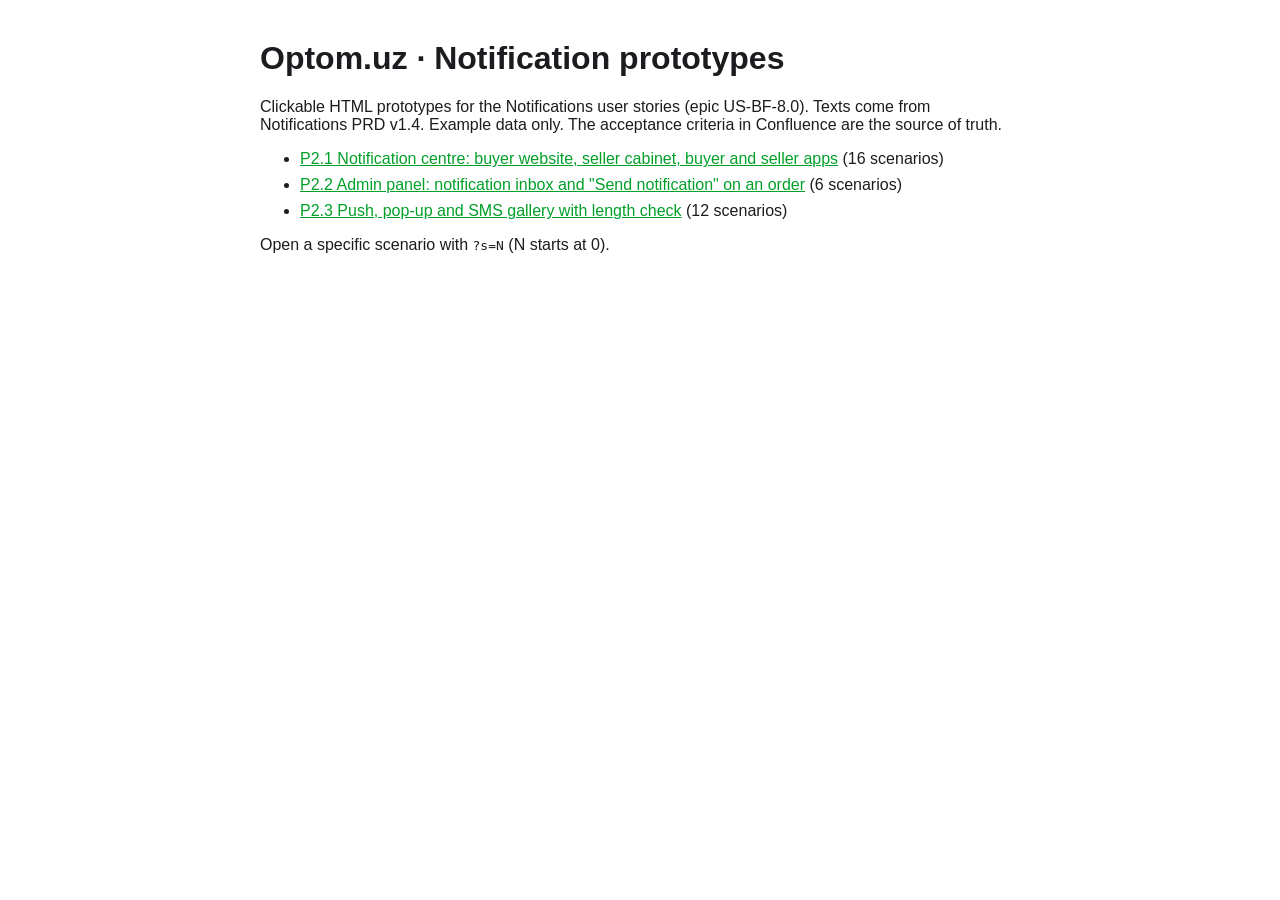
<file: index.html>
<!doctype html><html lang="en"><head><meta charset="utf-8"><meta name="robots" content="noindex,nofollow"><meta name="viewport" content="width=device-width,initial-scale=1"><title>Optom.uz notification prototypes</title>
<style>body{font-family:-apple-system,Segoe UI,Roboto,sans-serif;max-width:760px;margin:40px auto;padding:0 16px;color:#1b1c1f}a{color:#00a028}li{margin:8px 0}</style></head><body>
<h1>Optom.uz · Notification prototypes</h1><p>Clickable HTML prototypes for the Notifications user stories (epic US-BF-8.0). Texts come from Notifications PRD v1.4. Example data only. The acceptance criteria in Confluence are the source of truth.</p>
<ul><li><a href="p2-1-notification-centre.html">P2.1 Notification centre: buyer website, seller cabinet, buyer and seller apps</a> (16 scenarios)</li>
<li><a href="p2-2-admin-inbox.html">P2.2 Admin panel: notification inbox and "Send notification" on an order</a> (6 scenarios)</li>
<li><a href="p2-3-push-gallery.html">P2.3 Push, pop-up and SMS gallery with length check</a> (12 scenarios)</li></ul>
<p>Open a specific scenario with <code>?s=N</code> (N starts at 0).</p></body></html>
</file>
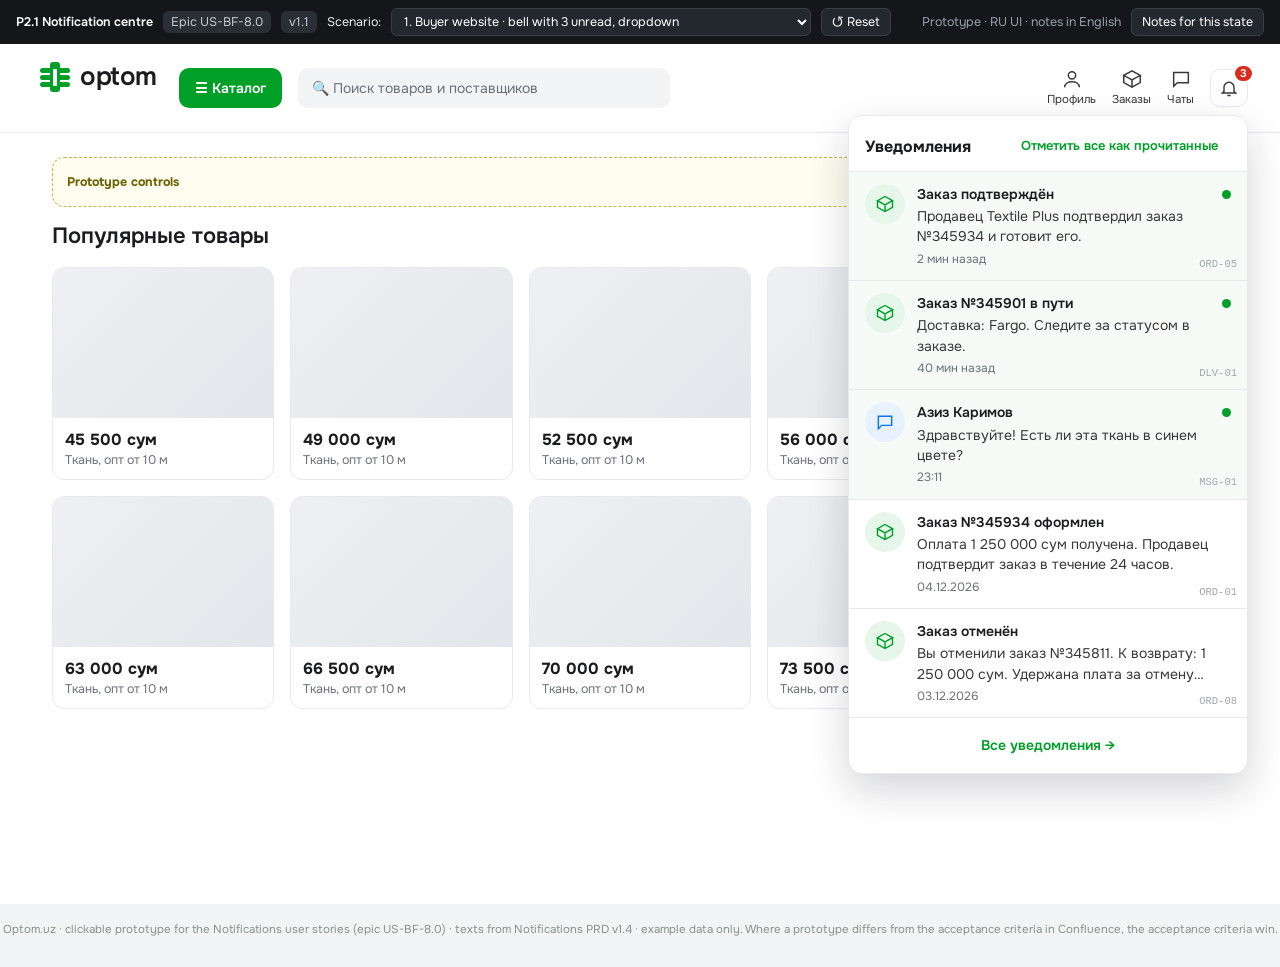
<file: p2-1-notification-centre.html>
<!doctype html>
<html lang="ru"><head><meta charset="utf-8"><meta name="robots" content="noindex,nofollow"><meta name="viewport" content="width=device-width,initial-scale=1">
<title>P2.1 Notification centre</title>
<link rel="preconnect" href="https://fonts.googleapis.com"><link href="https://fonts.googleapis.com/css2?family=Onest:wght@400;500;600;700&display=swap" rel="stylesheet">
<style>/* Optom.uz prototype base — colours and components taken from the Figma exports (Seller website, Buyer website, Super Admin Old) */
:root{
  --green:#00a028; --green-600:#008a22; --green-50:#e6f6ea; --green-100:#cdeed5;
  --ink:#1b1c1f; --ink-2:#38383b; --muted:#6b7079; --muted-2:#8b9189; --line:#e7e9ec; --line-2:#d9dce1;
  --bg:#f3f4f6; --card:#ffffff; --red:#d92d20; --red-50:#fdecec; --amber:#ca8504; --amber-50:#fef7c3;
  --blue:#0c75ed; --blue-50:#e8f2fe; --violet:#7a5af8; --violet-50:#f1edff;
  --radius:12px; --radius-sm:8px;
  --font:"Onest",-apple-system,BlinkMacSystemFont,"Segoe UI",Roboto,sans-serif;
}
*{box-sizing:border-box}
html,body{margin:0;padding:0}
body{font-family:var(--font);font-size:14px;line-height:1.45;color:var(--ink);background:var(--bg)}
button,input,select,textarea{font:inherit;color:inherit}
a{color:var(--green);text-decoration:none}
/* ---- prototype harness bar ---- */
.pbar{position:sticky;top:0;z-index:50;display:flex;flex-wrap:wrap;align-items:center;gap:10px;padding:8px 16px;background:#14161a;color:#e9ecef;font-size:12.5px}
.pbar b{color:#fff;font-weight:600}
.pbar .tag{background:#2a2e35;border-radius:6px;padding:2px 8px;color:#c6cbd2}
.pbar select{background:#23272e;border:1px solid #3a3f47;border-radius:6px;color:#fff;padding:4px 8px;max-width:420px}
.pbar .sp{flex:1}
.pbar button{background:#23272e;border:1px solid #3a3f47;border-radius:6px;color:#fff;padding:4px 10px;cursor:pointer}
.pbar button.on{background:var(--green);border-color:var(--green)}
.notes{position:fixed;right:16px;bottom:16px;width:380px;max-height:60vh;overflow:auto;z-index:60;background:#fffef5;border:1px solid #eadf9f;border-radius:12px;box-shadow:0 12px 30px rgba(0,0,0,.18);padding:14px 16px;font-size:12.5px;display:none}
.notes.show{display:block}
.notes h4{margin:0 0 6px;font-size:13px}
.notes ul{margin:4px 0 0 16px;padding:0}
.notes li{margin:3px 0}
.notes .src{color:#6b6200;font-size:11.5px;margin-top:8px}
/* ---- seller / admin shell ---- */
.shell{display:grid;grid-template-columns:232px 1fr;min-height:calc(100vh - 40px)}
.side{padding:18px 14px;display:flex;flex-direction:column;gap:2px}
.logo{display:flex;align-items:center;gap:8px;font-weight:600;font-size:26px;letter-spacing:-.5px;margin:0 6px 22px;color:var(--ink)}
.logo svg{flex:none}
.side .grp{font-size:11px;font-weight:600;color:var(--muted);letter-spacing:.04em;text-transform:uppercase;margin:14px 10px 6px}
.nav{display:flex;align-items:center;gap:10px;padding:9px 10px;border-radius:10px;color:var(--ink-2);cursor:default}
.nav.on{background:#fff;box-shadow:0 1px 2px rgba(0,0,0,.05);color:var(--ink);font-weight:500}
.nav svg{width:18px;height:18px;stroke:currentColor;fill:none;stroke-width:1.6;opacity:.8}
.side .me{margin-top:auto;background:#fff;border-radius:12px;padding:10px;display:flex;gap:10px;align-items:center}
.ava{width:34px;height:34px;border-radius:50%;background:#d7dbe0;display:grid;place-items:center;font-weight:600;color:#555;flex:none}
.me small{display:block;color:var(--green);font-size:12px}
.main{padding:16px 24px 40px 8px;min-width:0}
.top{display:flex;align-items:center;gap:10px;margin-bottom:14px}
.iconbtn{width:34px;height:34px;border-radius:9px;background:#fff;border:1px solid var(--line);display:grid;place-items:center}
.crumbs{color:var(--muted);font-size:13px;display:flex;gap:8px;align-items:center}
.crumbs b{color:var(--ink);font-weight:500}
.top .sp{flex:1}
.lang{background:#fff;border:1px solid var(--line);border-radius:9px;padding:6px 12px;font-size:13px}
.h1{font-size:26px;font-weight:600;margin:6px 0 14px;display:flex;align-items:center;gap:10px}
/* ---- components ---- */
.card{background:var(--card);border-radius:var(--radius);padding:20px 22px;box-shadow:0 1px 2px rgba(16,24,40,.04)}
.card+.card{margin-top:12px}
.card h3{margin:0 0 4px;font-size:18px;font-weight:600}
.sub{color:var(--muted);margin:0}
.row{display:flex;gap:12px;align-items:center}
.grid2{display:grid;grid-template-columns:1fr 1fr;gap:14px}
.sec{display:grid;grid-template-columns:240px 1fr;gap:24px;padding:20px 0;border-top:1px solid var(--line)}
.sec>.lbl{font-weight:600}
.sec>.lbl .sub{font-weight:400;font-size:13px;margin-top:4px}
.field{display:flex;flex-direction:column;gap:6px;margin-bottom:14px}
.field label{font-size:13px;font-weight:500}
.inp{border:1px solid var(--line-2);border-radius:10px;padding:10px 12px;background:#fff;outline:none;width:100%}
.inp:focus{border-color:var(--green);box-shadow:0 0 0 3px var(--green-50)}
.inp.err{border-color:var(--red)}
.inp[disabled]{background:#f6f7f9;color:var(--muted)}
.err-t{color:var(--red);font-size:12.5px}
.hint{color:var(--muted);font-size:12.5px}
.btn{border:1px solid transparent;border-radius:10px;padding:10px 18px;font-weight:600;cursor:pointer;display:inline-flex;align-items:center;gap:8px;white-space:nowrap}
.btn.pri{background:var(--green);color:#fff}
.btn.pri:hover{background:var(--green-600)}
.btn.pri[disabled]{background:#9fd8ad;cursor:not-allowed}
.btn.out{background:#fff;border-color:var(--line-2);color:var(--ink)}
.btn.soft{background:var(--green-50);color:var(--green)}
.btn.dan{background:var(--red-50);color:var(--red)}
.btn.danfill{background:var(--red);color:#fff}
.btn.link{background:none;padding:6px 4px;color:var(--green)}
.btn.sm{padding:6px 12px;font-size:13px;border-radius:8px}
.btn[disabled]{opacity:.55;cursor:not-allowed}
.pill{display:inline-flex;align-items:center;gap:6px;border-radius:8px;padding:3px 9px;font-size:12.5px;font-weight:500;border:1px solid transparent}
.pill::before{content:"";width:6px;height:6px;border-radius:50%;background:currentColor}
.pill.g{background:var(--green-50);color:var(--green);border-color:var(--green-100)}
.pill.v{background:var(--violet-50);color:var(--violet);border-color:#ddd3ff}
.pill.a{background:#fff6e0;color:#b54708;border-color:#fde7b0}
.pill.r{background:var(--red-50);color:var(--red);border-color:#f9c9c4}
.pill.n{background:#f1f2f4;color:var(--ink-2);border-color:var(--line)}
.pill.b{background:var(--blue-50);color:var(--blue);border-color:#c9e0fd}
.alert{border-radius:12px;padding:14px 16px;display:flex;gap:12px;align-items:flex-start;border-left:4px solid}
.alert .ic{width:22px;height:22px;border-radius:50%;display:grid;place-items:center;color:#fff;font-weight:700;font-size:13px;flex:none}
.alert.w{background:var(--amber-50);border-color:var(--amber)} .alert.w .ic{background:var(--amber)}
.alert.e{background:var(--red-50);border-color:var(--red)} .alert.e .ic{background:var(--red)}
.alert.i{background:var(--blue-50);border-color:var(--blue)} .alert.i .ic{background:var(--blue)}
.alert.s{background:var(--green-50);border-color:var(--green)} .alert.s .ic{background:var(--green)}
.alert b{display:block;margin-bottom:2px}
.toggle{position:relative;width:40px;height:22px;border-radius:12px;background:#d0d4da;border:none;cursor:pointer;flex:none;transition:.15s}
.toggle::after{content:"";position:absolute;top:3px;left:3px;width:16px;height:16px;border-radius:50%;background:#fff;transition:.15s;box-shadow:0 1px 2px rgba(0,0,0,.2)}
.toggle.on{background:var(--green)}
.toggle.on::after{left:21px}
.toggle[disabled]{opacity:.45;cursor:not-allowed}
.chk{display:flex;gap:10px;align-items:flex-start;cursor:pointer;margin:8px 0}
.chk input{width:18px;height:18px;accent-color:var(--green);margin-top:2px;flex:none}
table.t{width:100%;border-collapse:collapse}
table.t th{background:#f6f7f9;text-align:left;font-size:12.5px;font-weight:500;color:var(--muted);padding:10px 12px}
table.t td{border-top:1px solid var(--line);padding:12px;vertical-align:middle}
.kv{display:flex;gap:10px;padding:12px 0;border-top:1px solid var(--line);align-items:flex-start}
.kv:first-of-type{border-top:none}
.kv .k{color:var(--muted)}
.kv svg{width:20px;height:20px;stroke:var(--muted);fill:none;stroke-width:1.6;flex:none;margin-top:1px}
.modal-bg{position:fixed;inset:0;background:rgba(16,18,22,.45);display:grid;place-items:center;z-index:40;padding:20px}
.modal{background:#fff;border-radius:16px;width:min(560px,100%);max-height:90vh;overflow:auto;padding:22px 24px;box-shadow:0 20px 50px rgba(0,0,0,.25)}
.modal h3{margin:0 0 6px;font-size:19px}
.modal .acts{display:flex;justify-content:flex-end;gap:10px;margin-top:18px}
.toast{position:fixed;left:50%;bottom:24px;transform:translateX(-50%);background:#1b1c1f;color:#fff;border-radius:10px;padding:10px 16px;z-index:70;box-shadow:0 10px 30px rgba(0,0,0,.25);font-size:13.5px}
.digits{display:flex;gap:6px;align-items:flex-end}
.digit{background:#eceef1;border-radius:10px;width:42px;height:52px;display:grid;place-items:center;font-size:24px;font-weight:600}
.dsep{font-size:24px;font-weight:600;padding:0 4px 12px}
.ycard{border:1.5px solid var(--line-2);border-radius:12px;padding:12px 14px;display:flex;gap:12px;align-items:center;cursor:pointer;background:#fff}
.ycard.on{border-color:var(--green);background:var(--green-50)}
.ycard .r{width:18px;height:18px;border-radius:50%;border:2px solid var(--line-2);flex:none}
.ycard.on .r{border:5px solid var(--green)}
.ycard[aria-disabled=true]{opacity:.5;cursor:not-allowed}
.yglogo{font-weight:700;letter-spacing:-.3px}
.yglogo i{font-style:italic;font-weight:800}
.code-big{font-size:30px;letter-spacing:6px;font-weight:700;background:#f6f7f9;border-radius:10px;padding:8px 14px;display:inline-block}
.steps{display:flex;justify-content:space-between;position:relative;margin:6px 0 4px}
.steps::before{content:"";position:absolute;left:20px;right:20px;top:17px;height:2px;background:var(--line)}
.step{position:relative;text-align:center;flex:1;color:var(--muted);font-size:13px}
.step .dot{width:36px;height:36px;border-radius:10px;margin:0 auto 6px;background:#fff;border:1.5px solid var(--line-2);display:grid;place-items:center}
.step.on{color:var(--green);font-weight:500}
.step.on .dot{background:var(--green-50);border-color:var(--green)}
.timeline .it{display:flex;gap:12px;padding:8px 0}
.timeline .it .d{width:30px;height:30px;border-radius:50%;background:#f1f2f4;display:grid;place-items:center;flex:none;font-size:13px}
.timeline .it small{display:block;color:var(--muted)}
.muted{color:var(--muted)}
.small{font-size:12.5px}
.mt8{margin-top:8px}.mt12{margin-top:12px}.mt16{margin-top:16px}.mb0{margin-bottom:0}
.spin{width:16px;height:16px;border:2px solid #c8ead1;border-top-color:var(--green);border-radius:50%;animation:sp 0.8s linear infinite;display:inline-block}
@keyframes sp{to{transform:rotate(360deg)}}
.ann{outline:2px dashed #f0b400;outline-offset:3px;border-radius:12px}

/* ---- notification centre components (proposal; follows the buyer mobile "Уведомления" design) ---- */
.bellwrap{position:relative}
.bell{position:relative;width:38px;height:38px;border-radius:10px;background:#fff;border:1px solid var(--line);display:grid;place-items:center;cursor:pointer}
.bell svg{width:20px;height:20px;stroke:#38383b;fill:none;stroke-width:1.7}
.badge{position:absolute;top:-6px;right:-7px;min-width:19px;height:19px;padding:0 5px;border-radius:10px;background:var(--red);color:#fff;font-size:11px;font-weight:600;display:grid;place-items:center;border:2px solid #fff}
.dd{position:absolute;right:0;top:46px;width:400px;background:#fff;border-radius:14px;box-shadow:0 16px 40px rgba(16,24,40,.18);border:1px solid var(--line);z-index:30;overflow:hidden}
.dd .hd{display:flex;align-items:center;justify-content:space-between;padding:14px 16px 8px}
.dd .hd b{font-size:16px}
.dd .ft{display:flex;justify-content:center;padding:10px;border-top:1px solid var(--line)}
.ni{display:flex;gap:12px;padding:12px 16px;cursor:pointer;position:relative;border-top:1px solid var(--line)}
.ni:hover{background:#f8f9fa}
.ni.unread{background:#f6fbf7}
.ni .gi{width:40px;height:40px;border-radius:50%;display:grid;place-items:center;flex:none}
.ni .gi svg{width:20px;height:20px;fill:none;stroke-width:1.7}
.gi.o{background:var(--green-50)} .gi.o svg{stroke:var(--green)}
.gi.m{background:var(--blue-50)} .gi.m svg{stroke:var(--blue)}
.gi.s{background:#f1f2f4} .gi.s svg{stroke:#555}
.gi.w{background:var(--red-50)} .gi.w svg{stroke:var(--red)}
.gi.a{background:var(--violet-50)} .gi.a svg{stroke:var(--violet)}
.ni .bd{flex:1;min-width:0}
.ni .tt{font-weight:600;white-space:nowrap;overflow:hidden;text-overflow:ellipsis}
.ni .tx{color:var(--ink-2);display:-webkit-box;-webkit-line-clamp:2;-webkit-box-orient:vertical;overflow:hidden;margin-top:2px}
.ni .tm{color:var(--muted);font-size:12px;margin-top:4px}
.ni .ud{width:9px;height:9px;border-radius:50%;background:var(--green);flex:none;margin-top:6px}
.ni .cid{position:absolute;right:10px;bottom:8px;font-size:10.5px;color:#a0a6ae;font-family:ui-monospace,Menlo,monospace}
.ni .acts{display:flex;gap:8px;margin-top:8px}
.tabs{display:flex;gap:6px;border-bottom:1px solid var(--line);margin-bottom:0}
.tab{padding:10px 14px;cursor:pointer;color:var(--muted);border-bottom:2px solid transparent;margin-bottom:-1px;font-weight:500}
.tab.on{color:var(--ink);border-bottom-color:var(--green)}
.tab .c{background:var(--green);color:#fff;border-radius:9px;padding:0 6px;font-size:11.5px;margin-left:6px}
.empty{padding:48px 20px;text-align:center;color:var(--muted)}
.empty .eic{width:64px;height:64px;border-radius:50%;background:#f1f2f4;display:grid;place-items:center;margin:0 auto 12px}
.empty .eic svg{width:30px;height:30px;stroke:#9aa0a8;fill:none;stroke-width:1.6}
/* web pop-up (toast with title, text, first button) */
.npop{position:fixed;top:56px;right:20px;width:360px;background:#fff;border-radius:14px;box-shadow:0 16px 40px rgba(16,24,40,.22);border:1px solid var(--line);z-index:65;padding:14px 16px;display:flex;gap:12px;animation:pin .25s ease}
.npop .x{position:absolute;top:8px;right:10px;cursor:pointer;color:var(--muted);font-size:18px;line-height:1}
.npop .bar{position:absolute;left:0;bottom:0;height:3px;background:var(--green);animation:pbar 5s linear forwards;border-radius:0 0 0 14px}
@keyframes pin{from{transform:translateY(-10px);opacity:0}to{transform:none;opacity:1}}
@keyframes pbar{from{width:100%}to{width:0}}
/* buyer website header */
.bweb{background:#fff;min-height:calc(100vh - 40px)}
.bhead{display:flex;align-items:center;gap:16px;padding:14px 32px;border-bottom:1px solid var(--line);background:#fff;position:sticky;top:40px;z-index:20}
.bsearch{flex:1;max-width:560px;display:flex;align-items:center;gap:8px;background:#f3f4f6;border-radius:10px;padding:10px 14px;color:var(--muted)}
.bcat{background:var(--green);color:#fff;border-radius:10px;padding:10px 16px;font-weight:600}
.hic{display:flex;flex-direction:column;align-items:center;font-size:11.5px;color:var(--ink-2);gap:2px;cursor:pointer;position:relative}
.hic svg{width:22px;height:22px;stroke:#38383b;fill:none;stroke-width:1.6}
.bbody{padding:24px 32px;max-width:1240px;margin:0 auto}
.prodgrid{display:grid;grid-template-columns:repeat(5,1fr);gap:16px}
.pcard{background:#fff;border:1px solid var(--line);border-radius:12px;overflow:hidden}
.pimg{height:150px;background:linear-gradient(135deg,#eef0f3,#e3e6ea)}
.pcard .pi{padding:10px 12px}
.pcard .pp{font-weight:700;font-size:16px}
.prof{display:grid;grid-template-columns:260px 1fr;gap:24px}
.pside{background:#fff;border:1px solid var(--line);border-radius:14px;padding:10px}
.pside .nav{cursor:pointer}
/* mobile frame */
.phonewrap{display:flex;gap:28px;justify-content:center;padding:24px;flex-wrap:wrap}
.phone{width:375px;height:780px;border-radius:44px;background:#111;padding:12px;box-shadow:0 20px 50px rgba(0,0,0,.25);flex:none}
.scr{width:100%;height:100%;border-radius:34px;background:#fff;overflow:hidden;position:relative;display:flex;flex-direction:column}
.sbar{height:44px;display:flex;justify-content:space-between;align-items:center;padding:0 26px;font-weight:600;font-size:14px;flex:none}
.mhead{display:flex;align-items:center;gap:10px;padding:6px 16px 10px;flex:none}
.mhead b{font-size:20px;flex:1}
.mbody{flex:1;overflow:auto}
.mtabbar{display:flex;justify-content:space-around;border-top:1px solid var(--line);padding:8px 0 22px;font-size:10.5px;color:var(--muted);flex:none}
.mtabbar div{display:flex;flex-direction:column;align-items:center;gap:2px}
.mtabbar svg{width:22px;height:22px;stroke:#8b9189;fill:none;stroke-width:1.6}
.mtabbar .on{color:var(--green)} .mtabbar .on svg{stroke:var(--green)}
.pushb{position:absolute;top:46px;left:10px;right:10px;background:rgba(245,245,247,.97);border-radius:18px;padding:10px 12px;box-shadow:0 8px 24px rgba(0,0,0,.18);z-index:5;cursor:pointer;animation:pin .3s ease}
.pushb .ph{display:flex;align-items:center;gap:6px;font-size:12px;color:#555}
.pushb .ph i{width:18px;height:18px;border-radius:5px;background:var(--green);display:inline-block}
.pushb b{display:block;font-size:14px;margin-top:2px}
.pushb span{font-size:13.5px;color:#222}
/* prototype controls */
.pctl{border:1.5px dashed #c9b44a;background:#fffdf0;border-radius:12px;padding:10px 14px;font-size:12.5px;display:flex;gap:8px;align-items:center;flex-wrap:wrap;margin-bottom:14px}
.pctl b{color:#6b6200}
.pctl .btn{font-size:12.5px;padding:5px 10px;border-radius:8px}
.lbox{display:flex;gap:6px}
.lbox span{padding:4px 10px;border-radius:8px;border:1px solid var(--line-2);cursor:pointer;background:#fff}
.lbox span.on{background:var(--ink);color:#fff;border-color:var(--ink)}
.tl{border-left:2px solid var(--line);margin-left:8px;padding-left:16px}
.tl .ev{position:relative;padding:8px 0}
.tl .ev::before{content:"";position:absolute;left:-23px;top:13px;width:12px;height:12px;border-radius:50%;background:#fff;border:2px solid var(--line-2)}
.tl .ev.sent::before{background:var(--green);border-color:var(--green)}
.tl .ev.cxl::before{background:#fff;border-color:var(--muted)}
.tl .ev.due::before{background:#fff;border-color:var(--amber)}
.mono{font-family:ui-monospace,Menlo,monospace;font-size:12px}
</style></head><body>
<div id="app"></div><p style="text-align:center;color:#8b9189;font-size:11.5px;margin:18px 0 28px">Optom.uz · clickable prototype for the Notifications user stories (epic US-BF-8.0) · texts from Notifications PRD v1.4 · example data only. Where a prototype differs from the acceptance criteria in Confluence, the acceptance criteria win.</p>
<script>// Prototype harness: scenario picker, notes panel, toasts, icons, seller shell
const $ = (s, r = document) => r.querySelector(s);
const esc = s => String(s).replace(/[&<>"]/g, c => ({ "&": "&amp;", "<": "&lt;", ">": "&gt;", '"': "&quot;" }[c]));
const som = n => Math.round(n).toLocaleString("ru-RU").replace(/,/g, " ") + " сум";
const ICON = {
  chart: '<svg viewBox="0 0 24 24"><path d="M4 20V10M10 20V4M16 20v-7M22 20H2"/></svg>',
  box: '<svg viewBox="0 0 24 24"><path d="M21 8l-9-5-9 5 9 5 9-5zM3 8v8l9 5 9-5V8M12 13v8"/></svg>',
  list: '<svg viewBox="0 0 24 24"><rect x="4" y="3" width="16" height="18" rx="2"/><path d="M8 8h8M8 12h8M8 16h5"/></svg>',
  chat: '<svg viewBox="0 0 24 24"><path d="M4 5h16v11H8l-4 4z"/></svg>',
  users: '<svg viewBox="0 0 24 24"><circle cx="9" cy="8" r="3"/><path d="M3 20c0-3 3-5 6-5s6 2 6 5M16 11a3 3 0 1 0 0-6M21 20c0-2-1.5-4-4-4.6"/></svg>',
  store: '<svg viewBox="0 0 24 24"><path d="M3 9l2-5h14l2 5M4 9v11h16V9M3 9h18M9 20v-6h6v6"/></svg>',
  gear: '<svg viewBox="0 0 24 24"><circle cx="12" cy="12" r="3"/><path d="M12 2v3M12 19v3M4.2 4.2l2.1 2.1M17.7 17.7l2.1 2.1M2 12h3M19 12h3M4.2 19.8l2.1-2.1M17.7 6.3l2.1-2.1"/></svg>',
  spark: '<svg viewBox="0 0 24 24"><path d="M12 3l2 6 6 2-6 2-2 6-2-6-6-2 6-2z"/></svg>',
  truck: '<svg viewBox="0 0 24 24"><path d="M2 6h12v10H2zM14 10h4l3 3v3h-7"/><circle cx="6" cy="18" r="2"/><circle cx="17" cy="18" r="2"/></svg>',
  pin: '<svg viewBox="0 0 24 24"><path d="M12 22s7-7 7-12a7 7 0 1 0-14 0c0 5 7 12 7 12z"/><circle cx="12" cy="10" r="2.5"/></svg>',
  phone: '<svg viewBox="0 0 24 24"><path d="M5 3h4l2 5-3 2a12 12 0 0 0 6 6l2-3 5 2v4a2 2 0 0 1-2 2A18 18 0 0 1 3 5a2 2 0 0 1 2-2z"/></svg>',
  cal: '<svg viewBox="0 0 24 24"><rect x="3" y="5" width="18" height="16" rx="2"/><path d="M3 10h18M8 3v4M16 3v4"/></svg>',
  card: '<svg viewBox="0 0 24 24"><rect x="2" y="5" width="20" height="14" rx="2"/><path d="M2 10h20"/></svg>',
  msg: '<svg viewBox="0 0 24 24"><path d="M4 5h16v11H8l-4 4z"/></svg>',
  user: '<svg viewBox="0 0 24 24"><circle cx="12" cy="8" r="4"/><path d="M4 21c0-4 4-6 8-6s8 2 8 6"/></svg>',
  bell: '<svg viewBox="0 0 24 24"><path d="M6 16V11a6 6 0 0 1 12 0v5l2 2H4zM10 21h4"/></svg>',
  globe: '<svg viewBox="0 0 24 24"><circle cx="12" cy="12" r="9"/><path d="M3 12h18M12 3c3 3 3 15 0 18M12 3c-3 3-3 15 0 18"/></svg>',
  side: '<svg viewBox="0 0 24 24"><rect x="3" y="4" width="18" height="16" rx="2"/><path d="M9 4v16"/></svg>',
};
const LOGO = '<span class="logo"><svg width="34" height="34" viewBox="0 0 34 34"><rect x="12" y="2" width="10" height="30" rx="3" fill="#00a028"/><rect x="2" y="8" width="30" height="5" rx="2.5" fill="#00a028"/><rect x="2" y="15" width="30" height="5" rx="2.5" fill="#00a028"/><rect x="2" y="22" width="30" height="5" rx="2.5" fill="#00a028"/><rect x="15" y="9" width="4" height="17" rx="1" fill="#fff"/></svg>optom</span>';
const YG = '<span class="yglogo">Yandex <i>Go</i></span>';
const FARGO = '<span style="font-weight:800;font-style:italic;letter-spacing:-.5px"><span style="color:#e3262e">◤</span> FARGO</span>';

function sellerShell(active, crumbs, content) {
  const nav = (k, ic, t) => `<div class="nav ${active === k ? "on" : ""}">${ICON[ic]}${t}</div>`;
  return `<div class="shell"><aside class="side">${LOGO}
    <div class="grp">Основное</div>${nav("an", "chart", "Аналитика")}${nav("pr", "box", "Товары")}${nav("or", "list", "Заказы")}${nav("ch", "chat", "Чаты")}
    <div class="grp">Организация</div>${nav("em", "users", "Сотрудники")}${nav("br", "store", "Филиалы")}
    <div class="grp">Система</div>${nav("se", "gear", "Настройки")}${nav("ta", "spark", "Тарифы")}
    <div class="me"><span class="ava">НА</span><div><b style="font-weight:600">Николаев А. Д.</b><small>● Подтвержден</small></div></div></aside>
    <main class="main"><div class="top"><span class="iconbtn">${ICON.side.replace("<svg", '<svg width="18" height="18" fill="none" stroke="#38383b"')}</span><div class="crumbs">${crumbs}</div><span class="sp"></span><span class="iconbtn">${ICON.bell.replace("<svg", '<svg width="18" height="18" fill="none" stroke="#38383b"')}</span><span class="lang">Русский ▾</span></div>${content}</main></div>`;
}

// ---- harness ----
const H = { scen: [], cur: null, notesOn: false };
function harness(meta, scenarios) {
  H.scen = scenarios;
  const bar = document.createElement("div"); bar.className = "pbar";
  bar.innerHTML = `<b>${esc(meta.title)}</b><span class="tag">${esc(meta.stories)}</span><span class="tag">v${meta.version}</span>
    <span>Scenario:</span><select id="scen">${scenarios.map((s, i) => `<option value="${i}">${i + 1}. ${esc(s.label)}</option>`).join("")}</select>
    <button id="reset" title="Reset the current scenario">↺ Reset</button><span class="sp"></span>
    <span style="color:#9aa1ab">Prototype · RU UI · notes in English</span>
    <button id="ntoggle">Notes for this state</button>`;
  document.body.prepend(bar);
  const notes = document.createElement("div"); notes.className = "notes"; notes.id = "notes"; document.body.append(notes);
  $("#scen").onchange = e => go(+e.target.value);
  $("#reset").onclick = () => go(+$("#scen").value);
  $("#ntoggle").onclick = () => { H.notesOn = !H.notesOn; notes.classList.toggle("show", H.notesOn); $("#ntoggle").classList.toggle("on", H.notesOn); };
  const q = new URLSearchParams(location.hash.slice(1)), qs = new URLSearchParams(location.search); go(+(q.get("s") || qs.get("s") || 0));
}
function go(i) {
  const s = H.scen[i]; if (!s) return; H.cur = s; $("#scen").value = i; history.replaceState(null, "", "#s=" + i);
  s.apply(); setNotes(s.notes, s.src);
}
function setNotes(list, src) {
  $("#notes").innerHTML = `<h4>What this state shows</h4><ul>${(list || []).map(n => `<li>${n}</li>`).join("")}</ul>${src ? `<div class="src">${src}</div>` : ""}`;
}
let toastT;
function toast(t) { let el = $(".toast"); if (!el) { el = document.createElement("div"); el.className = "toast"; document.body.append(el); } el.textContent = t; el.style.display = "block"; clearTimeout(toastT); toastT = setTimeout(() => el.style.display = "none", 3200); }
function modal(html) { closeModal(); const bg = document.createElement("div"); bg.className = "modal-bg"; bg.id = "mbg"; bg.innerHTML = `<div class="modal">${html}</div>`; document.body.append(bg); return bg; }
function closeModal() { const m = $("#mbg"); if (m) m.remove(); }

// When embedded in a narrow frame (e.g. Confluence iFrame), scale the desktop layout down to fit
(function fitFrame() {
  if (window === window.top) return;
  const apply = () => { const w = document.documentElement.clientWidth; document.documentElement.style.zoom = w < 1280 ? (w / 1280).toFixed(3) : ""; };
  apply(); window.addEventListener("resize", apply);
})();


const CAT = {"ACC-01": {"g": "Service (can't turn off)", "r": "MVP", "cta": "No", "ch": "—", "pp": "—", "oc": "SMS (Eskiz) or e-mail", "trig": "A one-time code is requested: sign-up, sign-in, password reset or phone/e-mail change", "en": "SMS: Optom.uz: your code is {code}. Do not share it with anyone. Valid for {minutes} min.", "uz": "SMS: Optom.uz: tasdiqlash kodingiz {code}. Uni hech kimga bermang. {minutes} daqiqa amal qiladi.", "ru": "SMS: Optom.uz: ваш код {code}. Никому его не сообщайте. Действует {minutes} мин."}, "ACC-02": {"g": "Service (can't turn off)", "r": "MVP", "cta": "Button \"Contact support\" → support chat", "ch": "Web + Mobile", "pp": "Push + Pull", "oc": "E-mail if the user has one", "trig": "The account password is changed", "en": "Password changed\nYour Optom.uz password was changed. If it was not you, contact support now.", "uz": "Parol o‘zgartirildi\nOptom.uz parolingiz o‘zgartirildi. Agar bu siz bo‘lmasangiz, darhol yordam xizmatiga yozing.", "ru": "Пароль изменён\nПароль от Optom.uz изменён. Если это были не вы, срочно напишите в поддержку."}, "ACC-03": {"g": "Service (can't turn off)", "r": "Later", "cta": "Button \"Change password\" → Security settings", "ch": "Web + Mobile", "pp": "Push + Pull", "oc": "—", "trig": "Sign-in from a device that has not been used for this account before", "en": "New sign-in to your account\nSign-in from {device} at {time}. Not you? Change your password.", "uz": "Hisobingizga yangi kirish\n{time} da {device} qurilmasidan kirildi. Siz emasmisiz? Parolni o‘zgartiring.", "ru": "Новый вход в аккаунт\nВход с устройства {device} в {time}. Это не вы? Смените пароль."}, "ACC-04": {"g": "Service", "r": "MVP", "cta": "Link → Application status", "ch": "Web + Mobile", "pp": "Push + Pull", "oc": "—", "trig": "A seller submits the registration application (documents) for verification", "en": "Application received\nWe are checking your documents. This usually takes up to {hours} hours.", "uz": "Ariza qabul qilindi\nHujjatlaringizni tekshiryapmiz. Bu odatda {hours} soatgacha davom etadi.", "ru": "Заявка получена\nМы проверяем ваши документы. Обычно это занимает до {hours} ч."}, "ACC-05": {"g": "Service (can't turn off)", "r": "MVP", "cta": "Button \"Add product\" → Add product", "ch": "Web + Mobile", "pp": "Push + Pull", "oc": "E-mail if confirmed (N7)", "trig": "A moderator approves the seller (seller moderation)", "en": "Your store is approved\nYou can now add products and accept orders on Optom.uz.", "uz": "Do‘koningiz tasdiqlandi\nEndi Optom.uz’da mahsulot qo‘shishingiz va buyurtmalarni qabul qilishingiz mumkin.", "ru": "Магазин одобрен\nТеперь вы можете добавлять товары и принимать заказы на Optom.uz."}, "ACC-06": {"g": "Service (can't turn off)", "r": "MVP", "cta": "Button \"Edit application\" → Registration form", "ch": "Web + Mobile", "pp": "Push + Pull", "oc": "E-mail if confirmed (N7)", "trig": "A moderator rejects the seller application with a reason", "en": "Application rejected\nReason: {reason}. Correct the data and send the application again.", "uz": "Ariza rad etildi\nSabab: {reason}. Ma’lumotlarni tuzating va arizani qayta yuboring.", "ru": "Заявка отклонена\nПричина: {reason}. Исправьте данные и отправьте заявку снова."}, "ACC-07": {"g": "Service (can't turn off)", "r": "Later", "cta": "No (the user cannot sign in)", "ch": "Mobile", "pp": "Push only", "oc": "SMS", "trig": "An admin blocks the user", "en": "Account blocked\nYour Optom.uz account was blocked: {reason}. Contact support for details.", "uz": "Hisob bloklandi\nOptom.uz hisobingiz bloklandi: {reason}. Batafsil: yordam xizmati.", "ru": "Аккаунт заблокирован\nВаш аккаунт Optom.uz заблокирован: {reason}. Подробности — в поддержке."}, "ACC-08": {"g": "Service (can't turn off)", "r": "Later", "cta": "Link → Home page", "ch": "Web + Mobile", "pp": "Push + Pull", "oc": "SMS", "trig": "An admin unblocks the user", "en": "Account restored\nYour Optom.uz account is active again.", "uz": "Hisob tiklandi\nOptom.uz hisobingiz yana faol.", "ru": "Аккаунт восстановлен\nВаш аккаунт Optom.uz снова активен."}, "ACC-09": {"g": "Service (can't turn off)", "r": "With seller roles", "cta": "Link to the seller app in the SMS", "ch": "—", "pp": "—", "oc": "SMS", "trig": "The store owner adds an employee", "en": "SMS: Optom.uz: you were added to {store} as {role}. Sign in to the seller app with this phone number.", "uz": "SMS: Optom.uz: siz {store} do'koniga {role} sifatida qo'shildingiz. Sotuvchi ilovasiga shu raqam bilan kiring.", "ru": "SMS: Optom.uz: вас добавили в {store} ({role}). Войдите в приложение продавца с этим номером."}, "ACC-10": {"g": "Service (can't turn off)", "r": "With seller roles", "cta": "No", "ch": "Web + Mobile", "pp": "Push + Pull", "oc": "—", "trig": "The store owner changes the role of an employee or removes the employee", "en": "Your access changed\nYour role in {store} is now: {role}.", "uz": "Ruxsatlaringiz o‘zgardi\n{store} do‘konidagi rolingiz endi: {role}.", "ru": "Ваш доступ изменён\nВаша роль в {store}: {role}."}, "ACC-11": {"g": "Service (can't turn off)", "r": "Later", "cta": "Button \"Read the offer\" → Offer page", "ch": "Web + Mobile", "pp": "Push + Pull", "oc": "—", "trig": "A new version of the public offer is published", "en": "Terms updated\nWe updated the public offer. Read it and accept it to keep using Optom.uz.", "uz": "Shartlar yangilandi\nOmmaviy oferta yangilandi. Optom.uz’dan foydalanishni davom ettirish uchun uni o‘qib, qabul qiling.", "ru": "Условия обновлены\nМы обновили публичную оферту. Прочитайте и примите её, чтобы продолжить пользоваться Optom.uz."}, "ORD-01": {"g": "Order updates (can't turn off)", "r": "MVP", "cta": "Button \"Open order\" → Order page", "ch": "Web + Mobile", "pp": "Push + Pull", "oc": "—", "trig": "The buyer pays for the order successfully; the order is placed only at this moment (before payment there is no order and no notification)", "en": "Order #{order_no} placed\nPayment of {amount} so‘m received. The seller will confirm the order within 24 hours.", "uz": "#{order_no} buyurtma rasmiylashtirildi\n{amount} so‘m to‘lov qabul qilindi. Sotuvchi buyurtmani 24 soat ichida tasdiqlaydi.", "ru": "Заказ №{order_no} оформлен\nОплата {amount} сум получена. Продавец подтвердит заказ в течение 24 часов."}, "ORD-05": {"g": "Order updates", "r": "MVP", "cta": "Link → Order page", "ch": "Web + Mobile", "pp": "Push + Pull", "oc": "—", "trig": "The seller confirms the order", "en": "Order confirmed\n{seller_name} confirmed order #{order_no} and is preparing it.", "uz": "Buyurtma tasdiqlandi\n{seller_name} #{order_no} buyurtmani tasdiqladi va tayyorlamoqda.", "ru": "Заказ подтверждён\nПродавец {seller_name} подтвердил заказ №{order_no} и готовит его."}, "ORD-06": {"g": "Order updates (can't turn off)", "r": "MVP", "cta": "Link → Order page", "ch": "Web + Mobile", "pp": "Push + Pull", "oc": "—", "trig": "The seller rejects the order", "en": "Order rejected by the seller\n{seller_name} could not accept order #{order_no}. {amount} so‘m will be refunded to your card.", "uz": "Sotuvchi buyurtmani rad etdi\n{seller_name} #{order_no} buyurtmani qabul qila olmadi. {amount} so‘m kartangizga qaytariladi.", "ru": "Продавец отклонил заказ\n{seller_name} не может принять заказ №{order_no}. {amount} сум вернутся на вашу карту."}, "ORD-07": {"g": "Order updates (can't turn off)", "r": "MVP", "cta": "Button \"Find similar\" → Search by the main product", "ch": "Web + Mobile", "pp": "Push + Pull", "oc": "—", "trig": "The order is cancelled automatically because the seller did not confirm it within 24 hours", "en": "Order cancelled\nThe seller did not confirm order #{order_no} in 24 hours. {amount} so‘m will be refunded.", "uz": "Buyurtma bekor qilindi\nSotuvchi #{order_no} buyurtmani 24 soat ichida tasdiqlamadi. {amount} so‘m qaytariladi.", "ru": "Заказ отменён\nПродавец не подтвердил заказ №{order_no} за 24 часа. Мы вернём {amount} сум."}, "ORD-08": {"g": "Order updates (can't turn off)", "r": "MVP", "cta": "Link → Order page", "ch": "Web + Mobile", "pp": "Push + Pull", "oc": "—", "trig": "The buyer cancels the order (for Yandex Go also: support cancels with the buyer as the cause); [fee] sentence only when a delivery cancellation fee was deducted", "en": "Order cancelled\nYou cancelled order #{order_no}. Refund: {amount} so‘m. [if {fee} > 0:] A delivery cancellation fee of {fee} so‘m was deducted.", "uz": "Buyurtma bekor qilindi\nSiz #{order_no} buyurtmani bekor qildingiz. Qaytariladi: {amount} so‘m. [if {fee} > 0:] Bekor qilish to‘lovi {fee} so‘m ushlab qolindi.", "ru": "Заказ отменён\nВы отменили заказ №{order_no}. К возврату: {amount} сум. [if {fee} > 0:] Удержана плата за отмену доставки: {fee} сум."}, "ORD-09": {"g": "Order updates (can't turn off)", "r": "MVP", "cta": "Link → Order page", "ch": "Web + Mobile", "pp": "Push + Pull", "oc": "—", "trig": "An admin cancels the order", "en": "Order cancelled by Optom.uz\nOrder #{order_no} was cancelled: {reason}. {amount} so‘m will be refunded.", "uz": "Optom.uz buyurtmani bekor qildi\n#{order_no} buyurtma bekor qilindi: {reason}. {amount} so‘m qaytariladi.", "ru": "Заказ отменён Optom.uz\nЗаказ №{order_no} отменён: {reason}. Мы вернём {amount} сум."}, "ORD-10": {"g": "Order updates (can't turn off)", "r": "Later", "cta": "Link → Order page", "ch": "Web + Mobile", "pp": "Push + Pull", "oc": "—", "trig": "The refund for a cancelled order is sent to the card", "en": "Refund sent\n{amount} so‘m for order #{order_no} returned to card *{card_last4}. The bank may take up to {days} days.", "uz": "Pul qaytarildi\n#{order_no} buyurtma uchun {amount} so‘m *{card_last4} kartaga qaytarildi. Bank {days} kungacha vaqt olishi mumkin.", "ru": "Деньги возвращены\n{amount} сум за заказ №{order_no} возвращены на карту *{card_last4}. Банку может потребоваться до {days} дн."}, "ORD-11": {"g": "Order updates", "r": "Later", "cta": "Buttons \"Confirm receipt\" and \"Report a problem\" → Order page", "ch": "Web + Mobile", "pp": "Push + Pull", "oc": "—", "trig": "The order gets the status Delivered (provider, seller delivery) and the buyer has not confirmed receipt", "en": "Did you receive order #{order_no}?\nCheck the goods and confirm receipt. If something is wrong, request a return.", "uz": "#{order_no} buyurtmani oldingizmi?\nMahsulotlarni tekshiring va qabul qilganingizni tasdiqlang. Muammo bo‘lsa, qaytarish so‘rang.", "ru": "Вы получили заказ №{order_no}?\nПроверьте товары и подтвердите получение. Если что-то не так, оформите возврат."}, "ORD-12": {"g": "Order updates", "r": "Later", "cta": "Link → Order page", "ch": "Web + Mobile", "pp": "Push + Pull", "oc": "—", "trig": "The buyer has not confirmed receipt 3 days after delivery or pickup; the order is completed automatically", "en": "Order #{order_no} completed\nWe marked the order as received. You can request a return until {date}.", "uz": "#{order_no} buyurtma yakunlandi\nBuyurtma qabul qilingan deb belgilandi. {date} gacha qaytarish so‘rashingiz mumkin.", "ru": "Заказ №{order_no} завершён\nМы отметили заказ как полученный. Оформить возврат можно до {date}."}, "ORD-13": {"g": "Order updates", "r": "Later", "cta": "Button \"Leave a review\" → Review form", "ch": "Web + Mobile", "pp": "Push + Pull", "oc": "—", "trig": "The order is completed (receipt confirmed or auto-completed) and the buyer has not reviewed its products", "en": "How was your order?\nRate the products from {seller_name}. Your review helps other buyers.", "uz": "Buyurtma qanday bo‘ldi?\n{seller_name} mahsulotlarini baholang. Sharhingiz boshqa xaridorlarga yordam beradi.", "ru": "Как вам заказ?\nОцените товары продавца {seller_name}. Ваш отзыв поможет другим покупателям."}, "ORD-14": {"g": "Order updates", "r": "Later", "cta": "Button \"Open receipt\"", "ch": "Web + Mobile", "pp": "Pull only", "oc": "—", "trig": "The fiscal receipt for the order is available", "en": "Receipt for order #{order_no}\nYour fiscal receipt is ready.", "uz": "#{order_no} buyurtma cheki\nFiskal chekingiz tayyor.", "ru": "Чек по заказу №{order_no}\nВаш фискальный чек готов."}, "SOR-01": {"g": "Order updates (can't turn off)", "r": "MVP", "cta": "Button \"Open order\" → Seller order page", "ch": "Web + Mobile", "pp": "Push + Pull", "oc": "—", "trig": "A paid order arrives for the seller's branch (all delivery methods except Yandex Go, which uses YG-S1)", "en": "New order #{order_no}\n{items} items for {amount} so‘m. Confirm within 24 hours.", "uz": "Yangi buyurtma #{order_no}\n{items} ta mahsulot, {amount} so‘m. 24 soat ichida tasdiqlang.", "ru": "Новый заказ №{order_no}\nТоваров: {items}, сумма {amount} сум. Подтвердите заказ в течение 24 часов."}, "SOR-02": {"g": "Order updates (can't turn off)", "r": "MVP", "cta": "Button \"Open order\" → Seller order page", "ch": "Web + Mobile", "pp": "Push + Pull", "oc": "—", "trig": "A paid order is still not confirmed: reminders 12 h, 20 h and 23 h after payment, before the 24-h auto-cancel", "en": "Order #{order_no}: {hours_left} h left\nConfirm or reject it before {time}, otherwise it will be cancelled.", "uz": "#{order_no} buyurtma: {hours_left} soat qoldi\nUni {time} gacha tasdiqlang yoki rad eting, aks holda u bekor qilinadi.", "ru": "Заказ №{order_no}: осталось {hours_left} ч\nПодтвердите или отклоните его до {time}, иначе он будет отменён."}, "SOR-03": {"g": "Order updates (can't turn off)", "r": "MVP", "cta": "Link → Seller order page", "ch": "Web + Mobile", "pp": "Push + Pull", "oc": "—", "trig": "The order is cancelled automatically because the seller did not confirm it within 24 hours", "en": "Order #{order_no} cancelled\nIt was not confirmed in 24 hours. The buyer gets a full refund.", "uz": "#{order_no} buyurtma bekor qilindi\nU 24 soat ichida tasdiqlanmadi. Xaridorga pul to‘liq qaytariladi.", "ru": "Заказ №{order_no} отменён\nОн не был подтверждён за 24 часа. Покупателю вернут всю сумму."}, "SOR-04": {"g": "Order updates (can't turn off)", "r": "MVP", "cta": "Link → Seller order page", "ch": "Web + Mobile", "pp": "Push + Pull", "oc": "—", "trig": "The buyer cancels the order", "en": "Buyer cancelled order #{order_no}\nDo not ship or hand over the goods.", "uz": "Xaridor #{order_no} buyurtmani bekor qildi\nMahsulotlarni jo‘natmang va topshirmang.", "ru": "Покупатель отменил заказ №{order_no}\nНе отправляйте и не передавайте товары."}, "SOR-05": {"g": "Order updates (can't turn off)", "r": "MVP", "cta": "Link → Seller order page", "ch": "Web + Mobile", "pp": "Push + Pull", "oc": "—", "trig": "An admin cancels the order", "en": "Order #{order_no} cancelled by Optom.uz\nReason: {reason}. Do not ship the goods.", "uz": "Optom.uz #{order_no} buyurtmani bekor qildi\nSabab: {reason}. Mahsulotlarni jo‘natmang.", "ru": "Optom.uz отменил заказ №{order_no}\nПричина: {reason}. Не отправляйте товары."}, "SOR-06": {"g": "Order updates (can't turn off)", "r": "MVP", "cta": "Link → Seller order page", "ch": "Web + Mobile", "pp": "Push + Pull", "oc": "—", "trig": "An admin sends a message about an order with \"Send notification\" in the admin order page", "en": "Optom.uz: order #{order_no}\n{message}", "uz": "Optom.uz: #{order_no} buyurtma\n{message}", "ru": "Optom.uz: заказ №{order_no}\n{message}"}, "SOR-07": {"g": "Order updates", "r": "Later", "cta": "Link → Seller order page", "ch": "Web + Mobile", "pp": "Push + Pull", "oc": "—", "trig": "The buyer confirms receipt or the order is completed automatically", "en": "Order #{order_no} completed\nThe buyer received the order.", "uz": "#{order_no} buyurtma yakunlandi\nXaridor buyurtmani qabul qildi.", "ru": "Заказ №{order_no} завершён\nПокупатель получил заказ."}, "SOR-08": {"g": "Service", "r": "Later", "cta": "Button \"Add stock\" → Product stock", "ch": "Web + Mobile", "pp": "Push + Pull", "oc": "—", "trig": "Stock of a product in a branch falls to the threshold: 5 units, one platform value; per product in release 2 (N13)", "en": "Low stock\n{product_name}: {qty} left in {branch_name}.", "uz": "Mahsulot kam qoldi\n{product_name}: {branch_name} filialida {qty} dona qoldi.", "ru": "Товар заканчивается\n{product_name}: в филиале {branch_name} осталось {qty} шт."}, "SOR-09": {"g": "Service", "r": "Later", "cta": "Button \"Add stock\" → Product stock", "ch": "Web + Mobile", "pp": "Push + Pull", "oc": "—", "trig": "Stock of a product in a branch becomes 0", "en": "Out of stock\n{product_name}: out of stock in {branch_name}. Add stock so buyers can order it.", "uz": "Mahsulot tugadi\n{product_name}: {branch_name} filialida tugadi. Buyurtma uchun zaxira qo‘shing.", "ru": "Товар закончился\n{product_name}: закончился в филиале {branch_name}. Пополните остаток для заказов."}, "SOR-10": {"g": "Service", "r": "Later", "cta": "Link → Transfer history", "ch": "Web + Mobile", "pp": "Pull only", "oc": "—", "trig": "Stock is transferred to a branch (or a transfer is returned to the previous branch)", "en": "Stock moved\n{product_name}: {qty} units moved from {from_branch} to {branch_name}.", "uz": "Mahsulot ko‘chirildi\n{product_name}: {from_branch} → {branch_name}, {qty} dona.", "ru": "Товар перемещён\n{product_name}: {qty} шт. перемещено из филиала {from_branch} в {branch_name}."}, "DLV-01": {"g": "Order updates", "r": "MVP", "cta": "Button \"Track order\" → Order tracking", "ch": "Web + Mobile", "pp": "Push + Pull", "oc": "—", "trig": "The order gets the status In delivery (Fargo shipment created and picked up, or seller sets \"In delivery\")", "en": "Order #{order_no} is on the way\nDelivery: {method}. Follow the status in the order.", "uz": "#{order_no} buyurtma yo‘lda\nYetkazib berish: {method}. Holatini buyurtmada kuzating.", "ru": "Заказ №{order_no} в пути\nДоставка: {method}. Следите за статусом в заказе."}, "DLV-02": {"g": "Order updates (can't turn off)", "r": "MVP", "cta": "Button \"Contact support\" → Support chat", "ch": "Web + Mobile", "pp": "Push + Pull", "oc": "—", "trig": "The provider or the seller reports a delivery problem (failed attempt, address not found, parcel returned)", "en": "Delivery problem: order #{order_no}\nThe courier could not deliver the order: {reason}. Support will contact you.", "uz": "Yetkazishda muammo: #{order_no}\nKuryer yetkaza olmadi: {reason}. Yordam xizmati siz bilan bog‘lanadi.", "ru": "Проблема с доставкой №{order_no}\nКурьер не смог доставить заказ: {reason}. Поддержка свяжется с вами."}, "DLV-03": {"g": "Order updates (can't turn off)", "r": "MVP", "cta": "Link → Seller order page", "ch": "Web + Mobile", "pp": "Push + Pull", "oc": "—", "trig": "Same delivery problem as DLV-02", "en": "Delivery problem: order #{order_no}\n{provider} reports: {reason}.", "uz": "Yetkazishda muammo: #{order_no}\n{provider} xabari: {reason}.", "ru": "Проблема с доставкой №{order_no}\n{provider} сообщает: {reason}."}, "DLV-04": {"g": "Order updates (can't turn off)", "r": "With pickup", "cta": "Buttons \"Show QR code\" and \"Route\" → Order page / map", "ch": "Web + Mobile", "pp": "Push + Pull", "oc": "SMS with the pickup code (proposed, like Uzum)", "trig": "The seller sets the status Ready for pickup", "en": "Order #{order_no} is ready for pickup\nCollect it by {date}: {address}. Show the QR code from the order.", "uz": "#{order_no} buyurtmani olib ketish mumkin\nUni {date} gacha oling: {address}. Buyurtmadagi QR kodni ko‘rsating.", "ru": "Заказ №{order_no} готов к выдаче\nЗаберите его до {date}: {address}. Покажите QR-код из заказа."}, "DLV-05": {"g": "Order updates", "r": "With pickup", "cta": "Button \"Route\" → map", "ch": "Web + Mobile", "pp": "Push + Pull", "oc": "—", "trig": "The pickup storage period ends tomorrow (day 2 of 3) and the order is not collected", "en": "Order #{order_no} is waiting for you\nCollect it by {date}: {address}. Otherwise it will be cancelled.", "uz": "#{order_no} buyurtma sizni kutmoqda\nUni {date} gacha oling: {address}. Aks holda buyurtma bekor qilinadi.", "ru": "Заказ №{order_no} ждёт вас\nЗаберите его до {date}: {address}. Иначе заказ будет отменён."}, "DLV-06": {"g": "Order updates (can't turn off)", "r": "With pickup", "cta": "Link → Order page", "ch": "Web + Mobile", "pp": "Push + Pull", "oc": "—", "trig": "Storage period (3 days) ended without pickup: the order is cancelled", "en": "Order #{order_no} not collected\nThe storage period ended and the order was cancelled. Refund: {amount} so‘m.", "uz": "#{order_no} buyurtma olib ketilmadi\nSaqlash muddati tugadi va buyurtma bekor qilindi. Qaytariladigan summa: {amount} so‘m.", "ru": "Заказ №{order_no} не забрали\nСрок хранения истёк, заказ отменён. К возврату: {amount} сум."}, "DLV-07": {"g": "Order updates (can't turn off)", "r": "With pickup", "cta": "Link → Seller order page", "ch": "Web + Mobile", "pp": "Push + Pull", "oc": "—", "trig": "Same as DLV-06", "en": "Order #{order_no} not collected\nThe storage period ended. The order is cancelled; keep the goods.", "uz": "#{order_no} buyurtma olib ketilmadi\nSaqlash muddati tugadi. Buyurtma bekor qilindi, mahsulotlar sizda qoladi.", "ru": "Заказ №{order_no} не забрали\nСрок хранения истёк. Заказ отменён, товары остаются у вас."}, "DLV-08": {"g": "Order updates", "r": "With pickup", "cta": "Buttons \"Confirm receipt\" and \"Report a problem\"", "ch": "Web + Mobile", "pp": "Push + Pull", "oc": "—", "trig": "The seller confirms the pickup handover (QR scan or order number)", "en": "Order #{order_no} handed over\nThank you! If something is wrong with the goods, request a return.", "uz": "#{order_no} buyurtma topshirildi\nRahmat! Mahsulotda muammo bo‘lsa, qaytarish so‘rang.", "ru": "Заказ №{order_no} выдан\nСпасибо! Если с товаром что-то не так, оформите возврат."}, "YG-B1": {"g": "Order updates", "r": "With Yandex Go", "cta": "Button \"Track\" → Order tracking", "ch": "Web + Mobile", "pp": "Push + Pull", "oc": "Yandex sends its own SMS with the delivery code", "trig": "Yandex assigns a courier (CourierAssigned)", "en": "Courier found\n{courier_name}, {car}, is going to the seller for order #{order_no}. Track it in the app.", "uz": "Kuryer topildi\n{courier_name}, {car}, #{order_no} buyurtma uchun sotuvchiga ketmoqda. Ilovada kuzating.", "ru": "Курьер найден\n{courier_name}, {car}, едет к продавцу за заказом №{order_no}. Следите в приложении."}, "YG-B2": {"g": "Order updates", "r": "With Yandex Go", "cta": "Button \"Track\"", "ch": "Web + Mobile", "pp": "Push + Pull", "oc": "—", "trig": "The courier picked up the parcel (InTransit)", "en": "Order on the way\nYour order #{order_no} is on the way.", "uz": "Buyurtma yo‘lda\n#{order_no} buyurtmangiz yo‘lda.", "ru": "Заказ в пути\nВаш заказ №{order_no} в пути."}, "YG-B3": {"g": "Order updates (can't turn off)", "r": "With Yandex Go", "cta": "Link → Order page", "ch": "Web + Mobile", "pp": "Push + Pull", "oc": "—", "trig": "The courier is at the buyer's address (AtBuyer)", "en": "Courier is here\nThe courier has brought order #{order_no}. Check the parcel first, then tell the courier the code from the SMS.", "uz": "Kuryer yetib keldi\nKuryer #{order_no} buyurtmani olib keldi. Avval posilkani tekshiring, so‘ng kuryerga SMS’dagi kodni ayting.", "ru": "Курьер у вас\nКурьер привёз заказ №{order_no}. Сначала проверьте посылку, затем назовите курьеру код из SMS."}, "YG-B4": {"g": "Order updates", "r": "With Yandex Go", "cta": "Link → Order page", "ch": "Web + Mobile", "pp": "Push + Pull", "oc": "—", "trig": "The parcel is delivered (delivered_finish)", "en": "Order delivered\nOrder #{order_no} has been delivered. Thank you for your purchase!", "uz": "Buyurtma yetkazildi\n#{order_no} buyurtma yetkazib berildi. Xaridingiz uchun rahmat!", "ru": "Заказ доставлен\nЗаказ №{order_no} доставлен. Спасибо за покупку!"}, "YG-B5": {"g": "Order updates (can't turn off)", "r": "With Yandex Go", "cta": "Button \"Contact support\"", "ch": "Web + Mobile", "pp": "Push + Pull", "oc": "—", "trig": "Delivery failed and the parcel goes back (Returning)", "en": "Delivery failed\nWe could not deliver order #{order_no}. The parcel is going back to the seller. Support will contact you about the refund.", "uz": "Yetkazib bo‘lmadi\n#{order_no} buyurtmani yetkazib bo‘lmadi. Posilka sotuvchiga qaytmoqda. Pul bo‘yicha yordam xizmati bog‘lanadi.", "ru": "Не удалось доставить\nЗаказ №{order_no} не доставлен, посылка возвращается продавцу. Поддержка свяжется с вами о возврате денег."}, "YG-B6": {"g": "Order updates (can't turn off)", "r": "Later", "cta": "Link → Order page", "ch": "Web + Mobile", "pp": "Push + Pull", "oc": "—", "trig": "Refund made after a Yandex Go parcel came back (buyer not reached; support marks the refund made, US-YG-1.12 AC8)", "en": "Refund made\nRefund for order #{order_no}: {amount} so‘m, the price of the goods minus the Yandex return fee.", "uz": "Pul qaytarildi\n#{order_no} buyurtma bo‘yicha {amount} so‘m qaytarildi: tovar narxidan Yandexning qaytarish to‘lovi ayirilgan.", "ru": "Деньги возвращены\nВозврат по заказу №{order_no}: {amount} сум — стоимость товара за вычетом платы Яндекса за возврат."}, "YG-S1": {"g": "Order updates (can't turn off)", "r": "With Yandex Go", "cta": "Button \"Open order\"", "ch": "Web + Mobile", "pp": "Push + Pull", "oc": "—", "trig": "A paid Yandex Go order arrives", "en": "New Yandex Go order\nOrder #{order_no} is paid. Pack it and confirm the order: a courier is booked right away.", "uz": "Yangi Yandex Go buyurtmasi\n#{order_no} buyurtma to‘landi. Uni qadoqlang va tasdiqlang — kuryer darhol chaqiriladi.", "ru": "Новый заказ с Yandex Go\nЗаказ №{order_no} оплачен. Упакуйте его и подтвердите заказ — курьер будет вызван сразу."}, "YG-S2": {"g": "Order updates (can't turn off)", "r": "With Yandex Go", "cta": "Button \"Open order\"", "ch": "Web + Mobile", "pp": "Push + Pull", "oc": "—", "trig": "The Yandex Go order is still not confirmed 30 min after payment", "en": "Order is waiting\nOrder #{order_no} is not confirmed yet. Confirm it to book a courier. Unconfirmed orders are cancelled after 24 h.", "uz": "Buyurtma kutmoqda\n#{order_no} buyurtma tasdiqlanmagan. Kuryer chaqirish uchun tasdiqlang. Aks holda u 24 soatda bekor qilinadi.", "ru": "Заказ ждёт подтверждения\nЗаказ №{order_no} не подтверждён. Подтвердите его, чтобы вызвать курьера. Иначе через 24 ч он будет отменён."}, "YG-S3": {"g": "Order updates (can't turn off)", "r": "With Yandex Go", "cta": "Button \"Decide\" → Price decision", "ch": "Web + Mobile", "pp": "Push + Pull", "oc": "—", "trig": "The Yandex offer price is above the price the buyer paid", "en": "Yandex asks more\nYandex asks {offer} so‘m to deliver order #{order_no}; the buyer paid {paid} so‘m. Decide before {time}.", "uz": "Yandex ko‘proq so‘ramoqda\nYandex #{order_no} buyurtma uchun {offer} so‘m so‘ramoqda, xaridor {paid} so‘m to‘lagan. Soat {time} gacha qaror qiling.", "ru": "Яндекс просит больше\nЯндекс просит {offer} сум за доставку заказа №{order_no}, покупатель оплатил {paid} сум. Решите до {time}."}, "YG-S4": {"g": "Order updates (can't turn off)", "r": "With Yandex Go", "cta": "Button \"Re-book\"", "ch": "Web + Mobile", "pp": "Push + Pull", "oc": "—", "trig": "The Yandex offer expired", "en": "Yandex price expired\nThe Yandex price for order #{order_no} has expired. Re-book delivery.", "uz": "Yandex narxi eskirdi\n#{order_no} buyurtma uchun Yandex narxining muddati tugadi. Yetkazib berishni qayta chaqiring.", "ru": "Цена Яндекса истекла\nЦена Яндекса для заказа №{order_no} истекла. Вызовите доставку заново."}, "YG-S5": {"g": "Order updates (can't turn off)", "r": "With Yandex Go", "cta": "Button \"Re-book\"", "ch": "Web + Mobile", "pp": "Push + Pull", "oc": "—", "trig": "The courier is not booked (no courier, courier cancelled, not fit, estimating failed)", "en": "Courier not booked\nCourier not booked for order #{order_no}: {reason}. Re-book delivery.", "uz": "Kuryer chaqirilmadi\n#{order_no} uchun kuryer chaqirilmadi: {reason}. Qayta chaqiring.", "ru": "Курьер не вызван\nКурьер для заказа №{order_no} не вызван: {reason}. Вызовите доставку заново."}, "YG-S6": {"g": "Order updates", "r": "With Yandex Go", "cta": "Link → Seller order page", "ch": "Web + Mobile", "pp": "Push + Pull", "oc": "— (no code in the notification; the code is on the order page)", "trig": "Yandex assigns a courier (CourierAssigned)", "en": "Courier is coming\nCourier {courier_name} will arrive for order #{order_no} in about {eta} min. The pickup code is on the order page.", "uz": "Kuryer yo‘lda\nKuryer {courier_name} #{order_no} buyurtma uchun taxminan {eta} daqiqada keladi. Kod buyurtma sahifasida.", "ru": "Курьер едет\nКурьер {courier_name} приедет за заказом №{order_no} примерно через {eta} мин. Код — на странице заказа."}, "YG-S7": {"g": "Order updates (can't turn off)", "r": "With Yandex Go", "cta": "Link → Seller order page", "ch": "Web + Mobile", "pp": "Push + Pull", "oc": "—", "trig": "Delivery failed and the parcel comes back to the seller (Returning)", "en": "Parcel is coming back\nOrder #{order_no} was not delivered and comes back to you. Give the courier the return code from the order page.", "uz": "Posilka qaytmoqda\n#{order_no} buyurtma yetkazilmadi va sizga qaytmoqda. Kuryerga buyurtma sahifasidagi qaytarish kodini ayting.", "ru": "Посылка возвращается\nЗаказ №{order_no} не доставлен и возвращается к вам. Назовите курьеру код возврата со страницы заказа."}, "YG-S9": {"g": "Service (can't turn off)", "r": "With Yandex Go", "cta": "Button \"Delivery settings\"", "ch": "Web + Mobile", "pp": "Push + Pull", "oc": "—", "trig": "The seller's Yandex Delivery token is no longer valid", "en": "Yandex Go is off: token\nYour Yandex Delivery token stopped working. Add a new token: Settings → Delivery integrations.", "uz": "Yandex Go o‘chirildi: token\nYandex Yetkazib berish tokeni ishlamay qoldi. Yangi token qo‘shing: Sozlamalar → Yetkazib berish integratsiyalari.", "ru": "Yandex Go отключён: токен\nТокен Яндекс Доставки перестал работать. Добавьте новый: Настройки → Интеграции доставки."}, "YG-S10": {"g": "Service (can't turn off)", "r": "With Yandex Go", "cta": "Button \"Delivery settings\"", "ch": "Web + Mobile", "pp": "Push + Pull", "oc": "—", "trig": "The seller's Yandex Delivery balance is too low; Yandex Go is switched off for buyers", "en": "Yandex Go is off: balance\nYour Yandex Delivery balance is too low. Top it up in the Yandex cabinet; until then Yandex Go is off for your shop.", "uz": "Yandex Go o‘chirildi: balans\nYandex Yetkazib berish balansi yetarli emas. Yandex kabinetida to‘ldiring — shungacha Yandex Go o‘chiq.", "ru": "Yandex Go отключён: баланс\nНа балансе Яндекс Доставки мало средств. Пополните его в кабинете Яндекса — до этого Yandex Go отключён."}, "YG-S11": {"g": "Order updates (can't turn off)", "r": "With Yandex Go", "cta": "Button \"Re-book\" → Seller order page", "ch": "Web + Mobile", "pp": "Push + Pull", "oc": "—", "trig": "Support cancelled the courier with the seller as the cause (US-YG-1.9 AC12); [fee] sentence only when {fee} > 0", "en": "Support cancelled the courier\nSupport cancelled the courier for order #{order_no}. [if {fee} > 0:] Fee {fee} so‘m was charged to your Yandex balance. Re-book or cancel the order.", "uz": "Kuryer bekor qilindi\nYordam xizmati #{order_no} kuryerini bekor qildi. [if {fee} > 0:] To‘lov {fee} so‘m Yandex balansidan yechildi. Qayta chaqiring yoki bekor qiling.", "ru": "Поддержка отменила курьера\nПоддержка отменила курьера для заказа №{order_no}. [if {fee} > 0:] Плата {fee} сум списана с баланса Яндекса. Вызовите заново или отмените заказ."}, "YG-S13": {"g": "Service (can't turn off)", "r": "With Yandex Go", "cta": "Link → Settings → Delivery integrations", "ch": "Web + Mobile", "pp": "Push + Pull", "oc": "—", "trig": "Optom.uz switched Yandex Go off for the shop (US-YG-1.13 AC4)", "en": "Optom.uz switched Yandex Go off\nYandex Go is off for your shop. Deliveries already booked continue. Contact Optom.uz support for details.", "uz": "Optom.uz Yandex Go’ni o‘chirdi\nDo‘koningiz uchun Yandex Go o‘chirildi. Chaqirilgan yetkazib berishlar davom etadi. Batafsil: yordam xizmati.", "ru": "Optom.uz отключил Yandex Go\nYandex Go для вашего магазина отключён. Уже вызванные доставки продолжатся. Подробности — в поддержке."}, "YG-S14": {"g": "Service (can't turn off)", "r": "With Yandex Go", "cta": "Link → Settings → Delivery integrations", "ch": "Web + Mobile", "pp": "Push + Pull", "oc": "—", "trig": "Optom.uz switched Yandex Go on again (US-YG-1.13 AC5)", "en": "Yandex Go is on again\nOptom.uz switched Yandex Go on again for your shop. Buyers see it for the branches where it is on.", "uz": "Yandex Go qayta yoqildi\nOptom.uz do‘koningiz uchun Yandex Go’ni qayta yoqdi. Xaridorlar uni yoqilgan filiallarda ko‘radi.", "ru": "Yandex Go снова включён\nOptom.uz снова включил Yandex Go для вашего магазина. Покупатели видят его в филиалах, где он включён."}, "RET-01": {"g": "Order updates", "r": "Later", "cta": "Button \"Open chat\" → Return chat", "ch": "Web + Mobile", "pp": "Push + Pull", "oc": "—", "trig": "The buyer creates a return request", "en": "Return request #{return_no} sent\nThe seller will reply within {hours} hours. Add photos or a video in the chat.", "uz": "#{return_no} qaytarish so‘rovi yuborildi\nSotuvchi {hours} soat ichida javob beradi. Chatga rasm yoki video qo‘shing.", "ru": "Заявка на возврат отправлена\nПродавец ответит по заявке №{return_no} в течение {hours} ч. Добавьте фото или видео в чат."}, "RET-02": {"g": "Order updates (can't turn off)", "r": "Later", "cta": "Button \"Open request\" → Return request", "ch": "Web + Mobile", "pp": "Push + Pull", "oc": "E-mail if confirmed (N7)", "trig": "The buyer creates a return request", "en": "New return request #{return_no}\nOrder #{order_no}: {reason}. Please reply within {hours} h.", "uz": "Yangi qaytarish so‘rovi #{return_no}\n#{order_no}: {reason}. Iltimos, {hours} soat ichida javob bering.", "ru": "Новая заявка на возврат №{return_no}\nЗаказ №{order_no}: {reason}. Ответьте, пожалуйста, за {hours} ч."}, "RET-03": {"g": "Order updates (can't turn off)", "r": "Later", "cta": "Button \"Open request\"", "ch": "Web + Mobile", "pp": "Push + Pull", "oc": "—", "trig": "The seller has not decided and 24 h, then 4 h, are left before the reply deadline", "en": "Return #{return_no}: {hours_left} h left\nApprove or decline it before {time}.", "uz": "#{return_no} qaytarish: {hours_left} soat qoldi\nUni {time} gacha tasdiqlang yoki rad eting.", "ru": "Возврат №{return_no}: осталось {hours_left} ч\nОдобрите или отклоните его до {time}."}, "RET-04": {"g": "Order updates", "r": "Later", "cta": "Link → Return request", "ch": "Web + Mobile", "pp": "Push + Pull", "oc": "—", "trig": "The seller approves the return", "en": "Return approved\n{seller_name} approved return #{return_no}. Follow the steps in the request to send the goods back.", "uz": "Qaytarish tasdiqlandi\n{seller_name} #{return_no} qaytarishni tasdiqladi. Mahsulotni qaytarish uchun so‘rovdagi ko‘rsatmalarga amal qiling.", "ru": "Возврат одобрен\n{seller_name} одобрил возврат №{return_no}. Отправьте товар обратно по шагам в заявке."}, "RET-06": {"g": "Order updates (can't turn off)", "r": "Later", "cta": "Button \"Appeal\" → Appeal form", "ch": "Web + Mobile", "pp": "Push + Pull", "oc": "—", "trig": "The seller declines the return", "en": "Return declined by the seller\nReason: {reason}. Within {days} days you can ask Optom.uz support to review it.", "uz": "Sotuvchi qaytarishni rad etdi\nSabab: {reason}. {days} kun ichida yordam xizmatiga murojaat qilishingiz mumkin.", "ru": "Продавец отклонил возврат\nПричина: {reason}. В течение {days} дн. можно обжаловать решение в поддержке."}, "RET-07": {"g": "Order updates (can't turn off)", "r": "Later", "cta": "Link → Return request", "ch": "Web + Mobile", "pp": "Push + Pull", "oc": "E-mail if confirmed (N7)", "trig": "The buyer appeals the seller's decline within 3 days; no automatic escalation (N2)", "en": "Return #{return_no} appealed\nThe buyer appealed your decision. Optom.uz support will review the chat and may ask you for details.", "uz": "#{return_no} qaytarish bo‘yicha shikoyat\nXaridor qaroringiz ustidan shikoyat qildi. Optom.uz yordam xizmati chatni ko‘rib chiqadi.", "ru": "Обжалование возврата №{return_no}\nПокупатель обжаловал решение. Поддержка Optom.uz изучит чат и может запросить детали."}, "RET-08": {"g": "New messages (can't turn off)", "r": "Later", "cta": "Button \"Reply\" → Return chat", "ch": "Web + Mobile", "pp": "Push + Pull", "oc": "—", "trig": "Support asks the buyer or the seller for more information in the dispute", "en": "Details needed: #{return_no}\nReply in the chat within {hours} hours so that support can decide.", "uz": "Ma’lumot kerak: #{return_no}\nYordam xizmati qaror qabul qilishi uchun {hours} soat ichida chatda javob bering.", "ru": "Нужны детали: №{return_no}\nОтветьте в чате в течение {hours} ч, чтобы поддержка могла принять решение."}, "RET-09": {"g": "Order updates (can't turn off)", "r": "Later", "cta": "Link → Return request", "ch": "Web + Mobile", "pp": "Push + Pull", "oc": "E-mail to the seller if confirmed (N7)", "trig": "Support approves the return (decision for the buyer)", "en": "Optom.uz approved return #{return_no}\nDecision: the return is approved. {next_step}", "uz": "Optom.uz #{return_no} qaytarishni tasdiqladi\nQaror: qaytarish tasdiqlandi. {next_step}", "ru": "Optom.uz одобрил возврат №{return_no}\nРешение: возврат одобрен. {next_step}"}, "RET-10": {"g": "Order updates (can't turn off)", "r": "Later", "cta": "Link → Return request", "ch": "Web + Mobile", "pp": "Push + Pull", "oc": "E-mail to the seller if confirmed (N7)", "trig": "Support declines the return (decision for the seller)", "en": "Return #{return_no} declined\nOptom.uz support reviewed the case and declined the return: {reason}.", "uz": "#{return_no} qaytarish rad etildi\nOptom.uz yordam xizmati qaytarishni rad etdi: {reason}.", "ru": "Возврат №{return_no} отклонён\nПоддержка Optom.uz рассмотрела обращение и отклонила возврат: {reason}."}, "RET-11": {"g": "Order updates (can't turn off)", "r": "Later", "cta": "Link → Return request", "ch": "Web + Mobile", "pp": "Push + Pull", "oc": "E-mail if confirmed (N7)", "trig": "The dispute goes to mediation (VPO) or to the legal department", "en": "Return #{return_no}: further review\nOur team will contact you within {days} working days.", "uz": "#{return_no}: qo‘shimcha tekshiruv\nJamoamiz {days} ish kuni ichida siz bilan bog‘lanadi.", "ru": "Возврат №{return_no}: доп. проверка\nНаша команда свяжется с вами в течение {days} раб. дн."}, "RET-12": {"g": "Order updates (can't turn off)", "r": "Later", "cta": "Link → Return request", "ch": "Web + Mobile", "pp": "Push + Pull", "oc": "—", "trig": "The refund for an approved return is sent to the card", "en": "Refund for return #{return_no}\n{amount} so‘m returned to card *{card_last4}. The bank may take up to {days} days.", "uz": "#{return_no} qaytarish uchun pul\n{amount} so‘m *{card_last4} kartaga qaytarildi. Bank {days} kungacha vaqt olishi mumkin.", "ru": "Деньги за возврат №{return_no}\n{amount} сум возвращены на карту *{card_last4}. Банку может потребоваться до {days} дн."}, "MSG-01": {"g": "New messages", "r": "MVP", "cta": "Button \"Reply\" → Chat", "ch": "Web + Mobile", "pp": "Push + Pull", "oc": "—", "trig": "A new chat message arrives (text, image, file or video)", "en": "{sender_name}\n{message_preview}", "uz": "{sender_name}\n{message_preview}", "ru": "{sender_name}\n{message_preview}"}, "MSG-02": {"g": "New messages", "r": "Later", "cta": "Button \"Add to cart\" → Cart with the agreed price", "ch": "Web + Mobile", "pp": "Push + Pull", "oc": "—", "trig": "The seller sends an agreed price for a negotiable product in the chat", "en": "New price offer\n{seller_name}: {product_name} for {price} so‘m per {unit}, until {date}.", "uz": "Yangi narx taklifi\n{seller_name}: {product_name} — {unit} uchun {price} so‘m, {date} gacha.", "ru": "Новая цена\n{seller_name}: {product_name} — {price} сум за {unit}, до {date}."}, "MSG-03": {"g": "New messages", "r": "Later", "cta": "Button \"Reply\" → Chat", "ch": "Web + Mobile", "pp": "Push + Pull", "oc": "—", "trig": "A buyer asks for the price of a negotiable product", "en": "Price request\n{buyer_name} asks for a price: {product_name}, {qty} {unit}.", "uz": "Narx so‘rovi\n{buyer_name} narx so‘ramoqda: {product_name}, {qty} {unit}.", "ru": "Запрос цены\n{buyer_name} просит цену: {product_name}, {qty} {unit}."}, "MSG-04": {"g": "New messages", "r": "Later", "cta": "Button \"Add to cart\"", "ch": "Web + Mobile", "pp": "Push + Pull", "oc": "—", "trig": "An agreed price expires tomorrow and the buyer has not ordered", "en": "Agreed price ends tomorrow\n{product_name}: {price} so‘m per {unit} is valid until {date}.", "uz": "Kelishilgan narx ertaga tugaydi\n{product_name}: {unit} uchun {price} so‘m narx {date} gacha amal qiladi.", "ru": "Договорная цена истекает завтра\n{product_name}: {price} сум за {unit} действует до {date}."}, "MSG-05": {"g": "New messages", "r": "Later", "cta": "Button \"Reply\"", "ch": "Web + Mobile", "pp": "Push + Pull", "oc": "—", "trig": "A buyer's message has been unanswered by the seller for 24 hours", "en": "Unanswered message\n{buyer_name} has been waiting {hours} hours for your reply.", "uz": "Javob berilmagan xabar\n{buyer_name} {hours} soatdan beri javobingizni kutmoqda.", "ru": "Сообщение без ответа\n{buyer_name} ждёт вашего ответа уже {hours} ч."}, "REV-01": {"g": "Service", "r": "Later", "cta": "Button \"Reply\" → Review", "ch": "Web + Mobile", "pp": "Push + Pull", "oc": "—", "trig": "A buyer publishes a review of the seller's product", "en": "New review: {rating}★\n{product_name}: \"{review_preview}\"", "uz": "Yangi sharh: {rating}★\n{product_name}: \"{review_preview}\"", "ru": "Новый отзыв: {rating}★\n{product_name}: «{review_preview}»"}, "REV-02": {"g": "Service", "r": "Later", "cta": "Link → Review", "ch": "Web + Mobile", "pp": "Push + Pull", "oc": "—", "trig": "The seller replies to the buyer's review", "en": "Reply to your review\n{seller_name} replied to your review. Open the product to read it.", "uz": "Sharhingizga javob\n{seller_name} sharhingizga javob berdi. Javobni o‘qish uchun mahsulotni oching.", "ru": "Ответ на ваш отзыв\n{seller_name} ответил на ваш отзыв. Откройте товар, чтобы прочитать."}, "CAT-01": {"g": "Service (can't turn off)", "r": "MVP", "cta": "Button \"Open product\"", "ch": "Web + Mobile", "pp": "Push + Pull", "oc": "—", "trig": "A moderator approves a new product or a change to a product", "en": "Product approved\n\"{product_name}\" is now visible to buyers.", "uz": "Mahsulot tasdiqlandi\n“{product_name}” endi xaridorlarga ko‘rinadi.", "ru": "Товар одобрен\n«{product_name}» теперь виден покупателям."}, "CAT-02": {"g": "Service (can't turn off)", "r": "MVP", "cta": "Button \"Edit product\"", "ch": "Web + Mobile", "pp": "Push + Pull", "oc": "—", "trig": "A moderator rejects a new product or a change to a product, with a reason", "en": "Product rejected\n\"{product_name}\": {reason}. Correct it and send it again.", "uz": "Mahsulot rad etildi\n“{product_name}”: {reason}. Tuzating va qayta yuboring.", "ru": "Товар отклонён\n«{product_name}»: {reason}. Исправьте и отправьте снова."}, "CAT-03": {"g": "Service (can't turn off)", "r": "Later", "cta": "Button \"Open product\"", "ch": "Web + Mobile", "pp": "Push + Pull", "oc": "—", "trig": "An admin hides or blocks a published product (for example after a complaint)", "en": "Product hidden\n\"{product_name}\" was hidden from buyers: {reason}.", "uz": "Mahsulot yashirildi\n“{product_name}” xaridorlardan yashirildi: {reason}.", "ru": "Товар скрыт\n«{product_name}» скрыт от покупателей: {reason}."}, "CAT-04": {"g": "Service", "r": "Later", "cta": "Button \"View result\" → Upload report", "ch": "Web + Mobile", "pp": "Pull only", "oc": "—", "trig": "A bulk product upload (XLS) finishes", "en": "Upload finished\n{ok} products added, {errors} rows with errors.", "uz": "Yuklash tugadi\n{ok} ta mahsulot qo‘shildi, {errors} ta qatorda xato bor.", "ru": "Загрузка завершена\nДобавлено товаров: {ok}. Строк с ошибками: {errors}."}, "FIN-01": {"g": "Service (can't turn off)", "r": "Later", "cta": "Link → Balance history", "ch": "Web + Mobile", "pp": "Push + Pull", "oc": "—", "trig": "A balance top-up succeeds", "en": "Balance topped up\n{amount} so‘m added. Balance: {balance} so‘m.", "uz": "Balans to‘ldirildi\n{amount} so‘m qo‘shildi. Balans: {balance} so‘m.", "ru": "Баланс пополнен\nЗачислено {amount} сум. Баланс: {balance} сум."}, "FIN-02": {"g": "Service (can't turn off)", "r": "Later", "cta": "Button \"Try again\"", "ch": "Web + Mobile", "pp": "Push + Pull", "oc": "—", "trig": "A balance top-up fails", "en": "Top-up failed\n{amount} so‘m was not added to your balance. Try again.", "uz": "Balans to‘ldirilmadi\n{amount} so‘m balansingizga qo‘shilmadi. Qayta urinib ko‘ring.", "ru": "Пополнение не прошло\n{amount} сум не зачислены на баланс. Попробуйте ещё раз."}, "FIN-03": {"g": "Service", "r": "Later", "cta": "Button \"Top up\"", "ch": "Web + Mobile", "pp": "Push + Pull", "oc": "—", "trig": "The balance will not cover the next paid period of the active placements", "en": "Low advertising balance\n{balance} so‘m left. Top up before {date} to keep your ads running.", "uz": "Reklama balansi kam\n{balance} so‘m qoldi. Reklamangiz to‘xtamasligi uchun {date} gacha to‘ldiring.", "ru": "Мало средств на рекламу\nОсталось {balance} сум. Пополните баланс до {date}, чтобы реклама не остановилась."}, "FIN-04": {"g": "Service (can't turn off)", "r": "Later", "cta": "Button \"Top up\"", "ch": "Web + Mobile", "pp": "Push + Pull", "oc": "—", "trig": "Placements stop because the balance is empty", "en": "Ads stopped\nYour balance is empty, so {count} placements were paused.", "uz": "Reklama to‘xtatildi\nBalansingiz bo‘sh, shuning uchun {count} ta joylashtirish to‘xtatildi.", "ru": "Реклама остановлена\nБаланс пуст, поэтому приостановлено размещений: {count}."}, "FIN-05": {"g": "Service", "r": "Later", "cta": "Link → Placement", "ch": "Web + Mobile", "pp": "Push + Pull", "oc": "—", "trig": "A moderator approves an ad creative", "en": "Ad approved\n\"{campaign_name}\" will be shown from {date}.", "uz": "Reklama tasdiqlandi\n“{campaign_name}” {date} dan boshlab ko‘rsatiladi.", "ru": "Реклама одобрена\n«{campaign_name}» будет показываться с {date}."}, "FIN-06": {"g": "Service (can't turn off)", "r": "Later", "cta": "Button \"Edit\" → Placement", "ch": "Web + Mobile", "pp": "Push + Pull", "oc": "—", "trig": "A moderator rejects an ad creative, with a reason", "en": "Ad rejected\n\"{campaign_name}\": {reason}. Correct it and send it again.", "uz": "Reklama rad etildi\n“{campaign_name}”: {reason}. Tuzating va qayta yuboring.", "ru": "Реклама отклонена\n«{campaign_name}»: {reason}. Исправьте и отправьте снова."}, "FIN-07": {"g": "Service", "r": "Later", "cta": "Button \"Statistics\" → Ad statistics", "ch": "Web + Mobile", "pp": "Pull only", "oc": "—", "trig": "A placement period ends", "en": "Placement ended\n\"{campaign_name}\": {impressions} views, {clicks} clicks.", "uz": "Joylashtirish tugadi\n“{campaign_name}”: {impressions} ta ko‘rish, {clicks} ta bosish.", "ru": "Размещение завершено\n«{campaign_name}»: просмотров {impressions}, кликов {clicks}."}, "FIN-08": {"g": "Service", "r": "Later", "cta": "Button \"Renew\" → Tariffs", "ch": "Web + Mobile", "pp": "Push + Pull", "oc": "—", "trig": "The seller's tariff plan expires in 3 days", "en": "Tariff ends in 3 days\nYour plan \"{plan}\" ends on {date}. Renew it to keep its features.", "uz": "Tarif 3 kundan keyin tugaydi\n“{plan}” tarifingiz {date} da tugaydi. Imkoniyatlarni saqlash uchun uni uzaytiring.", "ru": "Тариф закончится через 3 дня\nВаш тариф «{plan}» действует до {date}. Продлите его, чтобы сохранить возможности."}, "FIN-09": {"g": "Service (can't turn off)", "r": "Later", "cta": "Button \"Renew\"", "ch": "Web + Mobile", "pp": "Push + Pull", "oc": "—", "trig": "The tariff plan has expired", "en": "Tariff expired\nYour plan \"{plan}\" ended. Renew it on the Tariffs page.", "uz": "Tarif muddati tugadi\n“{plan}” tarifingiz tugadi. Uni Tariflar sahifasida uzaytiring.", "ru": "Тариф истёк\nТариф «{plan}» закончился. Продлите его на странице «Тарифы»."}, "FIN-10": {"g": "Service (can't turn off)", "r": "Later", "cta": "Link → Payouts", "ch": "Web + Mobile", "pp": "Push + Pull", "oc": "—", "trig": "A payout to the seller is sent", "en": "Payout sent\n{amount} so‘m sent to your account for {period}.", "uz": "To‘lov yuborildi\n{period} uchun {amount} so‘m hisobingizga yuborildi.", "ru": "Выплата отправлена\n{amount} сум за {period} отправлены на ваш счёт."}, "MKT-01": {"g": "Discounts and sales", "r": "Later", "cta": "Button \"Open product\"", "ch": "Web + Mobile", "pp": "Push + Pull", "oc": "—", "trig": "The price of a product in the buyer's favourites drops by 5% or more", "en": "Price dropped\n{product_name} now costs {price} so‘m instead of {old_price} so‘m.", "uz": "Narx tushdi\n{product_name} endi {old_price} so‘m emas, {price} so‘m turadi.", "ru": "Цена снижена\n{product_name} теперь стоит {price} сум вместо {old_price} сум."}, "MKT-02": {"g": "Discounts and sales", "r": "Later", "cta": "Button \"Open product\"", "ch": "Web + Mobile", "pp": "Push + Pull", "oc": "—", "trig": "A product in the buyer's favourites is back in stock", "en": "Back in stock\n{product_name} is available again.", "uz": "Yana sotuvda\n{product_name} yana mavjud.", "ru": "Снова в наличии\n{product_name} снова можно купить."}, "MKT-03": {"g": "Discounts and sales", "r": "Later", "cta": "Button \"Go to cart\"", "ch": "Web + Mobile", "pp": "Push + Pull", "oc": "—", "trig": "Items stay in the cart for 24 hours without an order", "en": "Items are waiting in your cart\nComplete your order before the stock runs out.", "uz": "Savatchangizda mahsulotlar kutmoqda\nMahsulotlar tugab qolmasidan buyurtmani rasmiylashtiring.", "ru": "Товары ждут в корзине\nОформите заказ, пока товары не закончились."}, "MKT-04": {"g": "Discounts and sales", "r": "Later", "cta": "Button \"Shop now\" → Home", "ch": "Web + Mobile", "pp": "Push + Pull", "oc": "—", "trig": "A personal promo code is issued to the buyer", "en": "A promo code for you\nUse {promo_code} for {discount} off until {date}.", "uz": "Siz uchun promokod\n{date} gacha {promo_code} promokodi bilan {discount} chegirma oling.", "ru": "Промокод для вас\nСкидка {discount} по промокоду {promo_code} до {date}."}, "MKT-05": {"g": "Discounts and sales", "r": "Later", "cta": "Admin sets the link (product, category, page) or none", "ch": "Web + Mobile", "pp": "Push + Pull", "oc": "—", "trig": "An admin sends a broadcast (promotion or news) to a user group", "en": "{title}\n{text}", "uz": "{title}\n{text}", "ru": "{title}\n{text}"}, "MKT-06": {"g": "Service (can't turn off)", "r": "Later", "cta": "Optional link", "ch": "Web + Mobile", "pp": "Push + Pull", "oc": "—", "trig": "An admin sends a service announcement (maintenance, rule change) to all users", "en": "{title}\n{text}", "uz": "{title}\n{text}", "ru": "{title}\n{text}"}, "ADM-01": {"g": "Admin inbox", "r": "MVP", "cta": "Link → Seller moderation", "ch": "Web", "pp": "Push + Pull", "oc": "—", "trig": "A seller submits a registration application", "en": "New seller to check\n{store} sent documents for verification.", "uz": "Tekshirish uchun yangi sotuvchi\n{store} tekshiruv uchun hujjat yubordi.", "ru": "Новый продавец на проверку\n{store} отправил документы на проверку."}, "ADM-02": {"g": "Admin inbox", "r": "MVP", "cta": "Link → Product moderation", "ch": "Web", "pp": "Push + Pull", "oc": "—", "trig": "A seller submits a new product or a change to a product", "en": "Products to check: {count}\n{store} sent {count} products for moderation.", "uz": "Tekshirish uchun mahsulotlar: {count}\n{store} moderatsiya uchun {count} ta mahsulot yubordi.", "ru": "Товары на проверку: {count}\n{store} отправил на модерацию товаров: {count}."}, "ADM-03": {"g": "Admin inbox", "r": "Later", "cta": "Link → Creative moderation", "ch": "Web", "pp": "Push + Pull", "oc": "—", "trig": "A seller submits an ad creative", "en": "New ad to check\n{store}: \"{campaign_name}\".", "uz": "Tekshirish uchun yangi reklama\n{store}: “{campaign_name}”.", "ru": "Новая реклама на проверку\n{store}: «{campaign_name}»."}, "ADM-04": {"g": "Admin inbox", "r": "Later", "cta": "Link → Complaint", "ch": "Web", "pp": "Push + Pull", "oc": "—", "trig": "A user files a complaint (chat or product)", "en": "New complaint\n{user_name} complained about {target}.", "uz": "Yangi shikoyat\n{user_name} {target} ustidan shikoyat qildi.", "ru": "Новая жалоба\n{user_name} пожаловался на {target}."}, "ADM-05": {"g": "Admin inbox", "r": "Later", "cta": "Link → Dispute console", "ch": "Web", "pp": "Push + Pull", "oc": "—", "trig": "A buyer appeals a seller's return decision (new dispute)", "en": "New dispute #{return_no}\nOrder #{order_no}: the buyer appealed the seller's decision.", "uz": "Yangi nizo #{return_no}\n#{order_no} buyurtma: xaridor sotuvchi qaroriga shikoyat qildi.", "ru": "Новый спор №{return_no}\nЗаказ №{order_no}: покупатель обжаловал решение продавца."}, "ADM-06": {"g": "Admin inbox", "r": "Later", "cta": "Link → Dispute console", "ch": "Web", "pp": "Push + Pull", "oc": "—", "trig": "A dispute has had no support action for 24 hours", "en": "Dispute #{return_no} is waiting\nNo action for {hours} hours.", "uz": "#{return_no} nizo kutmoqda\n{hours} soatdan beri hech qanday harakat yo‘q.", "ru": "Спор №{return_no} ждёт\nНет действий уже {hours} ч."}, "ADM-07": {"g": "Admin inbox", "r": "With Yandex Go", "cta": "Link → Shipment detail", "ch": "Web", "pp": "Push + Pull", "oc": "—", "trig": "A Yandex Go order is added to the problem list (not confirmed in 2 h, not booked, returning)", "en": "Delivery problem: #{order_no}\n{problem}.", "uz": "Yetkazishda muammo: #{order_no}\n{problem}.", "ru": "Проблема с доставкой №{order_no}\n{problem}."}, "ADM-08": {"g": "Admin inbox", "r": "Later", "cta": "Link → Order", "ch": "Web", "pp": "Push + Pull", "oc": "—", "trig": "A refund to a card fails", "en": "Refund failed: #{order_no}\n{amount} so‘m was not returned: {error}.", "uz": "Pul qaytarilmadi: #{order_no}\n{amount} so‘m qaytarilmadi: {error}.", "ru": "Возврат не прошёл: №{order_no}\n{amount} сум не вернулись: {error}."}};
// ---- Notification catalogue helpers (texts from Notifications PRD v1.4, section 5) ----
// CAT is injected by the build: { "ORD-01": {g: settings group, r: release, cta, ch: web/mobile, pp: push/pull, en, uz, ru}, ... }
let LANG = "ru";
const SAMPLE = {
  order_no: "345934", amount: "1 250 000", seller_name: "Textile Plus", store: "Textile Plus", items: "12", hours_left: "12", time: "09:00",
  date: "26.10.2026", address: "Ташкент, ул. Бунёдкор, 12", reason: "Нет в наличии нужного размера", card_last4: "4417", minutes: "2", code: "482913",
  sender_name: "Азиз Каримов", buyer_name: "Азиз Каримов", message_preview: "Здравствуйте! Есть ли эта ткань в синем цвете?", product_name: "Ткань хлопок 150 см, синий",
  days: "3", hours: "24", return_no: "R-10482", next_step: "Отправьте товар продавцу в течение 3 дней.", problem: "Получатель не отвечает", provider: "Fargo",
  error: "Карта заблокирована", count: "3", role: "Менеджер по продажам", branch_name: "Чиланзар", device: "iPhone 15, Ташкент", qty: "5", unit: "шт.",
  title: "Проверьте заказ", message: "Покупатель просит связаться перед отправкой.", text: "Покупатель просит связаться перед отправкой.", user_name: "Азиз Каримов",
  method: "Fargo", eta: "14:30", courier_name: "Бахтиёр", car: "Chevrolet Damas, 01 A 123 BC", fee: "15 000", price: "48 000", old_price: "52 000", discount: "8",
  promo_code: "OPTOM10", rating: "5", review_preview: "Отличное качество, всё пришло вовремя.", period: "7 дней", plan: "Бизнес", balance: "120 000", campaign_name: "Осенняя распродажа",
  clicks: "340", impressions: "12 400", offer: "52 000", paid: "48 000", from_branch: "Юнусабад", target: "Все покупатели", errors: "2", ok: "148",
};
const NC = {
  title: { ru: "Уведомления", uz: "Bildirishnomalar", en: "Notifications" },
  nw: { ru: "Новые", uz: "Yangi", en: "New" }, rd: { ru: "Прочитанные", uz: "O‘qilgan", en: "Read" },
  all: { ru: "Отметить все как прочитанные", uz: "Barchasini o‘qilgan deb belgilash", en: "Mark all as read" },
  empty: { ru: "Уведомлений пока нет", uz: "Hozircha bildirishnomalar yo‘q", en: "No notifications yet" },
  seeall: { ru: "Все уведомления", uz: "Barcha bildirishnomalar", en: "All notifications" },
  err: { ru: "Не удалось загрузить уведомления. Попробуйте ещё раз.", uz: "Bildirishnomalarni yuklab bo‘lmadi. Qayta urinib ko‘ring.", en: "Couldn't load notifications. Try again." },
  retry: { ru: "Повторить", uz: "Qayta urinish", en: "Try again" },
  noacc: { ru: "У вас нет доступа к этой странице.", uz: "Bu sahifaga kirish huquqingiz yo‘q.", en: "You don't have access to this page." },
  now: { ru: "только что", uz: "hozirgina", en: "just now" }, ago: { ru: "мин назад", uz: "daqiqa oldin", en: "min ago" },
};
const t = k => NC[k][LANG];
const SAMPLE_L = {
  uz: { address: "Toshkent, Bunyodkor ko‘chasi, 12", reason: "Mahsulot qolmagan", role: "Savdo menejeri", next_step: "Mahsulotni 3 kun ichida sotuvchiga yuboring.", problem: "Qabul qiluvchi javob bermayapti", product_name: "Paxta mato 150 sm, ko‘k", message_preview: "Assalomu alaykum! Bu mato ko‘k rangda bormi?", error: "Karta bloklangan", device: "iPhone 15, Toshkent", unit: "dona", sender_name: "Aziz Karimov", buyer_name: "Aziz Karimov", user_name: "Aziz Karimov", period: "7 kun", target: "Barcha xaridorlar", branch_name: "Chilonzor" },
  en: { address: "Tashkent, Bunyodkor street, 12", reason: "Out of stock", role: "Sales manager", next_step: "Send the item to the seller within 3 days.", problem: "The recipient does not answer", product_name: "Cotton fabric 150 cm, blue", message_preview: "Hello! Do you have this fabric in blue?", error: "Card blocked", device: "iPhone 15, Tashkent", unit: "pcs", sender_name: "Aziz Karimov", buyer_name: "Aziz Karimov", user_name: "Aziz Karimov", period: "7 days", target: "All buyers", branch_name: "Chilanzar" },
};
const SAMPLE_ID = { "ACC-07": { ru: { reason: "Нарушение правил площадки" }, uz: { reason: "Platforma qoidalari buzilgan" }, en: { reason: "Breach of the platform rules" } } };
function val(k, v, lang, id) { if (v && v[k] != null) return v[k]; const si = SAMPLE_ID[id] && SAMPLE_ID[id][lang]; if (si && si[k] != null) return si[k]; const sl = SAMPLE_L[lang]; if (sl && sl[k] != null) return sl[k]; return SAMPLE[k]; }
function fillStr(s, v, lang, id) {
  s = s.replace(/\[if \{(\w+)\} > 0:\]\s*([^.]*\.)\s?/g, (m, k, sent) => { const x = parseFloat(String(val(k, v, lang, id) || "0").replace(/\s/g, "")); return x > 0 ? sent + " " : ""; });
  return s.replace(/\{(\w+)\}/g, (m, k) => { const x = val(k, v, lang, id); return x != null ? x : m; }).replace(/\s+$/, "");
}
function msg(id, v, lang) {
  const c = CAT[id]; if (!c) return { title: id, text: "" };
  const raw = fillStr(c[lang || LANG], v, lang || LANG, id);
  if (/^SMS:/.test(raw)) return { sms: true, title: "SMS", text: raw.replace(/^SMS:\s*/, "") };
  const i = raw.indexOf("\n");
  return i < 0 ? { title: raw, text: "" } : { title: raw.slice(0, i), text: raw.slice(i + 1) };
}
function grpIcon(id) {
  const g = (CAT[id] && CAT[id].g) || "";
  if (/^ADM/.test(id)) return ["a", ICON.bell];
  if (/reject|problem|fail|expired|blocked/i.test((CAT[id] || {}).trig || "")) return ["w", ICON.box];
  if (/message/i.test(g)) return ["m", ICON.msg];
  if (/Order/.test(g)) return ["o", ICON.box];
  return ["s", ICON.bell];
}
function relTime(min) { if (min < 1) return t("now"); if (min < 60) return min + " " + t("ago"); if (min < 60 * 24) { const d = new Date(Date.now() - min * 60000); return d.toTimeString().slice(0, 5); } const d = new Date(Date.now() - min * 60000); return d.toLocaleDateString("ru-RU"); }
// item: {id, v, min, read, key}
function itemHTML(it, opts = {}) {
  const m = msg(it.id, it.v); const [cls, ic] = grpIcon(it.id);
  const btns = opts.buttons && CAT[it.id] && /Button/.test(CAT[it.id].cta) ? `<div class="acts">${(CAT[it.id].cta.match(/"([^"]+)"/g) || []).slice(0, 2).map((b, i) => `<span class="btn sm ${i ? "out" : "soft"}">${esc(btnLabel(b.replace(/"/g, "")))}</span>`).join("")}</div>` : "";
  return `<div class="ni ${it.read ? "" : "unread"}" data-key="${it.key}"><span class="gi ${cls}">${ic}</span><div class="bd"><div class="tt">${esc(m.title)}</div><div class="tx">${esc(m.text)}</div>${btns}<div class="tm">${relTime(it.min)}</div></div>${it.read ? "" : '<span class="ud"></span>'}<span class="cid">${it.id}</span></div>`;
}
const BTN = { "Open order": { ru: "Открыть заказ", uz: "Buyurtmani ochish" }, "Pay now": { ru: "Оплатить", uz: "To‘lash" }, "Reply": { ru: "Ответить", uz: "Javob berish" }, "Confirm receipt": { ru: "Подтвердить получение", uz: "Qabul qilishni tasdiqlash" }, "Try again": { ru: "Повторить", uz: "Qayta urinish" }, "Contact support": { ru: "Написать в поддержку", uz: "Qo‘llab-quvvatlashga yozish" }, "Show QR code": { ru: "Показать QR-код", uz: "QR-kodni ko‘rsatish" }, "Route": { ru: "Маршрут", uz: "Yo‘nalish" }, "Open request": { ru: "Открыть заявку", uz: "Arizani ochish" }, "Add product": { ru: "Добавить товар", uz: "Mahsulot qo‘shish" }, "Edit application": { ru: "Изменить заявку", uz: "Arizani tahrirlash" }, "Edit product": { ru: "Изменить товар", uz: "Mahsulotni tahrirlash" }, "Appeal": { ru: "Обжаловать", uz: "Shikoyat qilish" },
  "Open product": { ru: "Открыть товар", uz: "Mahsulotni ochish" }, "Re-book": { ru: "Заказать снова", uz: "Qayta buyurtma" }, "Report a problem": { ru: "Сообщить о проблеме", uz: "Muammo haqida xabar berish" }, "Add stock": { ru: "Пополнить остаток", uz: "Qoldiqni to‘ldirish" }, "Track": { ru: "Отследить", uz: "Kuzatish" }, "Track order": { ru: "Отследить заказ", uz: "Buyurtmani kuzatish" }, "Delivery settings": { ru: "Настройки доставки", uz: "Yetkazib berish sozlamalari" }, "Add to cart": { ru: "В корзину", uz: "Savatga" }, "Top up": { ru: "Пополнить", uz: "To‘ldirish" }, "Renew": { ru: "Продлить", uz: "Uzaytirish" }, "Change password": { ru: "Сменить пароль", uz: "Parolni o‘zgartirish" }, "Read the offer": { ru: "Читать оферту", uz: "Ofertani o‘qish" }, "Order again": { ru: "Заказать снова", uz: "Yana buyurtma berish" }, "Find similar": { ru: "Похожие товары", uz: "O‘xshash mahsulotlar" }, "Leave a review": { ru: "Оставить отзыв", uz: "Sharh qoldirish" }, "Open receipt": { ru: "Открыть чек", uz: "Chekni ochish" }, "Decide": { ru: "Принять решение", uz: "Qaror qabul qilish" }, "Open chat": { ru: "Открыть чат", uz: "Chatni ochish" }, "View result": { ru: "Смотреть результат", uz: "Natijani ko‘rish" }, "Edit": { ru: "Изменить", uz: "Tahrirlash" }, "Statistics": { ru: "Статистика", uz: "Statistika" }, "Go to cart": { ru: "Перейти в корзину", uz: "Savatga o‘tish" }, "Shop now": { ru: "За покупками", uz: "Xarid qilish" } };
function btnLabel(en) { return LANG === "en" ? en : (BTN[en] && BTN[en][LANG]) || en; }
function firstBtn(id) { const c = CAT[id]; const m = c && c.cta.match(/"([^"]+)"/); return m ? btnLabel(m[1]) : ""; }
let popT;
function popup(id, v, onOpen) {
  const old = $(".npop"); if (old) old.remove();
  const m = msg(id, v); const [cls, ic] = grpIcon(id); const b = firstBtn(id);
  const el = document.createElement("div"); el.className = "npop";
  el.innerHTML = `<span class="gi ${cls}" style="width:40px;height:40px;border-radius:50%;display:grid;place-items:center;flex:none">${ic.replace("<svg", '<svg width="20" height="20" fill="none" stroke-width="1.7" stroke="currentColor"')}</span><div style="flex:1;min-width:0;padding-right:10px"><b style="display:block">${esc(m.title)}</b><div style="color:var(--ink-2);margin-top:2px">${esc(m.text)}</div>${b ? `<span class="btn sm soft mt8">${esc(b)}</span>` : ""}</div><span class="x">×</span><span class="bar"></span>`;
  document.body.append(el);
  el.querySelector(".x").onclick = e => { e.stopPropagation(); el.remove(); };
  el.onclick = () => { el.remove(); onOpen && onOpen(); };
  clearTimeout(popT); popT = setTimeout(() => el.remove(), 5000);
}
const langBox = () => `<div class="lbox">${["ru", "uz", "en"].map(l => `<span data-lang="${l}" class="${LANG === l ? "on" : ""}">${l.toUpperCase()}</span>`).join("")}</div>`;
function bindLang(rerender) { document.querySelectorAll("[data-lang]").forEach(e => e.onclick = () => { LANG = e.dataset.lang; rerender(); }); }

// ===== P2.1 Notification centre: buyer website, seller cabinet, buyer and seller apps =====
let S = {};
let KEY = 0;
const I = (id, min, read, to, v) => ({ key: ++KEY, id, min, read: !!read, to: to || { k: "order" }, v: Object.assign(to && to.no ? { order_no: to.no } : {}, v || {}) });
const ORD = (no, st) => ({ k: "order", no: no || "345934", st: st || "confirmed" });
const ST = { confirmed: ["Подтверждён", "g"], paid: ["Оплачен, ждёт подтверждения", "b"], delivery: ["В доставке", "v"], delivered: ["Доставлен", "g"], cancelled: ["Отменён", "r"], refunded: ["Возврат выполнен", "n"], ready: ["Готов к выдаче", "g"], new: ["Новый · подтвердите до 14:00 завтра", "a"] };

function reset(over) {
  S = Object.assign({ surface: "bweb", page: "home", dd: false, tab: "new", items: [], role: "owner", err: false, sim: null, phonePage: "list", openChat: null, clock: null }, over || {});
  render();
}
const unread = () => S.items.filter(i => !i.read).length;
function bellHTML() {
  const n = unread();
  return `<div class="bellwrap"><span class="bell" id="bell">${ICON.bell}${n ? `<span class="badge">${n > 99 ? "99+" : n}</span>` : ""}</span>${S.dd ? ddHTML() : ""}</div>`;
}
function ddHTML() {
  const list = [...S.items].sort((a, b) => a.min - b.min).slice(0, 5);
  return `<div class="dd" id="dd"><div class="hd"><b>${t("title")}</b>${unread() ? `<span class="btn link sm" id="markall">${t("all")}</span>` : ""}</div>
   ${list.length ? list.map(i => itemHTML(i)).join("") : `<div class="empty">${t("empty")}</div>`}
   <div class="ft"><span class="btn link" id="seeall">${t("seeall")} →</span></div></div>`;
}
function listHTML(opts = {}) {
  if (S.err) return `<div class="empty"><div class="alert e" style="text-align:left;max-width:520px;margin:0 auto"><span class="ic">!</span><div><b>${t("err")}</b><span class="btn sm out mt8" id="retry">${t("retry")}</span></div></div></div>`;
  const nw = S.items.filter(i => !i.read).sort((a, b) => a.min - b.min), rd = S.items.filter(i => i.read).sort((a, b) => a.min - b.min);
  const cur = S.tab === "new" ? nw : rd;
  return `<div class="row" style="justify-content:space-between"><div class="tabs" style="flex:1"><span class="tab ${S.tab === "new" ? "on" : ""}" data-tab="new">${t("nw")}${nw.length ? `<span class="c">${nw.length}</span>` : ""}</span><span class="tab ${S.tab === "read" ? "on" : ""}" data-tab="read">${t("rd")}</span></div>
   ${nw.length ? `<span class="btn link sm" id="markall">${t("all")}</span>` : ""}</div>
   <div>${cur.length ? cur.map(i => itemHTML(i, { buttons: opts.buttons })).join("") : `<div class="empty"><div class="eic">${ICON.bell}</div>${t("empty")}</div>`}</div>`;
}
// ---------- target screens ----------
function targetHTML(to, seller) {
  const back = `<span class="btn link" id="back">← ${t("title")}</span>`;
  if (to.k === "deny") return `${back}<div class="card mt12"><div class="alert e"><span class="ic">!</span><div><b>${t("noacc")}</b><span class="muted">The item stays in the list; the user is not taken to the page (US-BF-8.4-01 AC6).</span></div></div></div>`;
  if (to.k === "chat") return `${back}<div class="card mt12"><h3>Чат · ${esc(SAMPLE.sender_name)}</h3><p class="sub">Заказ №345934</p><div class="mt16" style="display:flex;flex-direction:column;gap:8px"><div style="align-self:flex-start;background:#f1f2f4;border-radius:12px;padding:8px 12px;max-width:60%">${esc(SAMPLE.message_preview)}</div>${(S.chatMsgs || []).map(m => `<div style="align-self:flex-start;background:#f1f2f4;border-radius:12px;padding:8px 12px;max-width:60%">${esc(m)}</div>`).join("")}</div><div class="row mt16"><input class="inp" placeholder="Сообщение"><span class="btn pri">Отправить</span></div></div>`;
  if (to.k === "product") return `${back}<div class="card mt12"><h3>Изменить товар</h3><p class="sub">${esc(SAMPLE.product_name)}</p><div class="alert e mt12"><span class="ic">!</span><div><b>Отклонён модератором</b>Причина: ${esc(SAMPLE.reason)}</div></div><div class="mt12 muted">Product editor (existing screen, 5 steps).</div></div>`;
  if (to.k === "store") return `${back}<div class="card mt12"><h3>Добавить товар</h3><p class="sub">Магазин ${esc(SAMPLE.store)} подтверждён. Existing screen "Добавить товар", step 1.</p></div>`;
  if (to.k === "return") return `${back}<div class="card mt12"><h3>Заявка на возврат ${esc(SAMPLE.return_no)}</h3><p class="sub">Заказ №345934 · ${esc(SAMPLE.reason)}</p><div class="mt12"><span class="pill ${to.st === "approved" ? "g" : to.st === "declined" ? "r" : "a"}">${to.st === "approved" ? "Одобрена" : to.st === "declined" ? "Отклонена" : "Ждёт решения продавца · до 23.10 14:00"}</span></div>${seller && !to.st ? `<div class="row mt16"><span class="btn pri" id="decide">Одобрить</span><span class="btn out">Отклонить</span></div>` : ""}</div>`;
  const [stt, cls] = ST[to.st] || ST.confirmed;
  return `${back}<div class="card mt12"><div class="row" style="justify-content:space-between"><h3>Заказ №${esc(to.no)}</h3><span class="pill ${cls}">${stt}</span></div>
   <p class="sub">Textile Plus · филиал Чиланзар · 12 товаров · 1 250 000 сум</p>
   ${to.st === "paid" && !seller ? `<div class="alert i mt12"><span class="ic">i</span><div><b>Оплата получена</b>The order is already paid, so the old "Finish your payment" item opens the order in its current state and no payment dialog is shown (NR-3).</div></div>` : ""}
   ${seller && to.st === "new" ? `<div class="row mt16"><span class="btn pri" id="confirm">Подтвердить заказ</span><span class="btn out">Отклонить</span></div>` : ""}
   <table class="t mt16"><tr><th>Товар</th><th>Кол-во</th><th>Сумма</th></tr><tr><td>${esc(SAMPLE.product_name)}</td><td>12 м</td><td>1 250 000 сум</td></tr></table></div>`;
}
// ---------- shells ----------
function bweb(content) {
  return `<div class="bweb"><div class="bhead">${LOGO}<span class="bcat">☰ Каталог</span><div class="bsearch">🔍 Поиск товаров и поставщиков</div><span class="sp" style="flex:1"></span>
   <span class="hic">${ICON.user}<span>Профиль</span></span><span class="hic">${ICON.box}<span>Заказы</span></span><span class="hic">${ICON.msg}<span>Чаты</span></span>${bellHTML()}</div><div class="bbody">${content}</div></div>`;
}
function sweb(active, crumbs, content) {
  const nav = (k, ic, tx) => `<div class="nav ${active === k ? "on" : ""}">${ICON[ic]}${tx}</div>`;
  const who = { owner: ["НА", "Николаев А. Д.", "Владелец"], manager: ["ДК", "Дилноза К.", "Менеджер магазина"], sales: ["СР", "Сардор Р.", "Менеджер по продажам"], wh: ["ЖТ", "Жасур Т.", "Кладовщик"] }[S.role] || ["НА", "Николаев А. Д.", "Владелец"];
  return `<div class="shell"><aside class="side">${LOGO}
    <div class="grp">Основное</div>${nav("an", "chart", "Аналитика")}${nav("pr", "box", "Товары")}${nav("or", "list", "Заказы")}${nav("ch", "chat", "Чаты")}
    <div class="grp">Организация</div>${nav("em", "users", "Сотрудники")}${nav("br", "store", "Филиалы")}
    <div class="grp">Система</div>${nav("se", "gear", "Настройки")}${nav("ta", "spark", "Тарифы")}
    <div class="me"><span class="ava">${who[0]}</span><div><b style="font-weight:600">${who[1]}</b><small>${who[2]}</small></div></div></aside>
    <main class="main"><div class="top"><span class="iconbtn">${ICON.side.replace("<svg", '<svg width="18" height="18" fill="none" stroke="#38383b"')}</span><div class="crumbs">${crumbs}</div><span class="sp"></span>${bellHTML()}<span class="lang">${{ ru: "Русский", uz: "O‘zbekcha", en: "English" }[LANG]} ▾</span></div>${content}</main></div>`;
}
function phone(title, body, tabOn) {
  const tab = (k, ic, tx) => `<div class="${tabOn === k ? "on" : ""}">${ICON[ic]}${tx}</div>`;
  const tabs = S.surface === "sapp" ? tab("h", "chart", "Главная") + tab("o", "list", "Заказы") + tab("c", "chat", "Чаты") + tab("n", "bell", "Уведомл.") + tab("p", "user", "Профиль")
    : tab("h", "store", "Главная") + tab("c", "list", "Каталог") + tab("k", "box", "Корзина") + tab("n", "bell", "Уведомл.") + tab("p", "user", "Профиль");
  return `<div class="phone"><div class="scr"><div class="sbar"><span>09:41</span><span>●●● ▮</span></div>${S.push ? `<div class="pushb" id="pushb"><div class="ph"><i></i>${S.surface === "sapp" ? "OPTOM BIZNES" : "OPTOM"} · сейчас</div><b>${esc(msg(S.push).title)}</b><span>${esc(msg(S.push).text)}</span></div>` : ""}
   <div class="mhead"><b>${title}</b></div><div class="mbody">${body}</div><div class="mtabbar">${tabs}</div></div></div>`;
}
function ctl(html) { return `<div class="pctl"><b>Prototype controls</b>${html}<span class="sp" style="flex:1"></span><span class="muted">Language of the texts:</span>${langBox()}</div>`; }

// ---------- render ----------
function render() {
  let h = "";
  const pg = S.page;
  if (S.surface === "bweb") {
    let c;
    if (pg === "home") c = `<div class="h1" style="font-size:22px">Популярные товары</div><div class="prodgrid">${[1, 2, 3, 4, 5, 6, 7, 8, 9, 10].map(n => `<div class="pcard"><div class="pimg"></div><div class="pi"><div class="pp">${(42000 + n * 3500).toLocaleString("ru-RU")} сум</div><div class="small muted">Ткань, опт от 10 м</div></div></div>`).join("")}</div>`;
    else if (pg === "list") c = `<div class="prof"><div class="pside"><div class="nav">${ICON.user}Мой профиль</div><div class="nav">${ICON.box}Мои заказы</div><div class="nav">${ICON.pin}Адреса</div><div class="nav on">${ICON.bell}${t("title")}</div></div><div class="card"><h3 style="margin-bottom:10px">${t("title")}</h3>${listHTML({ buttons: true })}</div></div>`;
    else c = targetHTML(S.target, false);
    h = bweb((S.sim ? ctl(S.sim) : ctl("")) + c);
  } else if (S.surface === "sweb") {
    let c;
    if (pg === "home") c = `<div class="h1">Заказы</div><div class="card" style="padding:0"><table class="t"><tr><th>№</th><th>Покупатель</th><th>Сумма</th><th>Статус</th><th>Филиал</th></tr>${(S.newOrder ? `<tr style="background:var(--green-50)"><td><b>345934</b></td><td>Азиз Каримов</td><td>1 250 000 сум</td><td><span class="pill a">Новый</span></td><td>Чиланзар</td></tr>` : "")}<tr><td>345901</td><td>Мадина Юсупова</td><td>640 000 сум</td><td><span class="pill v">В доставке</span></td><td>Чиланзар</td></tr><tr><td>345877</td><td>ООО «Строймаркет»</td><td>4 120 000 сум</td><td><span class="pill g">Доставлен</span></td><td>Юнусабад</td></tr></table></div>`;
    else if (pg === "list") c = `<div class="h1">${t("title")} <span class="pill v" style="font-size:12px">proposal · not in design</span></div><div class="card">${listHTML({ buttons: true })}</div>`;
    else if (pg === "ladder") c = ladderHTML();
    else c = targetHTML(S.target, true);
    h = sweb(pg === "home" ? "or" : "", `Главная › <b>${pg === "list" ? t("title") : "Заказы"}</b>`, (S.sim ? ctl(S.sim) : ctl("")) + c);
  } else {
    const inner = S.phonePage === "list" ? `<div style="padding:0 16px">${listHTML()}</div>` : `<div style="padding:0 16px">${targetHTML(S.target, S.surface === "sapp").replace('class="card mt12"', 'class="card mt12" style="padding:14px"')}</div>`;
    h = `<div style="padding:16px 24px 0">${ctl(S.sim || "")}</div><div class="phonewrap">${phone(S.phonePage === "list" ? t("title") : "", inner, "n")}<div style="max-width:380px" class="card"><h3>${S.surface === "sapp" ? "Seller app" : "Buyer app"}</h3><p class="sub mt8">The list follows the existing mobile design "Уведомления" (New / Read tabs). New in this proposal: tap opens the target, the push carries the target, texts in the app language.</p><p class="sub mt8">Tap the push banner or a list item.</p></div></div>`;
  }
  $("#app").innerHTML = h;
  bind();
}
function openItem(key) {
  const it = S.items.find(i => i.key === key); if (!it) return;
  it.read = true; S.dd = false;
  if (S.surface === "bapp" || S.surface === "sapp") { S.phonePage = "target"; S.target = it.to; S.push = null; }
  else { S.page = "target"; S.target = it.to; }
  render();
}
function bind() {
  const b = $("#bell"); if (b) b.onclick = e => { e.stopPropagation(); S.dd = !S.dd; render(); };
  document.querySelectorAll(".ni").forEach(e => e.onclick = () => openItem(+e.dataset.key));
  document.querySelectorAll("[data-tab]").forEach(e => e.onclick = () => { S.tab = e.dataset.tab; render(); });
  const ma = $("#markall"); if (ma) ma.onclick = e => { e.stopPropagation(); S.items.forEach(i => i.read = true); render(); };
  const sa = $("#seeall"); if (sa) sa.onclick = () => { S.dd = false; S.page = "list"; S.tab = "new"; render(); };
  const bk = $("#back"); if (bk) bk.onclick = () => { if (S.surface.endsWith("app")) S.phonePage = "list"; else S.page = "list"; render(); };
  const rt = $("#retry"); if (rt) rt.onclick = () => { S.err = false; render(); };
  const pb = $("#pushb"); if (pb) pb.onclick = () => { const id = S.push; const it = S.items.find(i => i.id === id && !i.read); if (it) openItem(it.key); };
  document.querySelectorAll("[data-sim]").forEach(e => e.onclick = () => SIM[e.dataset.sim](e.dataset.arg));
  const cf = $("#confirm"); if (cf) cf.onclick = () => { if (S.clock) { S.clock.confirmedAt = S.clock.now; } toast("Заказ подтверждён"); S.target = Object.assign({}, S.target, { st: "confirmed" }); render(); };
  bindLang(render);
  document.onclick = e => { if (S.dd && !e.target.closest(".bellwrap")) { S.dd = false; render(); } };
}
// live event: new item + counter + pop-up (web) or push banner (app)
function arrive(id, to, v) {
  if (S.openChat && id === "MSG-01" && S.page === "target" && S.target.k === "chat") { S.chatMsgs = (S.chatMsgs || []).concat("Можно забрать завтра утром?"); render(); toast("Chat is open: the message appears in the chat, no pop-up (US-BF-8.3-05 AC7)"); return; }
  const it = I(id, 0, false, to, v); S.items.push(it);
  if (S.surface.endsWith("app")) { S.push = id; render(); return; }
  render(); popup(id, v, () => openItem(it.key));
}
const SIM = {
  ev: a => { const [id, k, st] = a.split("|"); arrive(id, k === "chat" ? { k: "chat" } : k === "product" ? { k: "product" } : k === "store" ? { k: "store" } : k === "return" ? { k: "return", st } : ORD("345934", st || "confirmed")); },
  err: () => { S.err = !S.err; S.page = "list"; render(); },
  empty: () => { S.items = []; S.page = "list"; render(); },
  role: r => { S.role = r; applyRole(); },
  chat: () => { S.openChat = true; S.page = "target"; S.target = { k: "chat" }; render(); },
  clock: a => ladderStep(a),
  pay: a => { ladderInit(+a); },
};

// ---------- reminder ladder (US-BF-8.3-04) ----------
const OPEN = 9, CLOSE = 18;
function fmt(h) { const d = Math.floor(h / 24), hh = ((h % 24) + 24) % 24; return (d ? "завтра " : "сегодня ") + String(Math.floor(hh)).padStart(2, "0") + ":" + String(Math.round((hh % 1) * 60)).padStart(2, "0"); }
function inHours(h) { const x = ((h % 24) + 24) % 24; return x >= OPEN && x < CLOSE; }
function nextOpen(h) { let x = Math.ceil(h); while (!inHours(x)) x++; return x; }
function ladderInit(paidAt) {
  const dl = paidAt + 24;
  const steps = [12, 20, 23].map(n => {
    const due = paidAt + n; let at = due, state = "due", why = "";
    if (n < 23 && !inHours(due)) { const o = nextOpen(due); if (o >= dl) { state = "skip"; why = `outside working hours ${OPEN}:00–${CLOSE}:00; next opening ${fmt(o)} is not before the deadline`; } else { at = o; why = `moved from ${fmt(due)}: outside working hours ${OPEN}:00–${CLOSE}:00`; } }
    if (n === 23 && !inHours(due)) why = "last reminder: sent at once even outside working hours (NR-7)";
    return { n, due, at, state, why, to: "Seller account (no seller roles in the MVP, N6)" };
  });
  S.clock = { paidAt, now: paidAt, dl, steps, confirmedAt: null };
  S.page = "ladder"; S.items = [I("SOR-01", 0, false, ORD("345934", "new"))]; render();
}
function ladderStep() {
  const c = S.clock; if (c.confirmedAt != null) return;
  const nx = c.steps.filter(s => s.state === "due").sort((a, b) => a.at - b.at)[0];
  if (!nx) { c.now = c.dl; render(); toast("24 h passed: the order is cancelled automatically (SOR-03 to the seller, ORD-07 to the buyer)"); return; }
  c.now = nx.at; nx.state = "sent";
  const it = I("SOR-02", 0, false, ORD("345934", "new"), { hours_left: String(24 - nx.n), time: fmt(c.dl).replace("завтра ", "").replace("сегодня ", "") });
  S.items.push(it); render(); popup("SOR-02", it.v, () => { S.page = "target"; S.target = ORD("345934", "new"); it.read = true; render(); });
}
function ladderHTML() {
  const c = S.clock; const done = c.confirmedAt != null;
  if (done) c.steps.forEach(s => { if (s.state === "due") { s.state = "cxl"; s.why = "cancelled: the order was confirmed"; } });
  const row = s => `<div class="ev ${s.state === "sent" ? "sent" : s.state === "due" ? "due" : "cxl"}"><b>SOR-02 · ${s.n} h reminder</b> — ${s.state === "skip" ? "<span class='pill n'>skipped</span>" : s.state === "cxl" ? "<span class='pill n'>cancelled</span>" : s.state === "sent" ? "<span class='pill g'>sent " + fmt(s.at) + "</span>" : "<span class='pill a'>scheduled " + fmt(s.at) + "</span>"}<div class="small muted">${esc(s.to)}${s.why ? " · " + esc(s.why) : ""}</div></div>`;
  return `<div class="h1">Заказ №345934</div><div class="grid2"><div class="card"><h3>Scheduled reminders</h3><p class="sub">Paid ${fmt(c.paidAt)} · deadline ${fmt(c.dl)} · branch Чиланзар works ${OPEN}:00–${CLOSE}:00 · clock: <b>${fmt(c.now)}</b></p>
    <div class="tl mt12"><div class="ev sent"><b>SOR-01 · new paid order</b> <span class="pill g">sent ${fmt(c.paidAt)}</span><div class="small muted">Seller account</div></div>${c.steps.map(row).join("")}</div>
    <div class="row mt16"><span class="btn pri ${done ? "" : ""}" data-sim="clock" ${done ? "disabled" : ""}>Advance clock to next reminder ▶</span><span class="btn out" id="confirm">Подтвердить заказ</span></div></div>
    <div class="card"><h3>Who gets the reminders</h3><table class="t mt8"><tr><th>Recipient</th><th>12 h</th><th>20 h</th><th>23 h</th></tr><tr><td>Seller account (MVP)</td><td>✓</td><td>✓</td><td>✓</td></tr></table><p class="small muted mt8">Times decided 21.10.2026 (N4). There are no seller roles in the MVP (N6), so every reminder goes to the seller account. Once roles exist, PRD table 4.3 applies (the 23-h reminder also escalates to the owner).</p></div></div>`;
}
// ---------- role switch (seller cabinet) ----------
const ROLEITEMS = {
  owner: ["SOR-01", "SOR-04", "MSG-01", "CAT-02", "ACC-05", "DLV-03"],
  manager: ["SOR-01", "SOR-04", "MSG-01", "CAT-02", "DLV-03"],
  sales: ["SOR-01", "SOR-04", "MSG-01", "DLV-03"],
  wh: ["SOR-01", "SOR-04", "DLV-03", "CAT-02"],
};
function applyRole() {
  const tos = { "SOR-01": ORD("345934", "new"), "SOR-04": ORD("345901", "cancelled"), "MSG-01": { k: "chat" }, "CAT-02": S.role === "wh" ? { k: "deny" } : { k: "product" }, "ACC-05": { k: "store" }, "DLV-03": ORD("345877", "delivery") };
  const vs = { "DLV-03": { reason: "Получатель не отвечает на звонки" } };
  S.items = ROLEITEMS[S.role].map((id, n) => I(id, [3, 25, 70, 200, 1500, 2900][n], n > 2, tos[id], vs[id]));
  S.page = "list"; S.tab = "new"; S.items.forEach(i => i.read = false); render();
}

// ---------- scenarios ----------
const B0 = () => [I("ORD-05", 2, false, ORD()), I("DLV-01", 40, false, ORD("345901", "delivery")), I("MSG-01", 180, false, { k: "chat" }), I("ORD-01", 1500, true, ORD("345934", "paid")), I("ORD-08", 2900, true, ORD("345811", "cancelled"))];
const SC = [
  { label: "Buyer website · bell with 3 unread, dropdown", apply: () => reset({ surface: "bweb", items: B0(), dd: true }),
    notes: ["Bell in the header with the unread counter; above 99 it shows \"99+\" (US-BF-8.4-01 AC1).", "Dropdown: latest 5 items, newest first, \"Mark all as read\", \"All notifications\" (AC3).", "Click an item: it opens its target and becomes read; the counter drops by 1 (AC4).", "Small grey code bottom-right = catalogue ID (prototype only, not shown in the product).", "Switch the text language RU / UZ / EN in the yellow box: texts come from Notifications PRD v1.4."], src: "US-BF-8.4-01 · PRD v1.4 NC-1 – NC-5, NR-3, NR-12" },
  { label: "Buyer website · live pop-up when the seller confirms", apply: () => { reset({ surface: "bweb", items: B0().slice(3), sim: `<span>Simulate event:</span><span class="btn out" data-sim="ev" data-arg="ORD-05|order|confirmed">Seller confirms (ORD-05)</span><span class="btn out" data-sim="ev" data-arg="DLV-01|order|delivery">In delivery (DLV-01)</span><span class="btn out" data-sim="ev" data-arg="ORD-06|order|cancelled">Seller rejects (ORD-06)</span><span class="btn out" data-sim="ev" data-arg="ORD-09|order|cancelled">Admin cancels (ORD-09)</span>` }); setTimeout(() => arrive("ORD-05", ORD()), 1200); },
    notes: ["A pop-up appears top right for 5 seconds while the website is open; the bell counter rises at the same time (US-BF-8.3-03 AC3).", "Click the pop-up: the order opens and the item is read.", "ORD-05 is sent when the seller confirms, not when the courier is searched (fixes CN-03).", "ORD-06 says the seller rejected the order — never \"cancelled by admin\" (fixes D-03).", "No browser notification when the site is closed: push is sent only to the mobile apps (N8).", "Nothing is ever sent before payment: the order exists only after the payment succeeds (22.10.2026)."], src: "US-BF-8.3-03, US-BF-8.1-01" },
  { label: "Buyer website · Notifications page, New / Read tabs", apply: () => reset({ surface: "bweb", page: "list", items: B0() }),
    notes: ["Profile → Уведомления. Tabs New / Read as in the mobile design (NC-2).", "\"Mark all as read\" moves everything to Read and the counter shows 0; the link disappears when nothing is unread (AC8).", "Items with a button in the catalogue show it under the text (proposal for web; action buttons inside list items are release 2 in the app).", "20 items per page, more on scroll (not simulated)."], src: "US-BF-8.4-01 AC2, AC3, AC8" },
  { label: "Seller cabinet · old reminder opens the order in its current state", apply: () => reset({ surface: "sweb", page: "list", items: [I("SOR-02", 30, false, ORD("345934", "confirmed"), { hours_left: "4", time: "14:00" }), I("SOR-01", 1250, true, ORD("345934", "confirmed"))] }),
    notes: ["The seller confirmed order #345934 after the 20-h reminder SOR-02 was stored.", "Tapping the old reminder opens the order as it is now (Confirmed). No confirm or reject action and no other stale action (NR-3, US-BF-8.4-01 AC5).", "v1.1: this scenario used the unpaid-order reminder ORD-02, which is removed because an order exists only after payment."], src: "US-BF-8.4-01 AC5" },
  { label: "Buyer app · push banner and Notifications screen", apply: () => { reset({ surface: "bapp", items: B0().slice(1) }); setTimeout(() => arrive("ORD-05", ORD()), 900); },
    notes: ["Push in the app's language (today it is always Uzbek, D-06).", "Tap the banner: the order opens (the push now carries the target, US-BF-8.3-03 AC1).", "The list is the existing mobile design; only the tap target is new."], src: "US-BF-8.3-03 AC1, US-BF-8.4-01 AC4, AC7" },
  { label: "Buyer website · empty list and load error", apply: () => reset({ surface: "bweb", page: "list", items: [], sim: `<span class="btn out" data-sim="err">Toggle load error</span>` }),
    notes: ["Empty: \"No notifications yet\" / \"Hozircha bildirishnomalar yo‘q\" / \"Уведомлений пока нет\" (NC-5).", "Load error: message with \"Try again\"; the counter keeps its last value (AC12)."], src: "US-BF-8.4-01 AC9, AC12" },
  { label: "Seller app · new order push and list", apply: () => { reset({ surface: "sapp", items: [I("MSG-01", 50, false, { k: "chat" }), I("SOR-04", 600, true, ORD("345901", "cancelled"))] }); setTimeout(() => arrive("SOR-01", ORD("345934", "new")), 900); },
    notes: ["The seller app gets SOR-01 with sound (US-SF-10.1-01 AC2).", "Push goes through the seller app's Firebase project (US-BF-8.3-03 AC2)."], src: "US-SF-10.1-01" },
  { label: "Seller cabinet · new paid order pops up", apply: () => { reset({ surface: "sweb", items: [I("SOR-04", 300, true, ORD("345901", "cancelled"))] }); setTimeout(() => { S.newOrder = true; arrive("SOR-01", ORD("345934", "new")); }, 1200); },
    notes: ["Today the seller gets no notification for a new paid order (D-02) and the cabinet has no live pop-up (D-13).", "New: pop-up + bell counter + the order row highlighted.", "Recipient: the seller account of the store (no seller roles in the MVP, N6)."], src: "US-SF-10.1-01 AC2; US-BF-8.3-03 AC3" },
  { label: "Seller cabinet · reminders 12 h, 20 h, 23 h after payment", apply: () => { reset({ surface: "sweb", sim: `<span>Paid at:</span><span class="btn out" data-sim="pay" data-arg="14">14:00</span><span class="btn out" data-sim="pay" data-arg="9">09:00</span>` }); ladderInit(14); },
    notes: ["Click \"Advance clock\" to send the next reminder; click \"Подтвердить заказ\" to cancel the remaining ones (US-BF-8.3-04 AC3).", "Paid 14:00: the 12-h reminder (02:00) is outside working hours and moves to 09:00; 20 h (10:00) and 23 h (13:00) go on time.", "Paid 09:00: the 12-h (21:00) and 20-h (05:00) reminders would move to 09:00 next day, which is the deadline itself, so they are skipped; the 23-h reminder goes at 08:00 at once.", "\"Not before the deadline\" (moved time equal to the deadline counts as skipped) is our reading of the AC; to confirm.", "Times decided (N4); branch hours 09:00–18:00 are an example."], src: "US-BF-8.3-04 AC1 – AC3; PRD v1.4 SOR-02" },
  { label: "Seller cabinet · Notifications page (not designed yet)", apply: () => reset({ surface: "sweb", page: "list", items: [I("SOR-01", 2, false, ORD("345934", "new")), I("MSG-01", 15, false, { k: "chat" }), I("SOR-02", 120, false, ORD("345920", "new"), { hours_left: "4" }), I("CAT-01", 400, true, { k: "product" }), I("SOR-04", 1500, true, ORD("345901", "cancelled"))] }),
    notes: ["The seller website design has only a bell icon (PRD design remark). This page reuses the buyer list layout: tabs, mark all as read, empty state.", "Reached from the bell → \"All notifications\" (no new menu item).", "One seller account in the MVP (N6); each employee gets their own list and read state once seller roles exist (US-BF-8.4-01, who can do what)."], src: "US-BF-8.4-01 · P2.1 proposal for the designer" },
  { label: "Seller cabinet · buyer cancels, admin cancels, admin message, delivery problem", apply: () => reset({ surface: "sweb", page: "list", items: [I("SOR-04", 5, false, ORD("345901", "cancelled")), I("SOR-05", 60, false, ORD("345899", "cancelled")), I("SOR-06", 90, false, ORD("345934", "new"), { title: "Проверьте заказ", text: "Покупатель просит связаться перед отправкой." }), I("DLV-03", 240, false, ORD("345877", "delivery"), { reason: "Получатель не отвечает на звонки" })] }),
    notes: ["SOR-04: \"Do not ship or hand over the goods\" when the buyer cancels.", "SOR-05: admin cancellation with the reason.", "SOR-06: the admin's own message about an order (form in prototype P2.2, scenario 5).", "DLV-03: delivery problem with provider and reason (Fargo problem statuses send nothing today, CN-17 – CN-19)."], src: "US-SF-10.1-01 AC6 – AC9, AC11" },
  { label: "Seller cabinet · after seller roles: what each role sees, no-access target", apply: () => { reset({ surface: "sweb", sim: `<span>Role:</span>${[["owner", "Owner"], ["manager", "Store manager"], ["sales", "Sales manager"], ["wh", "Warehouse worker"]].map(([k, l]) => `<span class="btn out" data-sim="role" data-arg="${k}">${l}</span>`).join("")}` }); S.role = "wh"; applyRole(); },
    notes: ["Not in the MVP: there are no seller roles yet (N6), so in the MVP the seller account gets every item. This scenario shows the rule for later (PRD 4.3, DEC-17).", "Switch roles to see which items each one gets.", "Warehouse worker: the product-rejected item was received while the employee was a store manager; after the role change the product editor is not allowed, so a tap shows \"You don't have access to this page.\" (US-BF-8.4-01 AC6).", "Cashier and consultant are not shown: cashier gets no seller notifications, consultant gets chat only."], src: "US-BF-8.4-01 AC6; US-BF-8.3-02 AC3" },
  { label: "Seller cabinet · store approved, product rejected, new chat message", apply: () => { reset({ surface: "sweb", sim: `<span>Simulate:</span><span class="btn out" data-sim="ev" data-arg="ACC-05|store">Store approved (ACC-05)</span><span class="btn out" data-sim="ev" data-arg="CAT-02|product">Product rejected (CAT-02)</span><span class="btn out" data-sim="ev" data-arg="MSG-01|chat">New chat message (MSG-01)</span><span class="btn out" data-sim="chat">Open the chat, then simulate MSG-01</span>`, items: [I("SOR-04", 900, true, ORD("345901", "cancelled"))] }); },
    notes: ["ACC-05 opens \"Добавить товар\"; CAT-02 opens the product editor with the reason; MSG-01 opens the chat with \"Reply\".", "If the chat with that buyer is already open, a new message shows in the chat and no pop-up appears (US-BF-8.3-05 AC7).", "Chat messages within 60 s are grouped into one push (US-BF-8.3-02 AC7, not simulated)."], src: "US-BF-8.3-05" },
  { label: "Buyer website · ready for pickup and storage reminder (with pickup)", apply: () => reset({ surface: "bweb", page: "list", items: [I("DLV-05", 10, false, ORD("345934", "ready"), { days: "2" }), I("DLV-04", 2900, false, ORD("345934", "ready"))] }),
    notes: ["Ships with the pickup feature BF-6.3, not in the MVP.", "DLV-04 also goes by SMS with the pickup code (proposed, like Uzum).", "Storage 3 days, then the order is cancelled (N3). Reminder DLV-05 at 10:00 on day 2 (reminder day assumed, PRD OQ-N17)."], src: "US-BF-8.1-02" },
  { label: "Buyer website · return notifications (later, not in the MVP)", apply: () => reset({ surface: "bweb", page: "list", items: [I("RET-12", 5, false, { k: "return", st: "approved" }), I("RET-04", 1500, false, { k: "return", st: "approved" }), I("RET-01", 4300, true, { k: "return" })] }),
    notes: ["Later: return and dispute notifications are out of the MVP (N1, N2). Shown for when returns are planned.", "RET-01 received → RET-04 approved (or RET-06 declined) → RET-12 refund sent (refund notices are later too, N10). There is no automatic approval (N1).", "RET-06 shows \"Appeal\" only when the appeal form exists (open question in US-BF-8.2-01)."], src: "US-BF-8.2-01" },
  { label: "Seller cabinet · return request and deadline reminders (later, not in the MVP)", apply: () => reset({ surface: "sweb", page: "list", items: [I("RET-03", 3, false, { k: "return" }, { hours_left: "4", time: "14:00" }), I("RET-03", 1200, false, { k: "return" }, { hours_left: "24", time: "14:00" }), I("RET-02", 2600, true, { k: "return" })] }),
    notes: ["Later: out of the MVP (N1, N2).", "RET-02 at once; RET-03 24 h and 4 h before the reply deadline; the 4-h one is sent even at night; both cancelled when the seller decides.", "Recipient: the seller account (N6).", "The deadline value is open; a missed deadline does not approve the return automatically (N1, PRD OQ-N18)."], src: "US-SF-10.2-01" },
];
harness({ title: "P2.1 Notification centre", stories: "Epic US-BF-8.0", version: "1.1" }, SC);

</script></body></html>
</file>
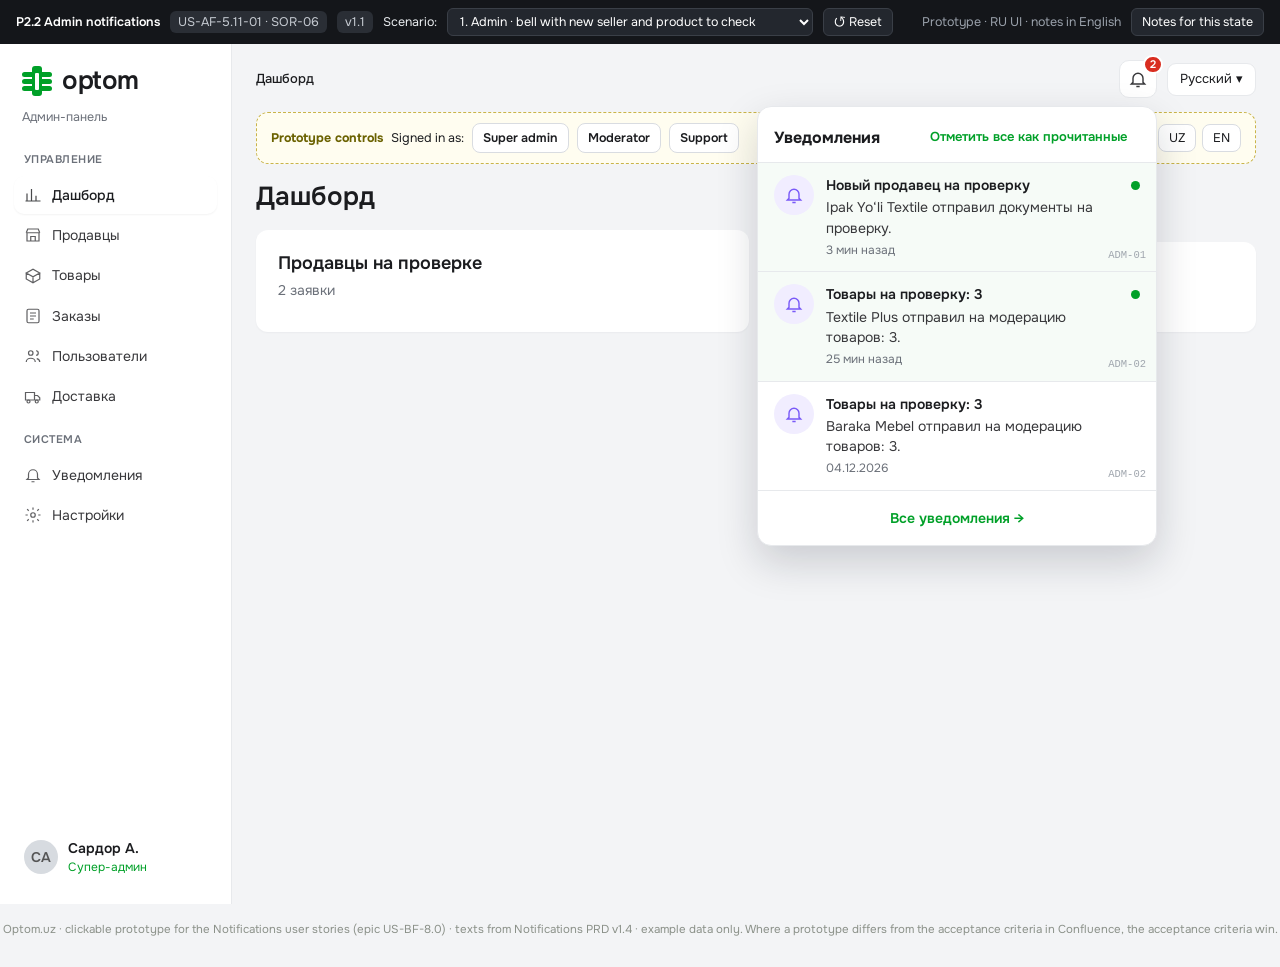
<file: p2-2-admin-inbox.html>
<!doctype html>
<html lang="ru"><head><meta charset="utf-8"><meta name="robots" content="noindex,nofollow"><meta name="viewport" content="width=device-width,initial-scale=1">
<title>P2.2 Admin notifications</title>
<link rel="preconnect" href="https://fonts.googleapis.com"><link href="https://fonts.googleapis.com/css2?family=Onest:wght@400;500;600;700&display=swap" rel="stylesheet">
<style>/* Optom.uz prototype base — colours and components taken from the Figma exports (Seller website, Buyer website, Super Admin Old) */
:root{
  --green:#00a028; --green-600:#008a22; --green-50:#e6f6ea; --green-100:#cdeed5;
  --ink:#1b1c1f; --ink-2:#38383b; --muted:#6b7079; --muted-2:#8b9189; --line:#e7e9ec; --line-2:#d9dce1;
  --bg:#f3f4f6; --card:#ffffff; --red:#d92d20; --red-50:#fdecec; --amber:#ca8504; --amber-50:#fef7c3;
  --blue:#0c75ed; --blue-50:#e8f2fe; --violet:#7a5af8; --violet-50:#f1edff;
  --radius:12px; --radius-sm:8px;
  --font:"Onest",-apple-system,BlinkMacSystemFont,"Segoe UI",Roboto,sans-serif;
}
*{box-sizing:border-box}
html,body{margin:0;padding:0}
body{font-family:var(--font);font-size:14px;line-height:1.45;color:var(--ink);background:var(--bg)}
button,input,select,textarea{font:inherit;color:inherit}
a{color:var(--green);text-decoration:none}
/* ---- prototype harness bar ---- */
.pbar{position:sticky;top:0;z-index:50;display:flex;flex-wrap:wrap;align-items:center;gap:10px;padding:8px 16px;background:#14161a;color:#e9ecef;font-size:12.5px}
.pbar b{color:#fff;font-weight:600}
.pbar .tag{background:#2a2e35;border-radius:6px;padding:2px 8px;color:#c6cbd2}
.pbar select{background:#23272e;border:1px solid #3a3f47;border-radius:6px;color:#fff;padding:4px 8px;max-width:420px}
.pbar .sp{flex:1}
.pbar button{background:#23272e;border:1px solid #3a3f47;border-radius:6px;color:#fff;padding:4px 10px;cursor:pointer}
.pbar button.on{background:var(--green);border-color:var(--green)}
.notes{position:fixed;right:16px;bottom:16px;width:380px;max-height:60vh;overflow:auto;z-index:60;background:#fffef5;border:1px solid #eadf9f;border-radius:12px;box-shadow:0 12px 30px rgba(0,0,0,.18);padding:14px 16px;font-size:12.5px;display:none}
.notes.show{display:block}
.notes h4{margin:0 0 6px;font-size:13px}
.notes ul{margin:4px 0 0 16px;padding:0}
.notes li{margin:3px 0}
.notes .src{color:#6b6200;font-size:11.5px;margin-top:8px}
/* ---- seller / admin shell ---- */
.shell{display:grid;grid-template-columns:232px 1fr;min-height:calc(100vh - 40px)}
.side{padding:18px 14px;display:flex;flex-direction:column;gap:2px}
.logo{display:flex;align-items:center;gap:8px;font-weight:600;font-size:26px;letter-spacing:-.5px;margin:0 6px 22px;color:var(--ink)}
.logo svg{flex:none}
.side .grp{font-size:11px;font-weight:600;color:var(--muted);letter-spacing:.04em;text-transform:uppercase;margin:14px 10px 6px}
.nav{display:flex;align-items:center;gap:10px;padding:9px 10px;border-radius:10px;color:var(--ink-2);cursor:default}
.nav.on{background:#fff;box-shadow:0 1px 2px rgba(0,0,0,.05);color:var(--ink);font-weight:500}
.nav svg{width:18px;height:18px;stroke:currentColor;fill:none;stroke-width:1.6;opacity:.8}
.side .me{margin-top:auto;background:#fff;border-radius:12px;padding:10px;display:flex;gap:10px;align-items:center}
.ava{width:34px;height:34px;border-radius:50%;background:#d7dbe0;display:grid;place-items:center;font-weight:600;color:#555;flex:none}
.me small{display:block;color:var(--green);font-size:12px}
.main{padding:16px 24px 40px 8px;min-width:0}
.top{display:flex;align-items:center;gap:10px;margin-bottom:14px}
.iconbtn{width:34px;height:34px;border-radius:9px;background:#fff;border:1px solid var(--line);display:grid;place-items:center}
.crumbs{color:var(--muted);font-size:13px;display:flex;gap:8px;align-items:center}
.crumbs b{color:var(--ink);font-weight:500}
.top .sp{flex:1}
.lang{background:#fff;border:1px solid var(--line);border-radius:9px;padding:6px 12px;font-size:13px}
.h1{font-size:26px;font-weight:600;margin:6px 0 14px;display:flex;align-items:center;gap:10px}
/* ---- components ---- */
.card{background:var(--card);border-radius:var(--radius);padding:20px 22px;box-shadow:0 1px 2px rgba(16,24,40,.04)}
.card+.card{margin-top:12px}
.card h3{margin:0 0 4px;font-size:18px;font-weight:600}
.sub{color:var(--muted);margin:0}
.row{display:flex;gap:12px;align-items:center}
.grid2{display:grid;grid-template-columns:1fr 1fr;gap:14px}
.sec{display:grid;grid-template-columns:240px 1fr;gap:24px;padding:20px 0;border-top:1px solid var(--line)}
.sec>.lbl{font-weight:600}
.sec>.lbl .sub{font-weight:400;font-size:13px;margin-top:4px}
.field{display:flex;flex-direction:column;gap:6px;margin-bottom:14px}
.field label{font-size:13px;font-weight:500}
.inp{border:1px solid var(--line-2);border-radius:10px;padding:10px 12px;background:#fff;outline:none;width:100%}
.inp:focus{border-color:var(--green);box-shadow:0 0 0 3px var(--green-50)}
.inp.err{border-color:var(--red)}
.inp[disabled]{background:#f6f7f9;color:var(--muted)}
.err-t{color:var(--red);font-size:12.5px}
.hint{color:var(--muted);font-size:12.5px}
.btn{border:1px solid transparent;border-radius:10px;padding:10px 18px;font-weight:600;cursor:pointer;display:inline-flex;align-items:center;gap:8px;white-space:nowrap}
.btn.pri{background:var(--green);color:#fff}
.btn.pri:hover{background:var(--green-600)}
.btn.pri[disabled]{background:#9fd8ad;cursor:not-allowed}
.btn.out{background:#fff;border-color:var(--line-2);color:var(--ink)}
.btn.soft{background:var(--green-50);color:var(--green)}
.btn.dan{background:var(--red-50);color:var(--red)}
.btn.danfill{background:var(--red);color:#fff}
.btn.link{background:none;padding:6px 4px;color:var(--green)}
.btn.sm{padding:6px 12px;font-size:13px;border-radius:8px}
.btn[disabled]{opacity:.55;cursor:not-allowed}
.pill{display:inline-flex;align-items:center;gap:6px;border-radius:8px;padding:3px 9px;font-size:12.5px;font-weight:500;border:1px solid transparent}
.pill::before{content:"";width:6px;height:6px;border-radius:50%;background:currentColor}
.pill.g{background:var(--green-50);color:var(--green);border-color:var(--green-100)}
.pill.v{background:var(--violet-50);color:var(--violet);border-color:#ddd3ff}
.pill.a{background:#fff6e0;color:#b54708;border-color:#fde7b0}
.pill.r{background:var(--red-50);color:var(--red);border-color:#f9c9c4}
.pill.n{background:#f1f2f4;color:var(--ink-2);border-color:var(--line)}
.pill.b{background:var(--blue-50);color:var(--blue);border-color:#c9e0fd}
.alert{border-radius:12px;padding:14px 16px;display:flex;gap:12px;align-items:flex-start;border-left:4px solid}
.alert .ic{width:22px;height:22px;border-radius:50%;display:grid;place-items:center;color:#fff;font-weight:700;font-size:13px;flex:none}
.alert.w{background:var(--amber-50);border-color:var(--amber)} .alert.w .ic{background:var(--amber)}
.alert.e{background:var(--red-50);border-color:var(--red)} .alert.e .ic{background:var(--red)}
.alert.i{background:var(--blue-50);border-color:var(--blue)} .alert.i .ic{background:var(--blue)}
.alert.s{background:var(--green-50);border-color:var(--green)} .alert.s .ic{background:var(--green)}
.alert b{display:block;margin-bottom:2px}
.toggle{position:relative;width:40px;height:22px;border-radius:12px;background:#d0d4da;border:none;cursor:pointer;flex:none;transition:.15s}
.toggle::after{content:"";position:absolute;top:3px;left:3px;width:16px;height:16px;border-radius:50%;background:#fff;transition:.15s;box-shadow:0 1px 2px rgba(0,0,0,.2)}
.toggle.on{background:var(--green)}
.toggle.on::after{left:21px}
.toggle[disabled]{opacity:.45;cursor:not-allowed}
.chk{display:flex;gap:10px;align-items:flex-start;cursor:pointer;margin:8px 0}
.chk input{width:18px;height:18px;accent-color:var(--green);margin-top:2px;flex:none}
table.t{width:100%;border-collapse:collapse}
table.t th{background:#f6f7f9;text-align:left;font-size:12.5px;font-weight:500;color:var(--muted);padding:10px 12px}
table.t td{border-top:1px solid var(--line);padding:12px;vertical-align:middle}
.kv{display:flex;gap:10px;padding:12px 0;border-top:1px solid var(--line);align-items:flex-start}
.kv:first-of-type{border-top:none}
.kv .k{color:var(--muted)}
.kv svg{width:20px;height:20px;stroke:var(--muted);fill:none;stroke-width:1.6;flex:none;margin-top:1px}
.modal-bg{position:fixed;inset:0;background:rgba(16,18,22,.45);display:grid;place-items:center;z-index:40;padding:20px}
.modal{background:#fff;border-radius:16px;width:min(560px,100%);max-height:90vh;overflow:auto;padding:22px 24px;box-shadow:0 20px 50px rgba(0,0,0,.25)}
.modal h3{margin:0 0 6px;font-size:19px}
.modal .acts{display:flex;justify-content:flex-end;gap:10px;margin-top:18px}
.toast{position:fixed;left:50%;bottom:24px;transform:translateX(-50%);background:#1b1c1f;color:#fff;border-radius:10px;padding:10px 16px;z-index:70;box-shadow:0 10px 30px rgba(0,0,0,.25);font-size:13.5px}
.digits{display:flex;gap:6px;align-items:flex-end}
.digit{background:#eceef1;border-radius:10px;width:42px;height:52px;display:grid;place-items:center;font-size:24px;font-weight:600}
.dsep{font-size:24px;font-weight:600;padding:0 4px 12px}
.ycard{border:1.5px solid var(--line-2);border-radius:12px;padding:12px 14px;display:flex;gap:12px;align-items:center;cursor:pointer;background:#fff}
.ycard.on{border-color:var(--green);background:var(--green-50)}
.ycard .r{width:18px;height:18px;border-radius:50%;border:2px solid var(--line-2);flex:none}
.ycard.on .r{border:5px solid var(--green)}
.ycard[aria-disabled=true]{opacity:.5;cursor:not-allowed}
.yglogo{font-weight:700;letter-spacing:-.3px}
.yglogo i{font-style:italic;font-weight:800}
.code-big{font-size:30px;letter-spacing:6px;font-weight:700;background:#f6f7f9;border-radius:10px;padding:8px 14px;display:inline-block}
.steps{display:flex;justify-content:space-between;position:relative;margin:6px 0 4px}
.steps::before{content:"";position:absolute;left:20px;right:20px;top:17px;height:2px;background:var(--line)}
.step{position:relative;text-align:center;flex:1;color:var(--muted);font-size:13px}
.step .dot{width:36px;height:36px;border-radius:10px;margin:0 auto 6px;background:#fff;border:1.5px solid var(--line-2);display:grid;place-items:center}
.step.on{color:var(--green);font-weight:500}
.step.on .dot{background:var(--green-50);border-color:var(--green)}
.timeline .it{display:flex;gap:12px;padding:8px 0}
.timeline .it .d{width:30px;height:30px;border-radius:50%;background:#f1f2f4;display:grid;place-items:center;flex:none;font-size:13px}
.timeline .it small{display:block;color:var(--muted)}
.muted{color:var(--muted)}
.small{font-size:12.5px}
.mt8{margin-top:8px}.mt12{margin-top:12px}.mt16{margin-top:16px}.mb0{margin-bottom:0}
.spin{width:16px;height:16px;border:2px solid #c8ead1;border-top-color:var(--green);border-radius:50%;animation:sp 0.8s linear infinite;display:inline-block}
@keyframes sp{to{transform:rotate(360deg)}}
.ann{outline:2px dashed #f0b400;outline-offset:3px;border-radius:12px}

/* ---- notification centre components (proposal; follows the buyer mobile "Уведомления" design) ---- */
.bellwrap{position:relative}
.bell{position:relative;width:38px;height:38px;border-radius:10px;background:#fff;border:1px solid var(--line);display:grid;place-items:center;cursor:pointer}
.bell svg{width:20px;height:20px;stroke:#38383b;fill:none;stroke-width:1.7}
.badge{position:absolute;top:-6px;right:-7px;min-width:19px;height:19px;padding:0 5px;border-radius:10px;background:var(--red);color:#fff;font-size:11px;font-weight:600;display:grid;place-items:center;border:2px solid #fff}
.dd{position:absolute;right:0;top:46px;width:400px;background:#fff;border-radius:14px;box-shadow:0 16px 40px rgba(16,24,40,.18);border:1px solid var(--line);z-index:30;overflow:hidden}
.dd .hd{display:flex;align-items:center;justify-content:space-between;padding:14px 16px 8px}
.dd .hd b{font-size:16px}
.dd .ft{display:flex;justify-content:center;padding:10px;border-top:1px solid var(--line)}
.ni{display:flex;gap:12px;padding:12px 16px;cursor:pointer;position:relative;border-top:1px solid var(--line)}
.ni:hover{background:#f8f9fa}
.ni.unread{background:#f6fbf7}
.ni .gi{width:40px;height:40px;border-radius:50%;display:grid;place-items:center;flex:none}
.ni .gi svg{width:20px;height:20px;fill:none;stroke-width:1.7}
.gi.o{background:var(--green-50)} .gi.o svg{stroke:var(--green)}
.gi.m{background:var(--blue-50)} .gi.m svg{stroke:var(--blue)}
.gi.s{background:#f1f2f4} .gi.s svg{stroke:#555}
.gi.w{background:var(--red-50)} .gi.w svg{stroke:var(--red)}
.gi.a{background:var(--violet-50)} .gi.a svg{stroke:var(--violet)}
.ni .bd{flex:1;min-width:0}
.ni .tt{font-weight:600;white-space:nowrap;overflow:hidden;text-overflow:ellipsis}
.ni .tx{color:var(--ink-2);display:-webkit-box;-webkit-line-clamp:2;-webkit-box-orient:vertical;overflow:hidden;margin-top:2px}
.ni .tm{color:var(--muted);font-size:12px;margin-top:4px}
.ni .ud{width:9px;height:9px;border-radius:50%;background:var(--green);flex:none;margin-top:6px}
.ni .cid{position:absolute;right:10px;bottom:8px;font-size:10.5px;color:#a0a6ae;font-family:ui-monospace,Menlo,monospace}
.ni .acts{display:flex;gap:8px;margin-top:8px}
.tabs{display:flex;gap:6px;border-bottom:1px solid var(--line);margin-bottom:0}
.tab{padding:10px 14px;cursor:pointer;color:var(--muted);border-bottom:2px solid transparent;margin-bottom:-1px;font-weight:500}
.tab.on{color:var(--ink);border-bottom-color:var(--green)}
.tab .c{background:var(--green);color:#fff;border-radius:9px;padding:0 6px;font-size:11.5px;margin-left:6px}
.empty{padding:48px 20px;text-align:center;color:var(--muted)}
.empty .eic{width:64px;height:64px;border-radius:50%;background:#f1f2f4;display:grid;place-items:center;margin:0 auto 12px}
.empty .eic svg{width:30px;height:30px;stroke:#9aa0a8;fill:none;stroke-width:1.6}
/* web pop-up (toast with title, text, first button) */
.npop{position:fixed;top:56px;right:20px;width:360px;background:#fff;border-radius:14px;box-shadow:0 16px 40px rgba(16,24,40,.22);border:1px solid var(--line);z-index:65;padding:14px 16px;display:flex;gap:12px;animation:pin .25s ease}
.npop .x{position:absolute;top:8px;right:10px;cursor:pointer;color:var(--muted);font-size:18px;line-height:1}
.npop .bar{position:absolute;left:0;bottom:0;height:3px;background:var(--green);animation:pbar 5s linear forwards;border-radius:0 0 0 14px}
@keyframes pin{from{transform:translateY(-10px);opacity:0}to{transform:none;opacity:1}}
@keyframes pbar{from{width:100%}to{width:0}}
/* buyer website header */
.bweb{background:#fff;min-height:calc(100vh - 40px)}
.bhead{display:flex;align-items:center;gap:16px;padding:14px 32px;border-bottom:1px solid var(--line);background:#fff;position:sticky;top:40px;z-index:20}
.bsearch{flex:1;max-width:560px;display:flex;align-items:center;gap:8px;background:#f3f4f6;border-radius:10px;padding:10px 14px;color:var(--muted)}
.bcat{background:var(--green);color:#fff;border-radius:10px;padding:10px 16px;font-weight:600}
.hic{display:flex;flex-direction:column;align-items:center;font-size:11.5px;color:var(--ink-2);gap:2px;cursor:pointer;position:relative}
.hic svg{width:22px;height:22px;stroke:#38383b;fill:none;stroke-width:1.6}
.bbody{padding:24px 32px;max-width:1240px;margin:0 auto}
.prodgrid{display:grid;grid-template-columns:repeat(5,1fr);gap:16px}
.pcard{background:#fff;border:1px solid var(--line);border-radius:12px;overflow:hidden}
.pimg{height:150px;background:linear-gradient(135deg,#eef0f3,#e3e6ea)}
.pcard .pi{padding:10px 12px}
.pcard .pp{font-weight:700;font-size:16px}
.prof{display:grid;grid-template-columns:260px 1fr;gap:24px}
.pside{background:#fff;border:1px solid var(--line);border-radius:14px;padding:10px}
.pside .nav{cursor:pointer}
/* mobile frame */
.phonewrap{display:flex;gap:28px;justify-content:center;padding:24px;flex-wrap:wrap}
.phone{width:375px;height:780px;border-radius:44px;background:#111;padding:12px;box-shadow:0 20px 50px rgba(0,0,0,.25);flex:none}
.scr{width:100%;height:100%;border-radius:34px;background:#fff;overflow:hidden;position:relative;display:flex;flex-direction:column}
.sbar{height:44px;display:flex;justify-content:space-between;align-items:center;padding:0 26px;font-weight:600;font-size:14px;flex:none}
.mhead{display:flex;align-items:center;gap:10px;padding:6px 16px 10px;flex:none}
.mhead b{font-size:20px;flex:1}
.mbody{flex:1;overflow:auto}
.mtabbar{display:flex;justify-content:space-around;border-top:1px solid var(--line);padding:8px 0 22px;font-size:10.5px;color:var(--muted);flex:none}
.mtabbar div{display:flex;flex-direction:column;align-items:center;gap:2px}
.mtabbar svg{width:22px;height:22px;stroke:#8b9189;fill:none;stroke-width:1.6}
.mtabbar .on{color:var(--green)} .mtabbar .on svg{stroke:var(--green)}
.pushb{position:absolute;top:46px;left:10px;right:10px;background:rgba(245,245,247,.97);border-radius:18px;padding:10px 12px;box-shadow:0 8px 24px rgba(0,0,0,.18);z-index:5;cursor:pointer;animation:pin .3s ease}
.pushb .ph{display:flex;align-items:center;gap:6px;font-size:12px;color:#555}
.pushb .ph i{width:18px;height:18px;border-radius:5px;background:var(--green);display:inline-block}
.pushb b{display:block;font-size:14px;margin-top:2px}
.pushb span{font-size:13.5px;color:#222}
/* prototype controls */
.pctl{border:1.5px dashed #c9b44a;background:#fffdf0;border-radius:12px;padding:10px 14px;font-size:12.5px;display:flex;gap:8px;align-items:center;flex-wrap:wrap;margin-bottom:14px}
.pctl b{color:#6b6200}
.pctl .btn{font-size:12.5px;padding:5px 10px;border-radius:8px}
.lbox{display:flex;gap:6px}
.lbox span{padding:4px 10px;border-radius:8px;border:1px solid var(--line-2);cursor:pointer;background:#fff}
.lbox span.on{background:var(--ink);color:#fff;border-color:var(--ink)}
.tl{border-left:2px solid var(--line);margin-left:8px;padding-left:16px}
.tl .ev{position:relative;padding:8px 0}
.tl .ev::before{content:"";position:absolute;left:-23px;top:13px;width:12px;height:12px;border-radius:50%;background:#fff;border:2px solid var(--line-2)}
.tl .ev.sent::before{background:var(--green);border-color:var(--green)}
.tl .ev.cxl::before{background:#fff;border-color:var(--muted)}
.tl .ev.due::before{background:#fff;border-color:var(--amber)}
.mono{font-family:ui-monospace,Menlo,monospace;font-size:12px}
</style></head><body>
<div id="app"></div><p style="text-align:center;color:#8b9189;font-size:11.5px;margin:18px 0 28px">Optom.uz · clickable prototype for the Notifications user stories (epic US-BF-8.0) · texts from Notifications PRD v1.4 · example data only. Where a prototype differs from the acceptance criteria in Confluence, the acceptance criteria win.</p>
<script>// Prototype harness: scenario picker, notes panel, toasts, icons, seller shell
const $ = (s, r = document) => r.querySelector(s);
const esc = s => String(s).replace(/[&<>"]/g, c => ({ "&": "&amp;", "<": "&lt;", ">": "&gt;", '"': "&quot;" }[c]));
const som = n => Math.round(n).toLocaleString("ru-RU").replace(/,/g, " ") + " сум";
const ICON = {
  chart: '<svg viewBox="0 0 24 24"><path d="M4 20V10M10 20V4M16 20v-7M22 20H2"/></svg>',
  box: '<svg viewBox="0 0 24 24"><path d="M21 8l-9-5-9 5 9 5 9-5zM3 8v8l9 5 9-5V8M12 13v8"/></svg>',
  list: '<svg viewBox="0 0 24 24"><rect x="4" y="3" width="16" height="18" rx="2"/><path d="M8 8h8M8 12h8M8 16h5"/></svg>',
  chat: '<svg viewBox="0 0 24 24"><path d="M4 5h16v11H8l-4 4z"/></svg>',
  users: '<svg viewBox="0 0 24 24"><circle cx="9" cy="8" r="3"/><path d="M3 20c0-3 3-5 6-5s6 2 6 5M16 11a3 3 0 1 0 0-6M21 20c0-2-1.5-4-4-4.6"/></svg>',
  store: '<svg viewBox="0 0 24 24"><path d="M3 9l2-5h14l2 5M4 9v11h16V9M3 9h18M9 20v-6h6v6"/></svg>',
  gear: '<svg viewBox="0 0 24 24"><circle cx="12" cy="12" r="3"/><path d="M12 2v3M12 19v3M4.2 4.2l2.1 2.1M17.7 17.7l2.1 2.1M2 12h3M19 12h3M4.2 19.8l2.1-2.1M17.7 6.3l2.1-2.1"/></svg>',
  spark: '<svg viewBox="0 0 24 24"><path d="M12 3l2 6 6 2-6 2-2 6-2-6-6-2 6-2z"/></svg>',
  truck: '<svg viewBox="0 0 24 24"><path d="M2 6h12v10H2zM14 10h4l3 3v3h-7"/><circle cx="6" cy="18" r="2"/><circle cx="17" cy="18" r="2"/></svg>',
  pin: '<svg viewBox="0 0 24 24"><path d="M12 22s7-7 7-12a7 7 0 1 0-14 0c0 5 7 12 7 12z"/><circle cx="12" cy="10" r="2.5"/></svg>',
  phone: '<svg viewBox="0 0 24 24"><path d="M5 3h4l2 5-3 2a12 12 0 0 0 6 6l2-3 5 2v4a2 2 0 0 1-2 2A18 18 0 0 1 3 5a2 2 0 0 1 2-2z"/></svg>',
  cal: '<svg viewBox="0 0 24 24"><rect x="3" y="5" width="18" height="16" rx="2"/><path d="M3 10h18M8 3v4M16 3v4"/></svg>',
  card: '<svg viewBox="0 0 24 24"><rect x="2" y="5" width="20" height="14" rx="2"/><path d="M2 10h20"/></svg>',
  msg: '<svg viewBox="0 0 24 24"><path d="M4 5h16v11H8l-4 4z"/></svg>',
  user: '<svg viewBox="0 0 24 24"><circle cx="12" cy="8" r="4"/><path d="M4 21c0-4 4-6 8-6s8 2 8 6"/></svg>',
  bell: '<svg viewBox="0 0 24 24"><path d="M6 16V11a6 6 0 0 1 12 0v5l2 2H4zM10 21h4"/></svg>',
  globe: '<svg viewBox="0 0 24 24"><circle cx="12" cy="12" r="9"/><path d="M3 12h18M12 3c3 3 3 15 0 18M12 3c-3 3-3 15 0 18"/></svg>',
  side: '<svg viewBox="0 0 24 24"><rect x="3" y="4" width="18" height="16" rx="2"/><path d="M9 4v16"/></svg>',
};
const LOGO = '<span class="logo"><svg width="34" height="34" viewBox="0 0 34 34"><rect x="12" y="2" width="10" height="30" rx="3" fill="#00a028"/><rect x="2" y="8" width="30" height="5" rx="2.5" fill="#00a028"/><rect x="2" y="15" width="30" height="5" rx="2.5" fill="#00a028"/><rect x="2" y="22" width="30" height="5" rx="2.5" fill="#00a028"/><rect x="15" y="9" width="4" height="17" rx="1" fill="#fff"/></svg>optom</span>';
const YG = '<span class="yglogo">Yandex <i>Go</i></span>';
const FARGO = '<span style="font-weight:800;font-style:italic;letter-spacing:-.5px"><span style="color:#e3262e">◤</span> FARGO</span>';

function sellerShell(active, crumbs, content) {
  const nav = (k, ic, t) => `<div class="nav ${active === k ? "on" : ""}">${ICON[ic]}${t}</div>`;
  return `<div class="shell"><aside class="side">${LOGO}
    <div class="grp">Основное</div>${nav("an", "chart", "Аналитика")}${nav("pr", "box", "Товары")}${nav("or", "list", "Заказы")}${nav("ch", "chat", "Чаты")}
    <div class="grp">Организация</div>${nav("em", "users", "Сотрудники")}${nav("br", "store", "Филиалы")}
    <div class="grp">Система</div>${nav("se", "gear", "Настройки")}${nav("ta", "spark", "Тарифы")}
    <div class="me"><span class="ava">НА</span><div><b style="font-weight:600">Николаев А. Д.</b><small>● Подтвержден</small></div></div></aside>
    <main class="main"><div class="top"><span class="iconbtn">${ICON.side.replace("<svg", '<svg width="18" height="18" fill="none" stroke="#38383b"')}</span><div class="crumbs">${crumbs}</div><span class="sp"></span><span class="iconbtn">${ICON.bell.replace("<svg", '<svg width="18" height="18" fill="none" stroke="#38383b"')}</span><span class="lang">Русский ▾</span></div>${content}</main></div>`;
}

// ---- harness ----
const H = { scen: [], cur: null, notesOn: false };
function harness(meta, scenarios) {
  H.scen = scenarios;
  const bar = document.createElement("div"); bar.className = "pbar";
  bar.innerHTML = `<b>${esc(meta.title)}</b><span class="tag">${esc(meta.stories)}</span><span class="tag">v${meta.version}</span>
    <span>Scenario:</span><select id="scen">${scenarios.map((s, i) => `<option value="${i}">${i + 1}. ${esc(s.label)}</option>`).join("")}</select>
    <button id="reset" title="Reset the current scenario">↺ Reset</button><span class="sp"></span>
    <span style="color:#9aa1ab">Prototype · RU UI · notes in English</span>
    <button id="ntoggle">Notes for this state</button>`;
  document.body.prepend(bar);
  const notes = document.createElement("div"); notes.className = "notes"; notes.id = "notes"; document.body.append(notes);
  $("#scen").onchange = e => go(+e.target.value);
  $("#reset").onclick = () => go(+$("#scen").value);
  $("#ntoggle").onclick = () => { H.notesOn = !H.notesOn; notes.classList.toggle("show", H.notesOn); $("#ntoggle").classList.toggle("on", H.notesOn); };
  const q = new URLSearchParams(location.hash.slice(1)), qs = new URLSearchParams(location.search); go(+(q.get("s") || qs.get("s") || 0));
}
function go(i) {
  const s = H.scen[i]; if (!s) return; H.cur = s; $("#scen").value = i; history.replaceState(null, "", "#s=" + i);
  s.apply(); setNotes(s.notes, s.src);
}
function setNotes(list, src) {
  $("#notes").innerHTML = `<h4>What this state shows</h4><ul>${(list || []).map(n => `<li>${n}</li>`).join("")}</ul>${src ? `<div class="src">${src}</div>` : ""}`;
}
let toastT;
function toast(t) { let el = $(".toast"); if (!el) { el = document.createElement("div"); el.className = "toast"; document.body.append(el); } el.textContent = t; el.style.display = "block"; clearTimeout(toastT); toastT = setTimeout(() => el.style.display = "none", 3200); }
function modal(html) { closeModal(); const bg = document.createElement("div"); bg.className = "modal-bg"; bg.id = "mbg"; bg.innerHTML = `<div class="modal">${html}</div>`; document.body.append(bg); return bg; }
function closeModal() { const m = $("#mbg"); if (m) m.remove(); }

// When embedded in a narrow frame (e.g. Confluence iFrame), scale the desktop layout down to fit
(function fitFrame() {
  if (window === window.top) return;
  const apply = () => { const w = document.documentElement.clientWidth; document.documentElement.style.zoom = w < 1280 ? (w / 1280).toFixed(3) : ""; };
  apply(); window.addEventListener("resize", apply);
})();


const CAT = {"ACC-01": {"g": "Service (can't turn off)", "r": "MVP", "cta": "No", "ch": "—", "pp": "—", "oc": "SMS (Eskiz) or e-mail", "trig": "A one-time code is requested: sign-up, sign-in, password reset or phone/e-mail change", "en": "SMS: Optom.uz: your code is {code}. Do not share it with anyone. Valid for {minutes} min.", "uz": "SMS: Optom.uz: tasdiqlash kodingiz {code}. Uni hech kimga bermang. {minutes} daqiqa amal qiladi.", "ru": "SMS: Optom.uz: ваш код {code}. Никому его не сообщайте. Действует {minutes} мин."}, "ACC-02": {"g": "Service (can't turn off)", "r": "MVP", "cta": "Button \"Contact support\" → support chat", "ch": "Web + Mobile", "pp": "Push + Pull", "oc": "E-mail if the user has one", "trig": "The account password is changed", "en": "Password changed\nYour Optom.uz password was changed. If it was not you, contact support now.", "uz": "Parol o‘zgartirildi\nOptom.uz parolingiz o‘zgartirildi. Agar bu siz bo‘lmasangiz, darhol yordam xizmatiga yozing.", "ru": "Пароль изменён\nПароль от Optom.uz изменён. Если это были не вы, срочно напишите в поддержку."}, "ACC-03": {"g": "Service (can't turn off)", "r": "Later", "cta": "Button \"Change password\" → Security settings", "ch": "Web + Mobile", "pp": "Push + Pull", "oc": "—", "trig": "Sign-in from a device that has not been used for this account before", "en": "New sign-in to your account\nSign-in from {device} at {time}. Not you? Change your password.", "uz": "Hisobingizga yangi kirish\n{time} da {device} qurilmasidan kirildi. Siz emasmisiz? Parolni o‘zgartiring.", "ru": "Новый вход в аккаунт\nВход с устройства {device} в {time}. Это не вы? Смените пароль."}, "ACC-04": {"g": "Service", "r": "MVP", "cta": "Link → Application status", "ch": "Web + Mobile", "pp": "Push + Pull", "oc": "—", "trig": "A seller submits the registration application (documents) for verification", "en": "Application received\nWe are checking your documents. This usually takes up to {hours} hours.", "uz": "Ariza qabul qilindi\nHujjatlaringizni tekshiryapmiz. Bu odatda {hours} soatgacha davom etadi.", "ru": "Заявка получена\nМы проверяем ваши документы. Обычно это занимает до {hours} ч."}, "ACC-05": {"g": "Service (can't turn off)", "r": "MVP", "cta": "Button \"Add product\" → Add product", "ch": "Web + Mobile", "pp": "Push + Pull", "oc": "E-mail if confirmed (N7)", "trig": "A moderator approves the seller (seller moderation)", "en": "Your store is approved\nYou can now add products and accept orders on Optom.uz.", "uz": "Do‘koningiz tasdiqlandi\nEndi Optom.uz’da mahsulot qo‘shishingiz va buyurtmalarni qabul qilishingiz mumkin.", "ru": "Магазин одобрен\nТеперь вы можете добавлять товары и принимать заказы на Optom.uz."}, "ACC-06": {"g": "Service (can't turn off)", "r": "MVP", "cta": "Button \"Edit application\" → Registration form", "ch": "Web + Mobile", "pp": "Push + Pull", "oc": "E-mail if confirmed (N7)", "trig": "A moderator rejects the seller application with a reason", "en": "Application rejected\nReason: {reason}. Correct the data and send the application again.", "uz": "Ariza rad etildi\nSabab: {reason}. Ma’lumotlarni tuzating va arizani qayta yuboring.", "ru": "Заявка отклонена\nПричина: {reason}. Исправьте данные и отправьте заявку снова."}, "ACC-07": {"g": "Service (can't turn off)", "r": "Later", "cta": "No (the user cannot sign in)", "ch": "Mobile", "pp": "Push only", "oc": "SMS", "trig": "An admin blocks the user", "en": "Account blocked\nYour Optom.uz account was blocked: {reason}. Contact support for details.", "uz": "Hisob bloklandi\nOptom.uz hisobingiz bloklandi: {reason}. Batafsil: yordam xizmati.", "ru": "Аккаунт заблокирован\nВаш аккаунт Optom.uz заблокирован: {reason}. Подробности — в поддержке."}, "ACC-08": {"g": "Service (can't turn off)", "r": "Later", "cta": "Link → Home page", "ch": "Web + Mobile", "pp": "Push + Pull", "oc": "SMS", "trig": "An admin unblocks the user", "en": "Account restored\nYour Optom.uz account is active again.", "uz": "Hisob tiklandi\nOptom.uz hisobingiz yana faol.", "ru": "Аккаунт восстановлен\nВаш аккаунт Optom.uz снова активен."}, "ACC-09": {"g": "Service (can't turn off)", "r": "With seller roles", "cta": "Link to the seller app in the SMS", "ch": "—", "pp": "—", "oc": "SMS", "trig": "The store owner adds an employee", "en": "SMS: Optom.uz: you were added to {store} as {role}. Sign in to the seller app with this phone number.", "uz": "SMS: Optom.uz: siz {store} do'koniga {role} sifatida qo'shildingiz. Sotuvchi ilovasiga shu raqam bilan kiring.", "ru": "SMS: Optom.uz: вас добавили в {store} ({role}). Войдите в приложение продавца с этим номером."}, "ACC-10": {"g": "Service (can't turn off)", "r": "With seller roles", "cta": "No", "ch": "Web + Mobile", "pp": "Push + Pull", "oc": "—", "trig": "The store owner changes the role of an employee or removes the employee", "en": "Your access changed\nYour role in {store} is now: {role}.", "uz": "Ruxsatlaringiz o‘zgardi\n{store} do‘konidagi rolingiz endi: {role}.", "ru": "Ваш доступ изменён\nВаша роль в {store}: {role}."}, "ACC-11": {"g": "Service (can't turn off)", "r": "Later", "cta": "Button \"Read the offer\" → Offer page", "ch": "Web + Mobile", "pp": "Push + Pull", "oc": "—", "trig": "A new version of the public offer is published", "en": "Terms updated\nWe updated the public offer. Read it and accept it to keep using Optom.uz.", "uz": "Shartlar yangilandi\nOmmaviy oferta yangilandi. Optom.uz’dan foydalanishni davom ettirish uchun uni o‘qib, qabul qiling.", "ru": "Условия обновлены\nМы обновили публичную оферту. Прочитайте и примите её, чтобы продолжить пользоваться Optom.uz."}, "ORD-01": {"g": "Order updates (can't turn off)", "r": "MVP", "cta": "Button \"Open order\" → Order page", "ch": "Web + Mobile", "pp": "Push + Pull", "oc": "—", "trig": "The buyer pays for the order successfully; the order is placed only at this moment (before payment there is no order and no notification)", "en": "Order #{order_no} placed\nPayment of {amount} so‘m received. The seller will confirm the order within 24 hours.", "uz": "#{order_no} buyurtma rasmiylashtirildi\n{amount} so‘m to‘lov qabul qilindi. Sotuvchi buyurtmani 24 soat ichida tasdiqlaydi.", "ru": "Заказ №{order_no} оформлен\nОплата {amount} сум получена. Продавец подтвердит заказ в течение 24 часов."}, "ORD-05": {"g": "Order updates", "r": "MVP", "cta": "Link → Order page", "ch": "Web + Mobile", "pp": "Push + Pull", "oc": "—", "trig": "The seller confirms the order", "en": "Order confirmed\n{seller_name} confirmed order #{order_no} and is preparing it.", "uz": "Buyurtma tasdiqlandi\n{seller_name} #{order_no} buyurtmani tasdiqladi va tayyorlamoqda.", "ru": "Заказ подтверждён\nПродавец {seller_name} подтвердил заказ №{order_no} и готовит его."}, "ORD-06": {"g": "Order updates (can't turn off)", "r": "MVP", "cta": "Link → Order page", "ch": "Web + Mobile", "pp": "Push + Pull", "oc": "—", "trig": "The seller rejects the order", "en": "Order rejected by the seller\n{seller_name} could not accept order #{order_no}. {amount} so‘m will be refunded to your card.", "uz": "Sotuvchi buyurtmani rad etdi\n{seller_name} #{order_no} buyurtmani qabul qila olmadi. {amount} so‘m kartangizga qaytariladi.", "ru": "Продавец отклонил заказ\n{seller_name} не может принять заказ №{order_no}. {amount} сум вернутся на вашу карту."}, "ORD-07": {"g": "Order updates (can't turn off)", "r": "MVP", "cta": "Button \"Find similar\" → Search by the main product", "ch": "Web + Mobile", "pp": "Push + Pull", "oc": "—", "trig": "The order is cancelled automatically because the seller did not confirm it within 24 hours", "en": "Order cancelled\nThe seller did not confirm order #{order_no} in 24 hours. {amount} so‘m will be refunded.", "uz": "Buyurtma bekor qilindi\nSotuvchi #{order_no} buyurtmani 24 soat ichida tasdiqlamadi. {amount} so‘m qaytariladi.", "ru": "Заказ отменён\nПродавец не подтвердил заказ №{order_no} за 24 часа. Мы вернём {amount} сум."}, "ORD-08": {"g": "Order updates (can't turn off)", "r": "MVP", "cta": "Link → Order page", "ch": "Web + Mobile", "pp": "Push + Pull", "oc": "—", "trig": "The buyer cancels the order (for Yandex Go also: support cancels with the buyer as the cause); [fee] sentence only when a delivery cancellation fee was deducted", "en": "Order cancelled\nYou cancelled order #{order_no}. Refund: {amount} so‘m. [if {fee} > 0:] A delivery cancellation fee of {fee} so‘m was deducted.", "uz": "Buyurtma bekor qilindi\nSiz #{order_no} buyurtmani bekor qildingiz. Qaytariladi: {amount} so‘m. [if {fee} > 0:] Bekor qilish to‘lovi {fee} so‘m ushlab qolindi.", "ru": "Заказ отменён\nВы отменили заказ №{order_no}. К возврату: {amount} сум. [if {fee} > 0:] Удержана плата за отмену доставки: {fee} сум."}, "ORD-09": {"g": "Order updates (can't turn off)", "r": "MVP", "cta": "Link → Order page", "ch": "Web + Mobile", "pp": "Push + Pull", "oc": "—", "trig": "An admin cancels the order", "en": "Order cancelled by Optom.uz\nOrder #{order_no} was cancelled: {reason}. {amount} so‘m will be refunded.", "uz": "Optom.uz buyurtmani bekor qildi\n#{order_no} buyurtma bekor qilindi: {reason}. {amount} so‘m qaytariladi.", "ru": "Заказ отменён Optom.uz\nЗаказ №{order_no} отменён: {reason}. Мы вернём {amount} сум."}, "ORD-10": {"g": "Order updates (can't turn off)", "r": "Later", "cta": "Link → Order page", "ch": "Web + Mobile", "pp": "Push + Pull", "oc": "—", "trig": "The refund for a cancelled order is sent to the card", "en": "Refund sent\n{amount} so‘m for order #{order_no} returned to card *{card_last4}. The bank may take up to {days} days.", "uz": "Pul qaytarildi\n#{order_no} buyurtma uchun {amount} so‘m *{card_last4} kartaga qaytarildi. Bank {days} kungacha vaqt olishi mumkin.", "ru": "Деньги возвращены\n{amount} сум за заказ №{order_no} возвращены на карту *{card_last4}. Банку может потребоваться до {days} дн."}, "ORD-11": {"g": "Order updates", "r": "Later", "cta": "Buttons \"Confirm receipt\" and \"Report a problem\" → Order page", "ch": "Web + Mobile", "pp": "Push + Pull", "oc": "—", "trig": "The order gets the status Delivered (provider, seller delivery) and the buyer has not confirmed receipt", "en": "Did you receive order #{order_no}?\nCheck the goods and confirm receipt. If something is wrong, request a return.", "uz": "#{order_no} buyurtmani oldingizmi?\nMahsulotlarni tekshiring va qabul qilganingizni tasdiqlang. Muammo bo‘lsa, qaytarish so‘rang.", "ru": "Вы получили заказ №{order_no}?\nПроверьте товары и подтвердите получение. Если что-то не так, оформите возврат."}, "ORD-12": {"g": "Order updates", "r": "Later", "cta": "Link → Order page", "ch": "Web + Mobile", "pp": "Push + Pull", "oc": "—", "trig": "The buyer has not confirmed receipt 3 days after delivery or pickup; the order is completed automatically", "en": "Order #{order_no} completed\nWe marked the order as received. You can request a return until {date}.", "uz": "#{order_no} buyurtma yakunlandi\nBuyurtma qabul qilingan deb belgilandi. {date} gacha qaytarish so‘rashingiz mumkin.", "ru": "Заказ №{order_no} завершён\nМы отметили заказ как полученный. Оформить возврат можно до {date}."}, "ORD-13": {"g": "Order updates", "r": "Later", "cta": "Button \"Leave a review\" → Review form", "ch": "Web + Mobile", "pp": "Push + Pull", "oc": "—", "trig": "The order is completed (receipt confirmed or auto-completed) and the buyer has not reviewed its products", "en": "How was your order?\nRate the products from {seller_name}. Your review helps other buyers.", "uz": "Buyurtma qanday bo‘ldi?\n{seller_name} mahsulotlarini baholang. Sharhingiz boshqa xaridorlarga yordam beradi.", "ru": "Как вам заказ?\nОцените товары продавца {seller_name}. Ваш отзыв поможет другим покупателям."}, "ORD-14": {"g": "Order updates", "r": "Later", "cta": "Button \"Open receipt\"", "ch": "Web + Mobile", "pp": "Pull only", "oc": "—", "trig": "The fiscal receipt for the order is available", "en": "Receipt for order #{order_no}\nYour fiscal receipt is ready.", "uz": "#{order_no} buyurtma cheki\nFiskal chekingiz tayyor.", "ru": "Чек по заказу №{order_no}\nВаш фискальный чек готов."}, "SOR-01": {"g": "Order updates (can't turn off)", "r": "MVP", "cta": "Button \"Open order\" → Seller order page", "ch": "Web + Mobile", "pp": "Push + Pull", "oc": "—", "trig": "A paid order arrives for the seller's branch (all delivery methods except Yandex Go, which uses YG-S1)", "en": "New order #{order_no}\n{items} items for {amount} so‘m. Confirm within 24 hours.", "uz": "Yangi buyurtma #{order_no}\n{items} ta mahsulot, {amount} so‘m. 24 soat ichida tasdiqlang.", "ru": "Новый заказ №{order_no}\nТоваров: {items}, сумма {amount} сум. Подтвердите заказ в течение 24 часов."}, "SOR-02": {"g": "Order updates (can't turn off)", "r": "MVP", "cta": "Button \"Open order\" → Seller order page", "ch": "Web + Mobile", "pp": "Push + Pull", "oc": "—", "trig": "A paid order is still not confirmed: reminders 12 h, 20 h and 23 h after payment, before the 24-h auto-cancel", "en": "Order #{order_no}: {hours_left} h left\nConfirm or reject it before {time}, otherwise it will be cancelled.", "uz": "#{order_no} buyurtma: {hours_left} soat qoldi\nUni {time} gacha tasdiqlang yoki rad eting, aks holda u bekor qilinadi.", "ru": "Заказ №{order_no}: осталось {hours_left} ч\nПодтвердите или отклоните его до {time}, иначе он будет отменён."}, "SOR-03": {"g": "Order updates (can't turn off)", "r": "MVP", "cta": "Link → Seller order page", "ch": "Web + Mobile", "pp": "Push + Pull", "oc": "—", "trig": "The order is cancelled automatically because the seller did not confirm it within 24 hours", "en": "Order #{order_no} cancelled\nIt was not confirmed in 24 hours. The buyer gets a full refund.", "uz": "#{order_no} buyurtma bekor qilindi\nU 24 soat ichida tasdiqlanmadi. Xaridorga pul to‘liq qaytariladi.", "ru": "Заказ №{order_no} отменён\nОн не был подтверждён за 24 часа. Покупателю вернут всю сумму."}, "SOR-04": {"g": "Order updates (can't turn off)", "r": "MVP", "cta": "Link → Seller order page", "ch": "Web + Mobile", "pp": "Push + Pull", "oc": "—", "trig": "The buyer cancels the order", "en": "Buyer cancelled order #{order_no}\nDo not ship or hand over the goods.", "uz": "Xaridor #{order_no} buyurtmani bekor qildi\nMahsulotlarni jo‘natmang va topshirmang.", "ru": "Покупатель отменил заказ №{order_no}\nНе отправляйте и не передавайте товары."}, "SOR-05": {"g": "Order updates (can't turn off)", "r": "MVP", "cta": "Link → Seller order page", "ch": "Web + Mobile", "pp": "Push + Pull", "oc": "—", "trig": "An admin cancels the order", "en": "Order #{order_no} cancelled by Optom.uz\nReason: {reason}. Do not ship the goods.", "uz": "Optom.uz #{order_no} buyurtmani bekor qildi\nSabab: {reason}. Mahsulotlarni jo‘natmang.", "ru": "Optom.uz отменил заказ №{order_no}\nПричина: {reason}. Не отправляйте товары."}, "SOR-06": {"g": "Order updates (can't turn off)", "r": "MVP", "cta": "Link → Seller order page", "ch": "Web + Mobile", "pp": "Push + Pull", "oc": "—", "trig": "An admin sends a message about an order with \"Send notification\" in the admin order page", "en": "Optom.uz: order #{order_no}\n{message}", "uz": "Optom.uz: #{order_no} buyurtma\n{message}", "ru": "Optom.uz: заказ №{order_no}\n{message}"}, "SOR-07": {"g": "Order updates", "r": "Later", "cta": "Link → Seller order page", "ch": "Web + Mobile", "pp": "Push + Pull", "oc": "—", "trig": "The buyer confirms receipt or the order is completed automatically", "en": "Order #{order_no} completed\nThe buyer received the order.", "uz": "#{order_no} buyurtma yakunlandi\nXaridor buyurtmani qabul qildi.", "ru": "Заказ №{order_no} завершён\nПокупатель получил заказ."}, "SOR-08": {"g": "Service", "r": "Later", "cta": "Button \"Add stock\" → Product stock", "ch": "Web + Mobile", "pp": "Push + Pull", "oc": "—", "trig": "Stock of a product in a branch falls to the threshold: 5 units, one platform value; per product in release 2 (N13)", "en": "Low stock\n{product_name}: {qty} left in {branch_name}.", "uz": "Mahsulot kam qoldi\n{product_name}: {branch_name} filialida {qty} dona qoldi.", "ru": "Товар заканчивается\n{product_name}: в филиале {branch_name} осталось {qty} шт."}, "SOR-09": {"g": "Service", "r": "Later", "cta": "Button \"Add stock\" → Product stock", "ch": "Web + Mobile", "pp": "Push + Pull", "oc": "—", "trig": "Stock of a product in a branch becomes 0", "en": "Out of stock\n{product_name}: out of stock in {branch_name}. Add stock so buyers can order it.", "uz": "Mahsulot tugadi\n{product_name}: {branch_name} filialida tugadi. Buyurtma uchun zaxira qo‘shing.", "ru": "Товар закончился\n{product_name}: закончился в филиале {branch_name}. Пополните остаток для заказов."}, "SOR-10": {"g": "Service", "r": "Later", "cta": "Link → Transfer history", "ch": "Web + Mobile", "pp": "Pull only", "oc": "—", "trig": "Stock is transferred to a branch (or a transfer is returned to the previous branch)", "en": "Stock moved\n{product_name}: {qty} units moved from {from_branch} to {branch_name}.", "uz": "Mahsulot ko‘chirildi\n{product_name}: {from_branch} → {branch_name}, {qty} dona.", "ru": "Товар перемещён\n{product_name}: {qty} шт. перемещено из филиала {from_branch} в {branch_name}."}, "DLV-01": {"g": "Order updates", "r": "MVP", "cta": "Button \"Track order\" → Order tracking", "ch": "Web + Mobile", "pp": "Push + Pull", "oc": "—", "trig": "The order gets the status In delivery (Fargo shipment created and picked up, or seller sets \"In delivery\")", "en": "Order #{order_no} is on the way\nDelivery: {method}. Follow the status in the order.", "uz": "#{order_no} buyurtma yo‘lda\nYetkazib berish: {method}. Holatini buyurtmada kuzating.", "ru": "Заказ №{order_no} в пути\nДоставка: {method}. Следите за статусом в заказе."}, "DLV-02": {"g": "Order updates (can't turn off)", "r": "MVP", "cta": "Button \"Contact support\" → Support chat", "ch": "Web + Mobile", "pp": "Push + Pull", "oc": "—", "trig": "The provider or the seller reports a delivery problem (failed attempt, address not found, parcel returned)", "en": "Delivery problem: order #{order_no}\nThe courier could not deliver the order: {reason}. Support will contact you.", "uz": "Yetkazishda muammo: #{order_no}\nKuryer yetkaza olmadi: {reason}. Yordam xizmati siz bilan bog‘lanadi.", "ru": "Проблема с доставкой №{order_no}\nКурьер не смог доставить заказ: {reason}. Поддержка свяжется с вами."}, "DLV-03": {"g": "Order updates (can't turn off)", "r": "MVP", "cta": "Link → Seller order page", "ch": "Web + Mobile", "pp": "Push + Pull", "oc": "—", "trig": "Same delivery problem as DLV-02", "en": "Delivery problem: order #{order_no}\n{provider} reports: {reason}.", "uz": "Yetkazishda muammo: #{order_no}\n{provider} xabari: {reason}.", "ru": "Проблема с доставкой №{order_no}\n{provider} сообщает: {reason}."}, "DLV-04": {"g": "Order updates (can't turn off)", "r": "With pickup", "cta": "Buttons \"Show QR code\" and \"Route\" → Order page / map", "ch": "Web + Mobile", "pp": "Push + Pull", "oc": "SMS with the pickup code (proposed, like Uzum)", "trig": "The seller sets the status Ready for pickup", "en": "Order #{order_no} is ready for pickup\nCollect it by {date}: {address}. Show the QR code from the order.", "uz": "#{order_no} buyurtmani olib ketish mumkin\nUni {date} gacha oling: {address}. Buyurtmadagi QR kodni ko‘rsating.", "ru": "Заказ №{order_no} готов к выдаче\nЗаберите его до {date}: {address}. Покажите QR-код из заказа."}, "DLV-05": {"g": "Order updates", "r": "With pickup", "cta": "Button \"Route\" → map", "ch": "Web + Mobile", "pp": "Push + Pull", "oc": "—", "trig": "The pickup storage period ends tomorrow (day 2 of 3) and the order is not collected", "en": "Order #{order_no} is waiting for you\nCollect it by {date}: {address}. Otherwise it will be cancelled.", "uz": "#{order_no} buyurtma sizni kutmoqda\nUni {date} gacha oling: {address}. Aks holda buyurtma bekor qilinadi.", "ru": "Заказ №{order_no} ждёт вас\nЗаберите его до {date}: {address}. Иначе заказ будет отменён."}, "DLV-06": {"g": "Order updates (can't turn off)", "r": "With pickup", "cta": "Link → Order page", "ch": "Web + Mobile", "pp": "Push + Pull", "oc": "—", "trig": "Storage period (3 days) ended without pickup: the order is cancelled", "en": "Order #{order_no} not collected\nThe storage period ended and the order was cancelled. Refund: {amount} so‘m.", "uz": "#{order_no} buyurtma olib ketilmadi\nSaqlash muddati tugadi va buyurtma bekor qilindi. Qaytariladigan summa: {amount} so‘m.", "ru": "Заказ №{order_no} не забрали\nСрок хранения истёк, заказ отменён. К возврату: {amount} сум."}, "DLV-07": {"g": "Order updates (can't turn off)", "r": "With pickup", "cta": "Link → Seller order page", "ch": "Web + Mobile", "pp": "Push + Pull", "oc": "—", "trig": "Same as DLV-06", "en": "Order #{order_no} not collected\nThe storage period ended. The order is cancelled; keep the goods.", "uz": "#{order_no} buyurtma olib ketilmadi\nSaqlash muddati tugadi. Buyurtma bekor qilindi, mahsulotlar sizda qoladi.", "ru": "Заказ №{order_no} не забрали\nСрок хранения истёк. Заказ отменён, товары остаются у вас."}, "DLV-08": {"g": "Order updates", "r": "With pickup", "cta": "Buttons \"Confirm receipt\" and \"Report a problem\"", "ch": "Web + Mobile", "pp": "Push + Pull", "oc": "—", "trig": "The seller confirms the pickup handover (QR scan or order number)", "en": "Order #{order_no} handed over\nThank you! If something is wrong with the goods, request a return.", "uz": "#{order_no} buyurtma topshirildi\nRahmat! Mahsulotda muammo bo‘lsa, qaytarish so‘rang.", "ru": "Заказ №{order_no} выдан\nСпасибо! Если с товаром что-то не так, оформите возврат."}, "YG-B1": {"g": "Order updates", "r": "With Yandex Go", "cta": "Button \"Track\" → Order tracking", "ch": "Web + Mobile", "pp": "Push + Pull", "oc": "Yandex sends its own SMS with the delivery code", "trig": "Yandex assigns a courier (CourierAssigned)", "en": "Courier found\n{courier_name}, {car}, is going to the seller for order #{order_no}. Track it in the app.", "uz": "Kuryer topildi\n{courier_name}, {car}, #{order_no} buyurtma uchun sotuvchiga ketmoqda. Ilovada kuzating.", "ru": "Курьер найден\n{courier_name}, {car}, едет к продавцу за заказом №{order_no}. Следите в приложении."}, "YG-B2": {"g": "Order updates", "r": "With Yandex Go", "cta": "Button \"Track\"", "ch": "Web + Mobile", "pp": "Push + Pull", "oc": "—", "trig": "The courier picked up the parcel (InTransit)", "en": "Order on the way\nYour order #{order_no} is on the way.", "uz": "Buyurtma yo‘lda\n#{order_no} buyurtmangiz yo‘lda.", "ru": "Заказ в пути\nВаш заказ №{order_no} в пути."}, "YG-B3": {"g": "Order updates (can't turn off)", "r": "With Yandex Go", "cta": "Link → Order page", "ch": "Web + Mobile", "pp": "Push + Pull", "oc": "—", "trig": "The courier is at the buyer's address (AtBuyer)", "en": "Courier is here\nThe courier has brought order #{order_no}. Check the parcel first, then tell the courier the code from the SMS.", "uz": "Kuryer yetib keldi\nKuryer #{order_no} buyurtmani olib keldi. Avval posilkani tekshiring, so‘ng kuryerga SMS’dagi kodni ayting.", "ru": "Курьер у вас\nКурьер привёз заказ №{order_no}. Сначала проверьте посылку, затем назовите курьеру код из SMS."}, "YG-B4": {"g": "Order updates", "r": "With Yandex Go", "cta": "Link → Order page", "ch": "Web + Mobile", "pp": "Push + Pull", "oc": "—", "trig": "The parcel is delivered (delivered_finish)", "en": "Order delivered\nOrder #{order_no} has been delivered. Thank you for your purchase!", "uz": "Buyurtma yetkazildi\n#{order_no} buyurtma yetkazib berildi. Xaridingiz uchun rahmat!", "ru": "Заказ доставлен\nЗаказ №{order_no} доставлен. Спасибо за покупку!"}, "YG-B5": {"g": "Order updates (can't turn off)", "r": "With Yandex Go", "cta": "Button \"Contact support\"", "ch": "Web + Mobile", "pp": "Push + Pull", "oc": "—", "trig": "Delivery failed and the parcel goes back (Returning)", "en": "Delivery failed\nWe could not deliver order #{order_no}. The parcel is going back to the seller. Support will contact you about the refund.", "uz": "Yetkazib bo‘lmadi\n#{order_no} buyurtmani yetkazib bo‘lmadi. Posilka sotuvchiga qaytmoqda. Pul bo‘yicha yordam xizmati bog‘lanadi.", "ru": "Не удалось доставить\nЗаказ №{order_no} не доставлен, посылка возвращается продавцу. Поддержка свяжется с вами о возврате денег."}, "YG-B6": {"g": "Order updates (can't turn off)", "r": "Later", "cta": "Link → Order page", "ch": "Web + Mobile", "pp": "Push + Pull", "oc": "—", "trig": "Refund made after a Yandex Go parcel came back (buyer not reached; support marks the refund made, US-YG-1.12 AC8)", "en": "Refund made\nRefund for order #{order_no}: {amount} so‘m, the price of the goods minus the Yandex return fee.", "uz": "Pul qaytarildi\n#{order_no} buyurtma bo‘yicha {amount} so‘m qaytarildi: tovar narxidan Yandexning qaytarish to‘lovi ayirilgan.", "ru": "Деньги возвращены\nВозврат по заказу №{order_no}: {amount} сум — стоимость товара за вычетом платы Яндекса за возврат."}, "YG-S1": {"g": "Order updates (can't turn off)", "r": "With Yandex Go", "cta": "Button \"Open order\"", "ch": "Web + Mobile", "pp": "Push + Pull", "oc": "—", "trig": "A paid Yandex Go order arrives", "en": "New Yandex Go order\nOrder #{order_no} is paid. Pack it and confirm the order: a courier is booked right away.", "uz": "Yangi Yandex Go buyurtmasi\n#{order_no} buyurtma to‘landi. Uni qadoqlang va tasdiqlang — kuryer darhol chaqiriladi.", "ru": "Новый заказ с Yandex Go\nЗаказ №{order_no} оплачен. Упакуйте его и подтвердите заказ — курьер будет вызван сразу."}, "YG-S2": {"g": "Order updates (can't turn off)", "r": "With Yandex Go", "cta": "Button \"Open order\"", "ch": "Web + Mobile", "pp": "Push + Pull", "oc": "—", "trig": "The Yandex Go order is still not confirmed 30 min after payment", "en": "Order is waiting\nOrder #{order_no} is not confirmed yet. Confirm it to book a courier. Unconfirmed orders are cancelled after 24 h.", "uz": "Buyurtma kutmoqda\n#{order_no} buyurtma tasdiqlanmagan. Kuryer chaqirish uchun tasdiqlang. Aks holda u 24 soatda bekor qilinadi.", "ru": "Заказ ждёт подтверждения\nЗаказ №{order_no} не подтверждён. Подтвердите его, чтобы вызвать курьера. Иначе через 24 ч он будет отменён."}, "YG-S3": {"g": "Order updates (can't turn off)", "r": "With Yandex Go", "cta": "Button \"Decide\" → Price decision", "ch": "Web + Mobile", "pp": "Push + Pull", "oc": "—", "trig": "The Yandex offer price is above the price the buyer paid", "en": "Yandex asks more\nYandex asks {offer} so‘m to deliver order #{order_no}; the buyer paid {paid} so‘m. Decide before {time}.", "uz": "Yandex ko‘proq so‘ramoqda\nYandex #{order_no} buyurtma uchun {offer} so‘m so‘ramoqda, xaridor {paid} so‘m to‘lagan. Soat {time} gacha qaror qiling.", "ru": "Яндекс просит больше\nЯндекс просит {offer} сум за доставку заказа №{order_no}, покупатель оплатил {paid} сум. Решите до {time}."}, "YG-S4": {"g": "Order updates (can't turn off)", "r": "With Yandex Go", "cta": "Button \"Re-book\"", "ch": "Web + Mobile", "pp": "Push + Pull", "oc": "—", "trig": "The Yandex offer expired", "en": "Yandex price expired\nThe Yandex price for order #{order_no} has expired. Re-book delivery.", "uz": "Yandex narxi eskirdi\n#{order_no} buyurtma uchun Yandex narxining muddati tugadi. Yetkazib berishni qayta chaqiring.", "ru": "Цена Яндекса истекла\nЦена Яндекса для заказа №{order_no} истекла. Вызовите доставку заново."}, "YG-S5": {"g": "Order updates (can't turn off)", "r": "With Yandex Go", "cta": "Button \"Re-book\"", "ch": "Web + Mobile", "pp": "Push + Pull", "oc": "—", "trig": "The courier is not booked (no courier, courier cancelled, not fit, estimating failed)", "en": "Courier not booked\nCourier not booked for order #{order_no}: {reason}. Re-book delivery.", "uz": "Kuryer chaqirilmadi\n#{order_no} uchun kuryer chaqirilmadi: {reason}. Qayta chaqiring.", "ru": "Курьер не вызван\nКурьер для заказа №{order_no} не вызван: {reason}. Вызовите доставку заново."}, "YG-S6": {"g": "Order updates", "r": "With Yandex Go", "cta": "Link → Seller order page", "ch": "Web + Mobile", "pp": "Push + Pull", "oc": "— (no code in the notification; the code is on the order page)", "trig": "Yandex assigns a courier (CourierAssigned)", "en": "Courier is coming\nCourier {courier_name} will arrive for order #{order_no} in about {eta} min. The pickup code is on the order page.", "uz": "Kuryer yo‘lda\nKuryer {courier_name} #{order_no} buyurtma uchun taxminan {eta} daqiqada keladi. Kod buyurtma sahifasida.", "ru": "Курьер едет\nКурьер {courier_name} приедет за заказом №{order_no} примерно через {eta} мин. Код — на странице заказа."}, "YG-S7": {"g": "Order updates (can't turn off)", "r": "With Yandex Go", "cta": "Link → Seller order page", "ch": "Web + Mobile", "pp": "Push + Pull", "oc": "—", "trig": "Delivery failed and the parcel comes back to the seller (Returning)", "en": "Parcel is coming back\nOrder #{order_no} was not delivered and comes back to you. Give the courier the return code from the order page.", "uz": "Posilka qaytmoqda\n#{order_no} buyurtma yetkazilmadi va sizga qaytmoqda. Kuryerga buyurtma sahifasidagi qaytarish kodini ayting.", "ru": "Посылка возвращается\nЗаказ №{order_no} не доставлен и возвращается к вам. Назовите курьеру код возврата со страницы заказа."}, "YG-S9": {"g": "Service (can't turn off)", "r": "With Yandex Go", "cta": "Button \"Delivery settings\"", "ch": "Web + Mobile", "pp": "Push + Pull", "oc": "—", "trig": "The seller's Yandex Delivery token is no longer valid", "en": "Yandex Go is off: token\nYour Yandex Delivery token stopped working. Add a new token: Settings → Delivery integrations.", "uz": "Yandex Go o‘chirildi: token\nYandex Yetkazib berish tokeni ishlamay qoldi. Yangi token qo‘shing: Sozlamalar → Yetkazib berish integratsiyalari.", "ru": "Yandex Go отключён: токен\nТокен Яндекс Доставки перестал работать. Добавьте новый: Настройки → Интеграции доставки."}, "YG-S10": {"g": "Service (can't turn off)", "r": "With Yandex Go", "cta": "Button \"Delivery settings\"", "ch": "Web + Mobile", "pp": "Push + Pull", "oc": "—", "trig": "The seller's Yandex Delivery balance is too low; Yandex Go is switched off for buyers", "en": "Yandex Go is off: balance\nYour Yandex Delivery balance is too low. Top it up in the Yandex cabinet; until then Yandex Go is off for your shop.", "uz": "Yandex Go o‘chirildi: balans\nYandex Yetkazib berish balansi yetarli emas. Yandex kabinetida to‘ldiring — shungacha Yandex Go o‘chiq.", "ru": "Yandex Go отключён: баланс\nНа балансе Яндекс Доставки мало средств. Пополните его в кабинете Яндекса — до этого Yandex Go отключён."}, "YG-S11": {"g": "Order updates (can't turn off)", "r": "With Yandex Go", "cta": "Button \"Re-book\" → Seller order page", "ch": "Web + Mobile", "pp": "Push + Pull", "oc": "—", "trig": "Support cancelled the courier with the seller as the cause (US-YG-1.9 AC12); [fee] sentence only when {fee} > 0", "en": "Support cancelled the courier\nSupport cancelled the courier for order #{order_no}. [if {fee} > 0:] Fee {fee} so‘m was charged to your Yandex balance. Re-book or cancel the order.", "uz": "Kuryer bekor qilindi\nYordam xizmati #{order_no} kuryerini bekor qildi. [if {fee} > 0:] To‘lov {fee} so‘m Yandex balansidan yechildi. Qayta chaqiring yoki bekor qiling.", "ru": "Поддержка отменила курьера\nПоддержка отменила курьера для заказа №{order_no}. [if {fee} > 0:] Плата {fee} сум списана с баланса Яндекса. Вызовите заново или отмените заказ."}, "YG-S13": {"g": "Service (can't turn off)", "r": "With Yandex Go", "cta": "Link → Settings → Delivery integrations", "ch": "Web + Mobile", "pp": "Push + Pull", "oc": "—", "trig": "Optom.uz switched Yandex Go off for the shop (US-YG-1.13 AC4)", "en": "Optom.uz switched Yandex Go off\nYandex Go is off for your shop. Deliveries already booked continue. Contact Optom.uz support for details.", "uz": "Optom.uz Yandex Go’ni o‘chirdi\nDo‘koningiz uchun Yandex Go o‘chirildi. Chaqirilgan yetkazib berishlar davom etadi. Batafsil: yordam xizmati.", "ru": "Optom.uz отключил Yandex Go\nYandex Go для вашего магазина отключён. Уже вызванные доставки продолжатся. Подробности — в поддержке."}, "YG-S14": {"g": "Service (can't turn off)", "r": "With Yandex Go", "cta": "Link → Settings → Delivery integrations", "ch": "Web + Mobile", "pp": "Push + Pull", "oc": "—", "trig": "Optom.uz switched Yandex Go on again (US-YG-1.13 AC5)", "en": "Yandex Go is on again\nOptom.uz switched Yandex Go on again for your shop. Buyers see it for the branches where it is on.", "uz": "Yandex Go qayta yoqildi\nOptom.uz do‘koningiz uchun Yandex Go’ni qayta yoqdi. Xaridorlar uni yoqilgan filiallarda ko‘radi.", "ru": "Yandex Go снова включён\nOptom.uz снова включил Yandex Go для вашего магазина. Покупатели видят его в филиалах, где он включён."}, "RET-01": {"g": "Order updates", "r": "Later", "cta": "Button \"Open chat\" → Return chat", "ch": "Web + Mobile", "pp": "Push + Pull", "oc": "—", "trig": "The buyer creates a return request", "en": "Return request #{return_no} sent\nThe seller will reply within {hours} hours. Add photos or a video in the chat.", "uz": "#{return_no} qaytarish so‘rovi yuborildi\nSotuvchi {hours} soat ichida javob beradi. Chatga rasm yoki video qo‘shing.", "ru": "Заявка на возврат отправлена\nПродавец ответит по заявке №{return_no} в течение {hours} ч. Добавьте фото или видео в чат."}, "RET-02": {"g": "Order updates (can't turn off)", "r": "Later", "cta": "Button \"Open request\" → Return request", "ch": "Web + Mobile", "pp": "Push + Pull", "oc": "E-mail if confirmed (N7)", "trig": "The buyer creates a return request", "en": "New return request #{return_no}\nOrder #{order_no}: {reason}. Please reply within {hours} h.", "uz": "Yangi qaytarish so‘rovi #{return_no}\n#{order_no}: {reason}. Iltimos, {hours} soat ichida javob bering.", "ru": "Новая заявка на возврат №{return_no}\nЗаказ №{order_no}: {reason}. Ответьте, пожалуйста, за {hours} ч."}, "RET-03": {"g": "Order updates (can't turn off)", "r": "Later", "cta": "Button \"Open request\"", "ch": "Web + Mobile", "pp": "Push + Pull", "oc": "—", "trig": "The seller has not decided and 24 h, then 4 h, are left before the reply deadline", "en": "Return #{return_no}: {hours_left} h left\nApprove or decline it before {time}.", "uz": "#{return_no} qaytarish: {hours_left} soat qoldi\nUni {time} gacha tasdiqlang yoki rad eting.", "ru": "Возврат №{return_no}: осталось {hours_left} ч\nОдобрите или отклоните его до {time}."}, "RET-04": {"g": "Order updates", "r": "Later", "cta": "Link → Return request", "ch": "Web + Mobile", "pp": "Push + Pull", "oc": "—", "trig": "The seller approves the return", "en": "Return approved\n{seller_name} approved return #{return_no}. Follow the steps in the request to send the goods back.", "uz": "Qaytarish tasdiqlandi\n{seller_name} #{return_no} qaytarishni tasdiqladi. Mahsulotni qaytarish uchun so‘rovdagi ko‘rsatmalarga amal qiling.", "ru": "Возврат одобрен\n{seller_name} одобрил возврат №{return_no}. Отправьте товар обратно по шагам в заявке."}, "RET-06": {"g": "Order updates (can't turn off)", "r": "Later", "cta": "Button \"Appeal\" → Appeal form", "ch": "Web + Mobile", "pp": "Push + Pull", "oc": "—", "trig": "The seller declines the return", "en": "Return declined by the seller\nReason: {reason}. Within {days} days you can ask Optom.uz support to review it.", "uz": "Sotuvchi qaytarishni rad etdi\nSabab: {reason}. {days} kun ichida yordam xizmatiga murojaat qilishingiz mumkin.", "ru": "Продавец отклонил возврат\nПричина: {reason}. В течение {days} дн. можно обжаловать решение в поддержке."}, "RET-07": {"g": "Order updates (can't turn off)", "r": "Later", "cta": "Link → Return request", "ch": "Web + Mobile", "pp": "Push + Pull", "oc": "E-mail if confirmed (N7)", "trig": "The buyer appeals the seller's decline within 3 days; no automatic escalation (N2)", "en": "Return #{return_no} appealed\nThe buyer appealed your decision. Optom.uz support will review the chat and may ask you for details.", "uz": "#{return_no} qaytarish bo‘yicha shikoyat\nXaridor qaroringiz ustidan shikoyat qildi. Optom.uz yordam xizmati chatni ko‘rib chiqadi.", "ru": "Обжалование возврата №{return_no}\nПокупатель обжаловал решение. Поддержка Optom.uz изучит чат и может запросить детали."}, "RET-08": {"g": "New messages (can't turn off)", "r": "Later", "cta": "Button \"Reply\" → Return chat", "ch": "Web + Mobile", "pp": "Push + Pull", "oc": "—", "trig": "Support asks the buyer or the seller for more information in the dispute", "en": "Details needed: #{return_no}\nReply in the chat within {hours} hours so that support can decide.", "uz": "Ma’lumot kerak: #{return_no}\nYordam xizmati qaror qabul qilishi uchun {hours} soat ichida chatda javob bering.", "ru": "Нужны детали: №{return_no}\nОтветьте в чате в течение {hours} ч, чтобы поддержка могла принять решение."}, "RET-09": {"g": "Order updates (can't turn off)", "r": "Later", "cta": "Link → Return request", "ch": "Web + Mobile", "pp": "Push + Pull", "oc": "E-mail to the seller if confirmed (N7)", "trig": "Support approves the return (decision for the buyer)", "en": "Optom.uz approved return #{return_no}\nDecision: the return is approved. {next_step}", "uz": "Optom.uz #{return_no} qaytarishni tasdiqladi\nQaror: qaytarish tasdiqlandi. {next_step}", "ru": "Optom.uz одобрил возврат №{return_no}\nРешение: возврат одобрен. {next_step}"}, "RET-10": {"g": "Order updates (can't turn off)", "r": "Later", "cta": "Link → Return request", "ch": "Web + Mobile", "pp": "Push + Pull", "oc": "E-mail to the seller if confirmed (N7)", "trig": "Support declines the return (decision for the seller)", "en": "Return #{return_no} declined\nOptom.uz support reviewed the case and declined the return: {reason}.", "uz": "#{return_no} qaytarish rad etildi\nOptom.uz yordam xizmati qaytarishni rad etdi: {reason}.", "ru": "Возврат №{return_no} отклонён\nПоддержка Optom.uz рассмотрела обращение и отклонила возврат: {reason}."}, "RET-11": {"g": "Order updates (can't turn off)", "r": "Later", "cta": "Link → Return request", "ch": "Web + Mobile", "pp": "Push + Pull", "oc": "E-mail if confirmed (N7)", "trig": "The dispute goes to mediation (VPO) or to the legal department", "en": "Return #{return_no}: further review\nOur team will contact you within {days} working days.", "uz": "#{return_no}: qo‘shimcha tekshiruv\nJamoamiz {days} ish kuni ichida siz bilan bog‘lanadi.", "ru": "Возврат №{return_no}: доп. проверка\nНаша команда свяжется с вами в течение {days} раб. дн."}, "RET-12": {"g": "Order updates (can't turn off)", "r": "Later", "cta": "Link → Return request", "ch": "Web + Mobile", "pp": "Push + Pull", "oc": "—", "trig": "The refund for an approved return is sent to the card", "en": "Refund for return #{return_no}\n{amount} so‘m returned to card *{card_last4}. The bank may take up to {days} days.", "uz": "#{return_no} qaytarish uchun pul\n{amount} so‘m *{card_last4} kartaga qaytarildi. Bank {days} kungacha vaqt olishi mumkin.", "ru": "Деньги за возврат №{return_no}\n{amount} сум возвращены на карту *{card_last4}. Банку может потребоваться до {days} дн."}, "MSG-01": {"g": "New messages", "r": "MVP", "cta": "Button \"Reply\" → Chat", "ch": "Web + Mobile", "pp": "Push + Pull", "oc": "—", "trig": "A new chat message arrives (text, image, file or video)", "en": "{sender_name}\n{message_preview}", "uz": "{sender_name}\n{message_preview}", "ru": "{sender_name}\n{message_preview}"}, "MSG-02": {"g": "New messages", "r": "Later", "cta": "Button \"Add to cart\" → Cart with the agreed price", "ch": "Web + Mobile", "pp": "Push + Pull", "oc": "—", "trig": "The seller sends an agreed price for a negotiable product in the chat", "en": "New price offer\n{seller_name}: {product_name} for {price} so‘m per {unit}, until {date}.", "uz": "Yangi narx taklifi\n{seller_name}: {product_name} — {unit} uchun {price} so‘m, {date} gacha.", "ru": "Новая цена\n{seller_name}: {product_name} — {price} сум за {unit}, до {date}."}, "MSG-03": {"g": "New messages", "r": "Later", "cta": "Button \"Reply\" → Chat", "ch": "Web + Mobile", "pp": "Push + Pull", "oc": "—", "trig": "A buyer asks for the price of a negotiable product", "en": "Price request\n{buyer_name} asks for a price: {product_name}, {qty} {unit}.", "uz": "Narx so‘rovi\n{buyer_name} narx so‘ramoqda: {product_name}, {qty} {unit}.", "ru": "Запрос цены\n{buyer_name} просит цену: {product_name}, {qty} {unit}."}, "MSG-04": {"g": "New messages", "r": "Later", "cta": "Button \"Add to cart\"", "ch": "Web + Mobile", "pp": "Push + Pull", "oc": "—", "trig": "An agreed price expires tomorrow and the buyer has not ordered", "en": "Agreed price ends tomorrow\n{product_name}: {price} so‘m per {unit} is valid until {date}.", "uz": "Kelishilgan narx ertaga tugaydi\n{product_name}: {unit} uchun {price} so‘m narx {date} gacha amal qiladi.", "ru": "Договорная цена истекает завтра\n{product_name}: {price} сум за {unit} действует до {date}."}, "MSG-05": {"g": "New messages", "r": "Later", "cta": "Button \"Reply\"", "ch": "Web + Mobile", "pp": "Push + Pull", "oc": "—", "trig": "A buyer's message has been unanswered by the seller for 24 hours", "en": "Unanswered message\n{buyer_name} has been waiting {hours} hours for your reply.", "uz": "Javob berilmagan xabar\n{buyer_name} {hours} soatdan beri javobingizni kutmoqda.", "ru": "Сообщение без ответа\n{buyer_name} ждёт вашего ответа уже {hours} ч."}, "REV-01": {"g": "Service", "r": "Later", "cta": "Button \"Reply\" → Review", "ch": "Web + Mobile", "pp": "Push + Pull", "oc": "—", "trig": "A buyer publishes a review of the seller's product", "en": "New review: {rating}★\n{product_name}: \"{review_preview}\"", "uz": "Yangi sharh: {rating}★\n{product_name}: \"{review_preview}\"", "ru": "Новый отзыв: {rating}★\n{product_name}: «{review_preview}»"}, "REV-02": {"g": "Service", "r": "Later", "cta": "Link → Review", "ch": "Web + Mobile", "pp": "Push + Pull", "oc": "—", "trig": "The seller replies to the buyer's review", "en": "Reply to your review\n{seller_name} replied to your review. Open the product to read it.", "uz": "Sharhingizga javob\n{seller_name} sharhingizga javob berdi. Javobni o‘qish uchun mahsulotni oching.", "ru": "Ответ на ваш отзыв\n{seller_name} ответил на ваш отзыв. Откройте товар, чтобы прочитать."}, "CAT-01": {"g": "Service (can't turn off)", "r": "MVP", "cta": "Button \"Open product\"", "ch": "Web + Mobile", "pp": "Push + Pull", "oc": "—", "trig": "A moderator approves a new product or a change to a product", "en": "Product approved\n\"{product_name}\" is now visible to buyers.", "uz": "Mahsulot tasdiqlandi\n“{product_name}” endi xaridorlarga ko‘rinadi.", "ru": "Товар одобрен\n«{product_name}» теперь виден покупателям."}, "CAT-02": {"g": "Service (can't turn off)", "r": "MVP", "cta": "Button \"Edit product\"", "ch": "Web + Mobile", "pp": "Push + Pull", "oc": "—", "trig": "A moderator rejects a new product or a change to a product, with a reason", "en": "Product rejected\n\"{product_name}\": {reason}. Correct it and send it again.", "uz": "Mahsulot rad etildi\n“{product_name}”: {reason}. Tuzating va qayta yuboring.", "ru": "Товар отклонён\n«{product_name}»: {reason}. Исправьте и отправьте снова."}, "CAT-03": {"g": "Service (can't turn off)", "r": "Later", "cta": "Button \"Open product\"", "ch": "Web + Mobile", "pp": "Push + Pull", "oc": "—", "trig": "An admin hides or blocks a published product (for example after a complaint)", "en": "Product hidden\n\"{product_name}\" was hidden from buyers: {reason}.", "uz": "Mahsulot yashirildi\n“{product_name}” xaridorlardan yashirildi: {reason}.", "ru": "Товар скрыт\n«{product_name}» скрыт от покупателей: {reason}."}, "CAT-04": {"g": "Service", "r": "Later", "cta": "Button \"View result\" → Upload report", "ch": "Web + Mobile", "pp": "Pull only", "oc": "—", "trig": "A bulk product upload (XLS) finishes", "en": "Upload finished\n{ok} products added, {errors} rows with errors.", "uz": "Yuklash tugadi\n{ok} ta mahsulot qo‘shildi, {errors} ta qatorda xato bor.", "ru": "Загрузка завершена\nДобавлено товаров: {ok}. Строк с ошибками: {errors}."}, "FIN-01": {"g": "Service (can't turn off)", "r": "Later", "cta": "Link → Balance history", "ch": "Web + Mobile", "pp": "Push + Pull", "oc": "—", "trig": "A balance top-up succeeds", "en": "Balance topped up\n{amount} so‘m added. Balance: {balance} so‘m.", "uz": "Balans to‘ldirildi\n{amount} so‘m qo‘shildi. Balans: {balance} so‘m.", "ru": "Баланс пополнен\nЗачислено {amount} сум. Баланс: {balance} сум."}, "FIN-02": {"g": "Service (can't turn off)", "r": "Later", "cta": "Button \"Try again\"", "ch": "Web + Mobile", "pp": "Push + Pull", "oc": "—", "trig": "A balance top-up fails", "en": "Top-up failed\n{amount} so‘m was not added to your balance. Try again.", "uz": "Balans to‘ldirilmadi\n{amount} so‘m balansingizga qo‘shilmadi. Qayta urinib ko‘ring.", "ru": "Пополнение не прошло\n{amount} сум не зачислены на баланс. Попробуйте ещё раз."}, "FIN-03": {"g": "Service", "r": "Later", "cta": "Button \"Top up\"", "ch": "Web + Mobile", "pp": "Push + Pull", "oc": "—", "trig": "The balance will not cover the next paid period of the active placements", "en": "Low advertising balance\n{balance} so‘m left. Top up before {date} to keep your ads running.", "uz": "Reklama balansi kam\n{balance} so‘m qoldi. Reklamangiz to‘xtamasligi uchun {date} gacha to‘ldiring.", "ru": "Мало средств на рекламу\nОсталось {balance} сум. Пополните баланс до {date}, чтобы реклама не остановилась."}, "FIN-04": {"g": "Service (can't turn off)", "r": "Later", "cta": "Button \"Top up\"", "ch": "Web + Mobile", "pp": "Push + Pull", "oc": "—", "trig": "Placements stop because the balance is empty", "en": "Ads stopped\nYour balance is empty, so {count} placements were paused.", "uz": "Reklama to‘xtatildi\nBalansingiz bo‘sh, shuning uchun {count} ta joylashtirish to‘xtatildi.", "ru": "Реклама остановлена\nБаланс пуст, поэтому приостановлено размещений: {count}."}, "FIN-05": {"g": "Service", "r": "Later", "cta": "Link → Placement", "ch": "Web + Mobile", "pp": "Push + Pull", "oc": "—", "trig": "A moderator approves an ad creative", "en": "Ad approved\n\"{campaign_name}\" will be shown from {date}.", "uz": "Reklama tasdiqlandi\n“{campaign_name}” {date} dan boshlab ko‘rsatiladi.", "ru": "Реклама одобрена\n«{campaign_name}» будет показываться с {date}."}, "FIN-06": {"g": "Service (can't turn off)", "r": "Later", "cta": "Button \"Edit\" → Placement", "ch": "Web + Mobile", "pp": "Push + Pull", "oc": "—", "trig": "A moderator rejects an ad creative, with a reason", "en": "Ad rejected\n\"{campaign_name}\": {reason}. Correct it and send it again.", "uz": "Reklama rad etildi\n“{campaign_name}”: {reason}. Tuzating va qayta yuboring.", "ru": "Реклама отклонена\n«{campaign_name}»: {reason}. Исправьте и отправьте снова."}, "FIN-07": {"g": "Service", "r": "Later", "cta": "Button \"Statistics\" → Ad statistics", "ch": "Web + Mobile", "pp": "Pull only", "oc": "—", "trig": "A placement period ends", "en": "Placement ended\n\"{campaign_name}\": {impressions} views, {clicks} clicks.", "uz": "Joylashtirish tugadi\n“{campaign_name}”: {impressions} ta ko‘rish, {clicks} ta bosish.", "ru": "Размещение завершено\n«{campaign_name}»: просмотров {impressions}, кликов {clicks}."}, "FIN-08": {"g": "Service", "r": "Later", "cta": "Button \"Renew\" → Tariffs", "ch": "Web + Mobile", "pp": "Push + Pull", "oc": "—", "trig": "The seller's tariff plan expires in 3 days", "en": "Tariff ends in 3 days\nYour plan \"{plan}\" ends on {date}. Renew it to keep its features.", "uz": "Tarif 3 kundan keyin tugaydi\n“{plan}” tarifingiz {date} da tugaydi. Imkoniyatlarni saqlash uchun uni uzaytiring.", "ru": "Тариф закончится через 3 дня\nВаш тариф «{plan}» действует до {date}. Продлите его, чтобы сохранить возможности."}, "FIN-09": {"g": "Service (can't turn off)", "r": "Later", "cta": "Button \"Renew\"", "ch": "Web + Mobile", "pp": "Push + Pull", "oc": "—", "trig": "The tariff plan has expired", "en": "Tariff expired\nYour plan \"{plan}\" ended. Renew it on the Tariffs page.", "uz": "Tarif muddati tugadi\n“{plan}” tarifingiz tugadi. Uni Tariflar sahifasida uzaytiring.", "ru": "Тариф истёк\nТариф «{plan}» закончился. Продлите его на странице «Тарифы»."}, "FIN-10": {"g": "Service (can't turn off)", "r": "Later", "cta": "Link → Payouts", "ch": "Web + Mobile", "pp": "Push + Pull", "oc": "—", "trig": "A payout to the seller is sent", "en": "Payout sent\n{amount} so‘m sent to your account for {period}.", "uz": "To‘lov yuborildi\n{period} uchun {amount} so‘m hisobingizga yuborildi.", "ru": "Выплата отправлена\n{amount} сум за {period} отправлены на ваш счёт."}, "MKT-01": {"g": "Discounts and sales", "r": "Later", "cta": "Button \"Open product\"", "ch": "Web + Mobile", "pp": "Push + Pull", "oc": "—", "trig": "The price of a product in the buyer's favourites drops by 5% or more", "en": "Price dropped\n{product_name} now costs {price} so‘m instead of {old_price} so‘m.", "uz": "Narx tushdi\n{product_name} endi {old_price} so‘m emas, {price} so‘m turadi.", "ru": "Цена снижена\n{product_name} теперь стоит {price} сум вместо {old_price} сум."}, "MKT-02": {"g": "Discounts and sales", "r": "Later", "cta": "Button \"Open product\"", "ch": "Web + Mobile", "pp": "Push + Pull", "oc": "—", "trig": "A product in the buyer's favourites is back in stock", "en": "Back in stock\n{product_name} is available again.", "uz": "Yana sotuvda\n{product_name} yana mavjud.", "ru": "Снова в наличии\n{product_name} снова можно купить."}, "MKT-03": {"g": "Discounts and sales", "r": "Later", "cta": "Button \"Go to cart\"", "ch": "Web + Mobile", "pp": "Push + Pull", "oc": "—", "trig": "Items stay in the cart for 24 hours without an order", "en": "Items are waiting in your cart\nComplete your order before the stock runs out.", "uz": "Savatchangizda mahsulotlar kutmoqda\nMahsulotlar tugab qolmasidan buyurtmani rasmiylashtiring.", "ru": "Товары ждут в корзине\nОформите заказ, пока товары не закончились."}, "MKT-04": {"g": "Discounts and sales", "r": "Later", "cta": "Button \"Shop now\" → Home", "ch": "Web + Mobile", "pp": "Push + Pull", "oc": "—", "trig": "A personal promo code is issued to the buyer", "en": "A promo code for you\nUse {promo_code} for {discount} off until {date}.", "uz": "Siz uchun promokod\n{date} gacha {promo_code} promokodi bilan {discount} chegirma oling.", "ru": "Промокод для вас\nСкидка {discount} по промокоду {promo_code} до {date}."}, "MKT-05": {"g": "Discounts and sales", "r": "Later", "cta": "Admin sets the link (product, category, page) or none", "ch": "Web + Mobile", "pp": "Push + Pull", "oc": "—", "trig": "An admin sends a broadcast (promotion or news) to a user group", "en": "{title}\n{text}", "uz": "{title}\n{text}", "ru": "{title}\n{text}"}, "MKT-06": {"g": "Service (can't turn off)", "r": "Later", "cta": "Optional link", "ch": "Web + Mobile", "pp": "Push + Pull", "oc": "—", "trig": "An admin sends a service announcement (maintenance, rule change) to all users", "en": "{title}\n{text}", "uz": "{title}\n{text}", "ru": "{title}\n{text}"}, "ADM-01": {"g": "Admin inbox", "r": "MVP", "cta": "Link → Seller moderation", "ch": "Web", "pp": "Push + Pull", "oc": "—", "trig": "A seller submits a registration application", "en": "New seller to check\n{store} sent documents for verification.", "uz": "Tekshirish uchun yangi sotuvchi\n{store} tekshiruv uchun hujjat yubordi.", "ru": "Новый продавец на проверку\n{store} отправил документы на проверку."}, "ADM-02": {"g": "Admin inbox", "r": "MVP", "cta": "Link → Product moderation", "ch": "Web", "pp": "Push + Pull", "oc": "—", "trig": "A seller submits a new product or a change to a product", "en": "Products to check: {count}\n{store} sent {count} products for moderation.", "uz": "Tekshirish uchun mahsulotlar: {count}\n{store} moderatsiya uchun {count} ta mahsulot yubordi.", "ru": "Товары на проверку: {count}\n{store} отправил на модерацию товаров: {count}."}, "ADM-03": {"g": "Admin inbox", "r": "Later", "cta": "Link → Creative moderation", "ch": "Web", "pp": "Push + Pull", "oc": "—", "trig": "A seller submits an ad creative", "en": "New ad to check\n{store}: \"{campaign_name}\".", "uz": "Tekshirish uchun yangi reklama\n{store}: “{campaign_name}”.", "ru": "Новая реклама на проверку\n{store}: «{campaign_name}»."}, "ADM-04": {"g": "Admin inbox", "r": "Later", "cta": "Link → Complaint", "ch": "Web", "pp": "Push + Pull", "oc": "—", "trig": "A user files a complaint (chat or product)", "en": "New complaint\n{user_name} complained about {target}.", "uz": "Yangi shikoyat\n{user_name} {target} ustidan shikoyat qildi.", "ru": "Новая жалоба\n{user_name} пожаловался на {target}."}, "ADM-05": {"g": "Admin inbox", "r": "Later", "cta": "Link → Dispute console", "ch": "Web", "pp": "Push + Pull", "oc": "—", "trig": "A buyer appeals a seller's return decision (new dispute)", "en": "New dispute #{return_no}\nOrder #{order_no}: the buyer appealed the seller's decision.", "uz": "Yangi nizo #{return_no}\n#{order_no} buyurtma: xaridor sotuvchi qaroriga shikoyat qildi.", "ru": "Новый спор №{return_no}\nЗаказ №{order_no}: покупатель обжаловал решение продавца."}, "ADM-06": {"g": "Admin inbox", "r": "Later", "cta": "Link → Dispute console", "ch": "Web", "pp": "Push + Pull", "oc": "—", "trig": "A dispute has had no support action for 24 hours", "en": "Dispute #{return_no} is waiting\nNo action for {hours} hours.", "uz": "#{return_no} nizo kutmoqda\n{hours} soatdan beri hech qanday harakat yo‘q.", "ru": "Спор №{return_no} ждёт\nНет действий уже {hours} ч."}, "ADM-07": {"g": "Admin inbox", "r": "With Yandex Go", "cta": "Link → Shipment detail", "ch": "Web", "pp": "Push + Pull", "oc": "—", "trig": "A Yandex Go order is added to the problem list (not confirmed in 2 h, not booked, returning)", "en": "Delivery problem: #{order_no}\n{problem}.", "uz": "Yetkazishda muammo: #{order_no}\n{problem}.", "ru": "Проблема с доставкой №{order_no}\n{problem}."}, "ADM-08": {"g": "Admin inbox", "r": "Later", "cta": "Link → Order", "ch": "Web", "pp": "Push + Pull", "oc": "—", "trig": "A refund to a card fails", "en": "Refund failed: #{order_no}\n{amount} so‘m was not returned: {error}.", "uz": "Pul qaytarilmadi: #{order_no}\n{amount} so‘m qaytarilmadi: {error}.", "ru": "Возврат не прошёл: №{order_no}\n{amount} сум не вернулись: {error}."}};
// ---- Notification catalogue helpers (texts from Notifications PRD v1.4, section 5) ----
// CAT is injected by the build: { "ORD-01": {g: settings group, r: release, cta, ch: web/mobile, pp: push/pull, en, uz, ru}, ... }
let LANG = "ru";
const SAMPLE = {
  order_no: "345934", amount: "1 250 000", seller_name: "Textile Plus", store: "Textile Plus", items: "12", hours_left: "12", time: "09:00",
  date: "26.10.2026", address: "Ташкент, ул. Бунёдкор, 12", reason: "Нет в наличии нужного размера", card_last4: "4417", minutes: "2", code: "482913",
  sender_name: "Азиз Каримов", buyer_name: "Азиз Каримов", message_preview: "Здравствуйте! Есть ли эта ткань в синем цвете?", product_name: "Ткань хлопок 150 см, синий",
  days: "3", hours: "24", return_no: "R-10482", next_step: "Отправьте товар продавцу в течение 3 дней.", problem: "Получатель не отвечает", provider: "Fargo",
  error: "Карта заблокирована", count: "3", role: "Менеджер по продажам", branch_name: "Чиланзар", device: "iPhone 15, Ташкент", qty: "5", unit: "шт.",
  title: "Проверьте заказ", message: "Покупатель просит связаться перед отправкой.", text: "Покупатель просит связаться перед отправкой.", user_name: "Азиз Каримов",
  method: "Fargo", eta: "14:30", courier_name: "Бахтиёр", car: "Chevrolet Damas, 01 A 123 BC", fee: "15 000", price: "48 000", old_price: "52 000", discount: "8",
  promo_code: "OPTOM10", rating: "5", review_preview: "Отличное качество, всё пришло вовремя.", period: "7 дней", plan: "Бизнес", balance: "120 000", campaign_name: "Осенняя распродажа",
  clicks: "340", impressions: "12 400", offer: "52 000", paid: "48 000", from_branch: "Юнусабад", target: "Все покупатели", errors: "2", ok: "148",
};
const NC = {
  title: { ru: "Уведомления", uz: "Bildirishnomalar", en: "Notifications" },
  nw: { ru: "Новые", uz: "Yangi", en: "New" }, rd: { ru: "Прочитанные", uz: "O‘qilgan", en: "Read" },
  all: { ru: "Отметить все как прочитанные", uz: "Barchasini o‘qilgan deb belgilash", en: "Mark all as read" },
  empty: { ru: "Уведомлений пока нет", uz: "Hozircha bildirishnomalar yo‘q", en: "No notifications yet" },
  seeall: { ru: "Все уведомления", uz: "Barcha bildirishnomalar", en: "All notifications" },
  err: { ru: "Не удалось загрузить уведомления. Попробуйте ещё раз.", uz: "Bildirishnomalarni yuklab bo‘lmadi. Qayta urinib ko‘ring.", en: "Couldn't load notifications. Try again." },
  retry: { ru: "Повторить", uz: "Qayta urinish", en: "Try again" },
  noacc: { ru: "У вас нет доступа к этой странице.", uz: "Bu sahifaga kirish huquqingiz yo‘q.", en: "You don't have access to this page." },
  now: { ru: "только что", uz: "hozirgina", en: "just now" }, ago: { ru: "мин назад", uz: "daqiqa oldin", en: "min ago" },
};
const t = k => NC[k][LANG];
const SAMPLE_L = {
  uz: { address: "Toshkent, Bunyodkor ko‘chasi, 12", reason: "Mahsulot qolmagan", role: "Savdo menejeri", next_step: "Mahsulotni 3 kun ichida sotuvchiga yuboring.", problem: "Qabul qiluvchi javob bermayapti", product_name: "Paxta mato 150 sm, ko‘k", message_preview: "Assalomu alaykum! Bu mato ko‘k rangda bormi?", error: "Karta bloklangan", device: "iPhone 15, Toshkent", unit: "dona", sender_name: "Aziz Karimov", buyer_name: "Aziz Karimov", user_name: "Aziz Karimov", period: "7 kun", target: "Barcha xaridorlar", branch_name: "Chilonzor" },
  en: { address: "Tashkent, Bunyodkor street, 12", reason: "Out of stock", role: "Sales manager", next_step: "Send the item to the seller within 3 days.", problem: "The recipient does not answer", product_name: "Cotton fabric 150 cm, blue", message_preview: "Hello! Do you have this fabric in blue?", error: "Card blocked", device: "iPhone 15, Tashkent", unit: "pcs", sender_name: "Aziz Karimov", buyer_name: "Aziz Karimov", user_name: "Aziz Karimov", period: "7 days", target: "All buyers", branch_name: "Chilanzar" },
};
const SAMPLE_ID = { "ACC-07": { ru: { reason: "Нарушение правил площадки" }, uz: { reason: "Platforma qoidalari buzilgan" }, en: { reason: "Breach of the platform rules" } } };
function val(k, v, lang, id) { if (v && v[k] != null) return v[k]; const si = SAMPLE_ID[id] && SAMPLE_ID[id][lang]; if (si && si[k] != null) return si[k]; const sl = SAMPLE_L[lang]; if (sl && sl[k] != null) return sl[k]; return SAMPLE[k]; }
function fillStr(s, v, lang, id) {
  s = s.replace(/\[if \{(\w+)\} > 0:\]\s*([^.]*\.)\s?/g, (m, k, sent) => { const x = parseFloat(String(val(k, v, lang, id) || "0").replace(/\s/g, "")); return x > 0 ? sent + " " : ""; });
  return s.replace(/\{(\w+)\}/g, (m, k) => { const x = val(k, v, lang, id); return x != null ? x : m; }).replace(/\s+$/, "");
}
function msg(id, v, lang) {
  const c = CAT[id]; if (!c) return { title: id, text: "" };
  const raw = fillStr(c[lang || LANG], v, lang || LANG, id);
  if (/^SMS:/.test(raw)) return { sms: true, title: "SMS", text: raw.replace(/^SMS:\s*/, "") };
  const i = raw.indexOf("\n");
  return i < 0 ? { title: raw, text: "" } : { title: raw.slice(0, i), text: raw.slice(i + 1) };
}
function grpIcon(id) {
  const g = (CAT[id] && CAT[id].g) || "";
  if (/^ADM/.test(id)) return ["a", ICON.bell];
  if (/reject|problem|fail|expired|blocked/i.test((CAT[id] || {}).trig || "")) return ["w", ICON.box];
  if (/message/i.test(g)) return ["m", ICON.msg];
  if (/Order/.test(g)) return ["o", ICON.box];
  return ["s", ICON.bell];
}
function relTime(min) { if (min < 1) return t("now"); if (min < 60) return min + " " + t("ago"); if (min < 60 * 24) { const d = new Date(Date.now() - min * 60000); return d.toTimeString().slice(0, 5); } const d = new Date(Date.now() - min * 60000); return d.toLocaleDateString("ru-RU"); }
// item: {id, v, min, read, key}
function itemHTML(it, opts = {}) {
  const m = msg(it.id, it.v); const [cls, ic] = grpIcon(it.id);
  const btns = opts.buttons && CAT[it.id] && /Button/.test(CAT[it.id].cta) ? `<div class="acts">${(CAT[it.id].cta.match(/"([^"]+)"/g) || []).slice(0, 2).map((b, i) => `<span class="btn sm ${i ? "out" : "soft"}">${esc(btnLabel(b.replace(/"/g, "")))}</span>`).join("")}</div>` : "";
  return `<div class="ni ${it.read ? "" : "unread"}" data-key="${it.key}"><span class="gi ${cls}">${ic}</span><div class="bd"><div class="tt">${esc(m.title)}</div><div class="tx">${esc(m.text)}</div>${btns}<div class="tm">${relTime(it.min)}</div></div>${it.read ? "" : '<span class="ud"></span>'}<span class="cid">${it.id}</span></div>`;
}
const BTN = { "Open order": { ru: "Открыть заказ", uz: "Buyurtmani ochish" }, "Pay now": { ru: "Оплатить", uz: "To‘lash" }, "Reply": { ru: "Ответить", uz: "Javob berish" }, "Confirm receipt": { ru: "Подтвердить получение", uz: "Qabul qilishni tasdiqlash" }, "Try again": { ru: "Повторить", uz: "Qayta urinish" }, "Contact support": { ru: "Написать в поддержку", uz: "Qo‘llab-quvvatlashga yozish" }, "Show QR code": { ru: "Показать QR-код", uz: "QR-kodni ko‘rsatish" }, "Route": { ru: "Маршрут", uz: "Yo‘nalish" }, "Open request": { ru: "Открыть заявку", uz: "Arizani ochish" }, "Add product": { ru: "Добавить товар", uz: "Mahsulot qo‘shish" }, "Edit application": { ru: "Изменить заявку", uz: "Arizani tahrirlash" }, "Edit product": { ru: "Изменить товар", uz: "Mahsulotni tahrirlash" }, "Appeal": { ru: "Обжаловать", uz: "Shikoyat qilish" },
  "Open product": { ru: "Открыть товар", uz: "Mahsulotni ochish" }, "Re-book": { ru: "Заказать снова", uz: "Qayta buyurtma" }, "Report a problem": { ru: "Сообщить о проблеме", uz: "Muammo haqida xabar berish" }, "Add stock": { ru: "Пополнить остаток", uz: "Qoldiqni to‘ldirish" }, "Track": { ru: "Отследить", uz: "Kuzatish" }, "Track order": { ru: "Отследить заказ", uz: "Buyurtmani kuzatish" }, "Delivery settings": { ru: "Настройки доставки", uz: "Yetkazib berish sozlamalari" }, "Add to cart": { ru: "В корзину", uz: "Savatga" }, "Top up": { ru: "Пополнить", uz: "To‘ldirish" }, "Renew": { ru: "Продлить", uz: "Uzaytirish" }, "Change password": { ru: "Сменить пароль", uz: "Parolni o‘zgartirish" }, "Read the offer": { ru: "Читать оферту", uz: "Ofertani o‘qish" }, "Order again": { ru: "Заказать снова", uz: "Yana buyurtma berish" }, "Find similar": { ru: "Похожие товары", uz: "O‘xshash mahsulotlar" }, "Leave a review": { ru: "Оставить отзыв", uz: "Sharh qoldirish" }, "Open receipt": { ru: "Открыть чек", uz: "Chekni ochish" }, "Decide": { ru: "Принять решение", uz: "Qaror qabul qilish" }, "Open chat": { ru: "Открыть чат", uz: "Chatni ochish" }, "View result": { ru: "Смотреть результат", uz: "Natijani ko‘rish" }, "Edit": { ru: "Изменить", uz: "Tahrirlash" }, "Statistics": { ru: "Статистика", uz: "Statistika" }, "Go to cart": { ru: "Перейти в корзину", uz: "Savatga o‘tish" }, "Shop now": { ru: "За покупками", uz: "Xarid qilish" } };
function btnLabel(en) { return LANG === "en" ? en : (BTN[en] && BTN[en][LANG]) || en; }
function firstBtn(id) { const c = CAT[id]; const m = c && c.cta.match(/"([^"]+)"/); return m ? btnLabel(m[1]) : ""; }
let popT;
function popup(id, v, onOpen) {
  const old = $(".npop"); if (old) old.remove();
  const m = msg(id, v); const [cls, ic] = grpIcon(id); const b = firstBtn(id);
  const el = document.createElement("div"); el.className = "npop";
  el.innerHTML = `<span class="gi ${cls}" style="width:40px;height:40px;border-radius:50%;display:grid;place-items:center;flex:none">${ic.replace("<svg", '<svg width="20" height="20" fill="none" stroke-width="1.7" stroke="currentColor"')}</span><div style="flex:1;min-width:0;padding-right:10px"><b style="display:block">${esc(m.title)}</b><div style="color:var(--ink-2);margin-top:2px">${esc(m.text)}</div>${b ? `<span class="btn sm soft mt8">${esc(b)}</span>` : ""}</div><span class="x">×</span><span class="bar"></span>`;
  document.body.append(el);
  el.querySelector(".x").onclick = e => { e.stopPropagation(); el.remove(); };
  el.onclick = () => { el.remove(); onOpen && onOpen(); };
  clearTimeout(popT); popT = setTimeout(() => el.remove(), 5000);
}
const langBox = () => `<div class="lbox">${["ru", "uz", "en"].map(l => `<span data-lang="${l}" class="${LANG === l ? "on" : ""}">${l.toUpperCase()}</span>`).join("")}</div>`;
function bindLang(rerender) { document.querySelectorAll("[data-lang]").forEach(e => e.onclick = () => { LANG = e.dataset.lang; rerender(); }); }

// ===== P2.2 Admin panel: notification inbox and "Send notification" on an order =====
let S = {};
let KEY = 0;
const I = (id, min, read, to, v) => ({ key: ++KEY, id, min, read: !!read, to, v: v || {} });
const ROLES = { super: ["СА", "Сардор А.", "Супер-админ"], mod: ["ЛМ", "Лола М.", "Модератор"], sup: ["ОТ", "Отабек Т.", "Поддержка"] };
const VIS = { super: ["ADM-01", "ADM-02"], mod: ["ADM-01", "ADM-02"], sup: ["ADM-01", "ADM-02"] };
const VIS_LATER = { super: ["ADM-01", "ADM-02", "ADM-08"], mod: ["ADM-01", "ADM-02"], sup: [] };
function base() { return [I("ADM-01", 3, false, { k: "seller" }, { store: "Ipak Yo‘li Textile" }), I("ADM-02", 25, false, { k: "product" }, { store: "Textile Plus" }), I("ADM-08", 70, false, { k: "refund" }, { order_no: "345811", amount: "640 000", error: "Карта заблокирована" }), I("ADM-02", 1500, true, { k: "product" }, { store: "Baraka Mebel", product_name: "Стул офисный, серый" })]; }
function reset(over) { S = Object.assign({ role: "super", page: "home", dd: false, tab: "new", items: [], resolved: false, form: null, sim: "", later: false }, over || {}); S.all = S.items; filt(); render(); }
function filt() { const V = S.later ? VIS_LATER : VIS; S.items = S.all.filter(i => V[S.role].includes(i.id)); }
const unread = () => S.items.filter(i => !i.read).length;
function bellHTML() { const n = unread(); return `<div class="bellwrap"><span class="bell" id="bell">${ICON.bell}${n ? `<span class="badge">${n}</span>` : ""}</span>${S.dd ? `<div class="dd"><div class="hd"><b>${t("title")}</b>${n ? `<span class="btn link sm" id="markall">${t("all")}</span>` : ""}</div>${S.items.length ? [...S.items].sort((a, b) => a.min - b.min).slice(0, 5).map(i => itemHTML(i)).join("") : `<div class="empty">${t("empty")}</div>`}<div class="ft"><span class="btn link" id="seeall">${t("seeall")} →</span></div></div>` : ""}</div>`; }
function shell(active, crumbs, content) {
  const nav = (k, ic, tx) => `<div class="nav ${active === k ? "on" : ""}">${ICON[ic]}${tx}</div>`; const w = ROLES[S.role];
  return `<div class="shell"><aside class="side" style="background:#fff;border-right:1px solid var(--line)">${LOGO}<div class="small muted" style="margin:-16px 8px 10px">Админ-панель</div>
   <div class="grp">Управление</div>${nav("da", "chart", "Дашборд")}${nav("se", "store", "Продавцы")}${nav("pr", "box", "Товары")}${nav("or", "list", "Заказы")}${nav("us", "users", "Пользователи")}${nav("dl", "truck", "Доставка")}
   <div class="grp">Система</div>${nav("no", "bell", "Уведомления")}${nav("st", "gear", "Настройки")}
   <div class="me"><span class="ava">${w[0]}</span><div><b style="font-weight:600">${w[1]}</b><small>${w[2]}</small></div></div></aside>
   <main class="main" style="padding-left:24px"><div class="top"><div class="crumbs">${crumbs}</div><span class="sp"></span>${bellHTML()}<span class="lang">Русский ▾</span></div>
   <div class="pctl"><b>Prototype controls</b>${S.sim}<span class="sp" style="flex:1"></span><span class="muted">Text language:</span>${langBox()}</div>${content}</main></div>`;
}
function listHTML() {
  const nw = S.items.filter(i => !i.read).sort((a, b) => a.min - b.min), rd = S.items.filter(i => i.read).sort((a, b) => a.min - b.min), cur = S.tab === "new" ? nw : rd;
  return `<div class="row" style="justify-content:space-between"><div class="tabs" style="flex:1"><span class="tab ${S.tab === "new" ? "on" : ""}" data-tab="new">${t("nw")}${nw.length ? `<span class="c">${nw.length}</span>` : ""}</span><span class="tab ${S.tab === "read" ? "on" : ""}" data-tab="read">${t("rd")}</span></div>${nw.length ? `<span class="btn link sm" id="markall">${t("all")}</span>` : ""}</div>${cur.length ? cur.map(i => itemHTML(i)).join("") : `<div class="empty"><div class="eic">${ICON.bell}</div>${t("empty")}</div>`}`;
}
function target(to) {
  const back = `<span class="btn link" id="back">← ${t("title")}</span>`;
  if (to.k === "seller") return `${back}<div class="card mt12"><div class="row" style="justify-content:space-between"><h3>Ipak Yo‘li Textile</h3>${S.resolved ? `<span class="pill g">Подтверждён · Лола М., 10:42</span>` : `<span class="pill a">На проверке</span>`}</div><p class="sub">ИНН 309 112 445 · Ташкент · документы: 3 файла</p>${S.resolved ? `<div class="alert i mt12"><span class="ic">i</span><div><b>Another moderator already approved this seller</b>The page opens in its current state; no approve / reject buttons (US-AF-5.11-01 AC5).</div></div>` : `<div class="row mt16"><span class="btn pri">Подтвердить</span><span class="btn dan">Отклонить</span></div>`}</div>`;
  if (to.k === "product") return `${back}<div class="card mt12"><div class="row" style="justify-content:space-between"><h3>Товары на модерации · Textile Plus</h3><span class="pill a">3 товара</span></div><p class="sub">Filtered by the store of the notification; one ADM-02 item groups everything the store sent within 5 minutes.</p><table class="t mt12"><tr><th>Товар</th><th>Тип</th><th>Отправлен</th><th></th></tr>${[["Ткань хлопок 150 см, синий", "Новый"], ["Ткань лён 140 см, бежевый", "Новый"], ["Сатин 220 см, белый", "Изменение цены и фото"]].map(r => `<tr><td>${r[0]}</td><td>${r[1]}</td><td>сегодня 10:4${r[0].length % 9}</td><td><span class="btn sm soft">Проверить</span></td></tr>`).join("")}</table></div>`;
  return `${back}<div class="card mt12"><div class="row" style="justify-content:space-between"><h3>Заказ №345811</h3><span class="pill r">Возврат не выполнен</span></div><p class="sub">Мадина Юсупова · отменён продавцом · 640 000 сум</p><div class="alert e mt12"><span class="ic">!</span><div><b>Возврат на карту •••• 4417 не прошёл</b>Paylov: «Карта заблокирована» · 21.10.2026 11:05</div></div><p class="small muted mt12">Refund block of the order page. What the super admin does next (retry, manual refund) is not part of this story.</p></div>`;
}
function orderPage() {
  const f = S.form;
  const L = { uz: "O‘zbekcha *", ru: "Русский", en: "English" };
  const fl = f ? `<div class="modal-bg" style="position:fixed"><div class="modal"><h3>Отправить уведомление продавцу</h3><p class="sub">Textile Plus · заказ №345934 · получит аккаунт продавца (все пользователи магазина)</p>
    <div class="tabs mt12">${Object.keys(L).map(l => `<span class="tab ${f.l === l ? "on" : ""}" data-fl="${l}">${L[l]}${f.x[l] ? " ●" : ""}</span>`).join("")}</div>
    <div class="field mt12"><label>Заголовок</label><input class="inp" disabled value="Optom.uz: заказ №345934"><span class="hint">Fixed by the SOR-06 template</span></div>
    <div class="field"><label>Текст *</label><textarea class="inp ${f.err && f.l === "uz" ? "err" : ""}" id="fx" rows="3" maxlength="130">${esc(f.x[f.l] || "")}</textarea><span class="hint">${(f.x[f.l] || "").length} / 130</span></div>
    ${f.err ? `<div class="err-t">Enter the text in Uzbek.</div>` : ""}
    <p class="small muted">Uzbek is required; an empty Russian or English text falls back to Uzbek for that recipient. The title is fixed by the SOR-06 template; the admin writes only the text.</p>
    ${f.ask ? `<div class="alert w mt12"><span class="ic">?</span><div><b>Discard the message?</b><div class="row mt8"><span class="btn sm danfill" id="fdisc">Discard</span><span class="btn sm out" id="fkeep">Keep editing</span></div></div></div>` : ""}
    <div class="acts"><span class="btn out" id="fcan">Отмена</span><span class="btn pri" id="fsend" ${f.x.uz ? "" : 'aria-disabled="true" style="opacity:.55"'}>Отправить</span></div></div></div>` : "";
  return `<div class="h1">Заказ №345934</div><div class="card"><div class="row" style="justify-content:space-between"><div><b>Textile Plus</b> · филиал Чиланзар<div class="small muted">Покупатель: Азиз Каримов · 1 250 000 сум</div></div><span class="pill a">Ждёт подтверждения продавца</span></div>
   <div class="row mt16"><span class="btn out" id="fopen">${ICON.bell.replace("<svg", '<svg width="16" height="16" fill="none" stroke="currentColor" stroke-width="1.7"')} Отправить уведомление</span><span class="btn dan">Отменить заказ</span></div>
   <p class="small muted mt12">Today this button shows a success message without sending anything (Notifications in code today, D-08). In this proposal it opens the form below and calls the existing notify-seller API.</p></div>${fl}`;
}
function render() {
  let c, crumbs = "Главная › <b>Уведомления</b>", act = "no";
  if (S.page === "order") { c = orderPage(); crumbs = "Заказы › <b>№345934</b>"; act = "or"; }
  else if (S.page === "list") c = `<div class="h1">${t("title")}</div><div class="card">${S.later && S.role === "sup" ? `<div class="alert i mb0"><span class="ic">i</span><div><b>After the MVP: support gets support items only</b>ADM-07 arrives with Yandex Go (US-YG-1.11); complaints and disputes (ADM-04 – ADM-06) come later.</div></div>` : ""}${listHTML()}</div>`;
  else if (S.page === "target") c = target(S.target);
  else { c = `<div class="h1">Дашборд</div><div class="grid2"><div class="card"><h3>Продавцы на проверке</h3><p class="sub">2 заявки</p></div><div class="card"><h3>Товары на модерации</h3><p class="sub">14 товаров</p></div></div>`; act = "da"; crumbs = "<b>Дашборд</b>"; }
  $("#app").innerHTML = shell(act, crumbs, c); bind();
}
function openItem(k) { const it = S.items.find(i => i.key === k); it.read = true; S.dd = false; S.page = "target"; S.target = it.to; render(); }
function bind() {
  const b = $("#bell"); if (b) b.onclick = e => { e.stopPropagation(); S.dd = !S.dd; render(); };
  document.querySelectorAll(".ni").forEach(e => e.onclick = () => openItem(+e.dataset.key));
  document.querySelectorAll("[data-tab]").forEach(e => e.onclick = () => { S.tab = e.dataset.tab; render(); });
  const ma = $("#markall"); if (ma) ma.onclick = e => { e.stopPropagation(); S.items.forEach(i => i.read = true); render(); };
  const sa = $("#seeall"); if (sa) sa.onclick = () => { S.dd = false; S.page = "list"; render(); };
  const bk = $("#back"); if (bk) bk.onclick = () => { S.page = "list"; render(); };
  document.querySelectorAll("[data-role]").forEach(e => e.onclick = () => { S.role = e.dataset.role; filt(); S.page = "list"; render(); });
  bindLang(render);
  const f = S.form;
  const fo = $("#fopen"); if (fo) fo.onclick = () => { S.form = { l: "uz", t: {}, x: {}, err: false }; render(); };
  if (f) {
    const sv = () => { f.x[f.l] = $("#fx").value; };
    $("#fx").oninput = () => { sv(); $("#fx").nextElementSibling.textContent = $("#fx").value.length + " / 130"; f.err = false; refreshSend(); };
    document.querySelectorAll("[data-fl]").forEach(e => e.onclick = () => { sv(); f.l = e.dataset.fl; render(); });
    $("#fsend").onclick = () => { sv(); if (!f.x.uz) { f.err = true; f.l = "uz"; render(); return; } S.form = null; render(); toast("Уведомление отправлено"); };
    $("#fcan").onclick = () => { sv(); if (Object.values(f.x).some(Boolean)) { f.ask = true; render(); } else { S.form = null; render(); } };
    const d = $("#fdisc"); if (d) d.onclick = () => { S.form = null; render(); };
    const k = $("#fkeep"); if (k) k.onclick = () => { f.ask = false; render(); };
  }
  document.onclick = e => { if (S.dd && !e.target.closest(".bellwrap")) { S.dd = false; render(); } };
}
function refreshSend() { const f = S.form, b = $("#fsend"); const ok = f.x.uz; b.style.opacity = ok ? "" : ".55"; b.setAttribute("aria-disabled", ok ? "false" : "true"); }
const roleSim = `<span>Signed in as:</span>${[["super", "Super admin"], ["mod", "Moderator"], ["sup", "Support"]].map(([k, l]) => `<span class="btn out" data-role="${k}">${l}</span>`).join("")}`;
const SC = [
  { label: "Admin · bell with new seller and product to check", apply: () => reset({ items: base(), dd: true, sim: roleSim }),
    notes: ["Admin bell in the top bar of the admin panel (old design) with the unread counter.", "MVP admin items: ADM-01 new seller, ADM-02 product to check (US-AF-5.11-01). Every admin gets them, whatever the role (N15): switch the role to compare.", "ADM-08 (failed refund) is later with the other refund notifications (N10).", "Click an item to open its target. Admin items can't be switched off.", "No admin notifications exist in code today."], src: "US-AF-5.11-01 AC1 – AC3, AC6" },
  { label: "Admin · Notifications page", apply: () => reset({ items: base(), page: "list", sim: roleSim }),
    notes: ["Same behaviour as the buyer and seller centre: tabs, mark all as read, empty state, retention (US-AF-5.11-01 AC7).", "Menu item \"Уведомления\" — placement in the old admin menu is a proposal."], src: "US-AF-5.11-01 AC7" },
  { label: "Failed refund (later, not in the MVP)", apply: () => { reset({ items: base(), later: true, sim: roleSim }); S.page = "target"; S.target = { k: "refund" }; S.items[2].read = true; render(); },
    notes: ["Later: refund notifications are out of the MVP (N10). Shown for when ADM-08 ships: super admin only, with amount and error; click opens the order with its refund block.", "Open question (PRD OQ-N19): with ADM-08 later, who notices a failed refund in the MVP, for example after the 24-hour auto-cancel?"], src: "PRD v1.4 ADM-08, OQ-N19" },
  { label: "After the MVP · moderator sees only moderation items", apply: () => reset({ items: base(), role: "mod", page: "list", later: true, sim: roleSim }),
    notes: ["Not in the MVP: in the MVP every admin gets every admin item (N15).", "After the MVP (proposal, to confirm with the admin roles AF-5.7): moderator ADM-01 – ADM-03; support ADM-04 – ADM-07; super admin all.", "Switch to Support to see the later support view."], src: "US-AF-5.11-01, who can do what" },
  { label: "Moderator · seller already approved by someone else", apply: () => { reset({ items: base(), role: "mod", resolved: true, sim: roleSim }); S.page = "target"; S.target = { k: "seller" }; S.items[0].read = true; render(); },
    notes: ["Another moderator approved the seller before this one opened the item.", "The page opens as it is now: approved, no action buttons (NR-3, AC5)."], src: "US-AF-5.11-01 AC5" },
  { label: "Order page · \"Send notification\" to the seller (SOR-06)", apply: () => reset({ items: base(), page: "order", sim: `<span>Click \"Отправить уведомление\". Try sending with an empty Uzbek text.</span>` }),
    notes: ["Fixes D-08: the button now opens a form and sends SOR-06.", "The title is fixed by the SOR-06 template (\"Optom.uz: заказ №…\"); the admin writes the text, 1–130 characters per language, counter shown; Uzbek required; Russian / English fall back to Uzbek.", "\"Отправить\" looks disabled until the Uzbek text is filled; clicking anyway shows the Uzbek error.", "Cancel with text entered asks \"Discard the message?\".", "Success: form closes, toast \"Уведомление отправлено\". Recipient: the seller account of the store (no seller roles in the MVP, N6).", "Open question: which admin roles may use this button."], src: "US-SF-10.1-01 AC10 and detailed requirements" },
];
harness({ title: "P2.2 Admin notifications", stories: "US-AF-5.11-01 · SOR-06", version: "1.1" }, SC);

</script></body></html>
</file>
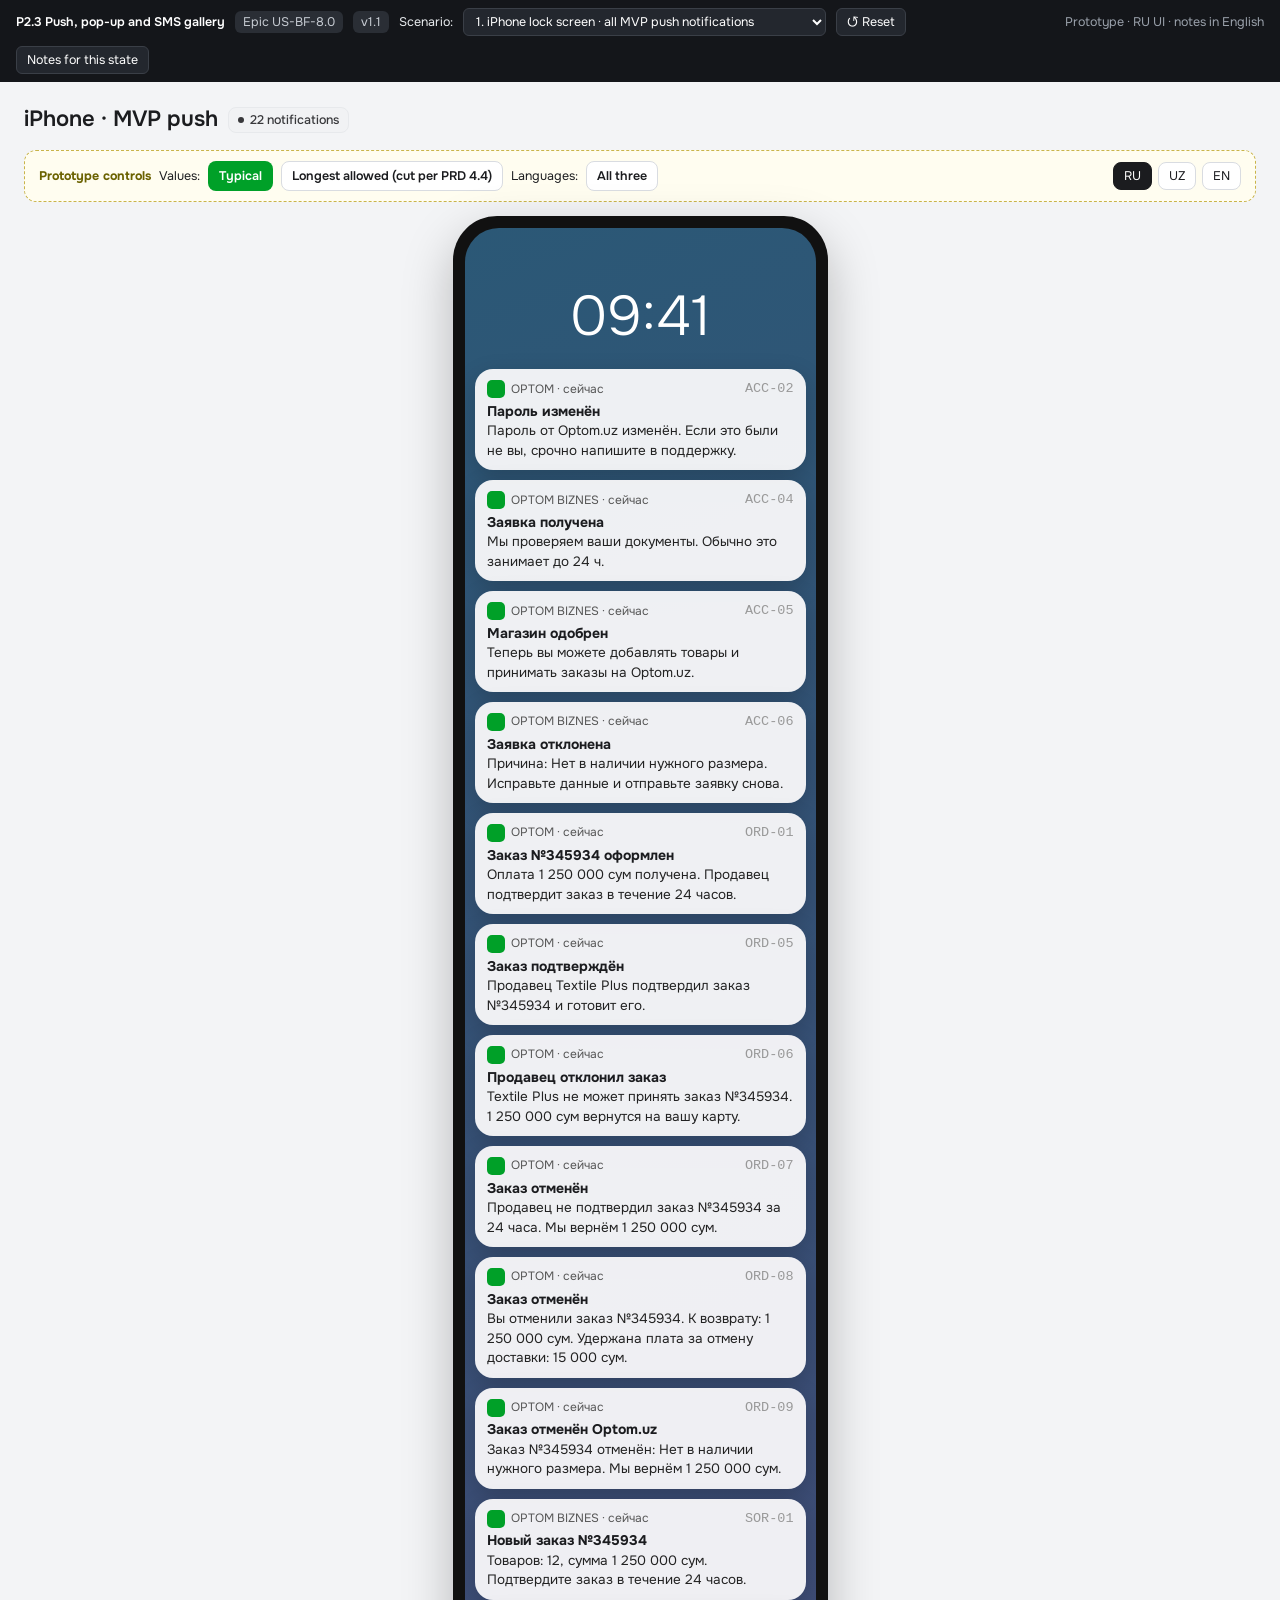
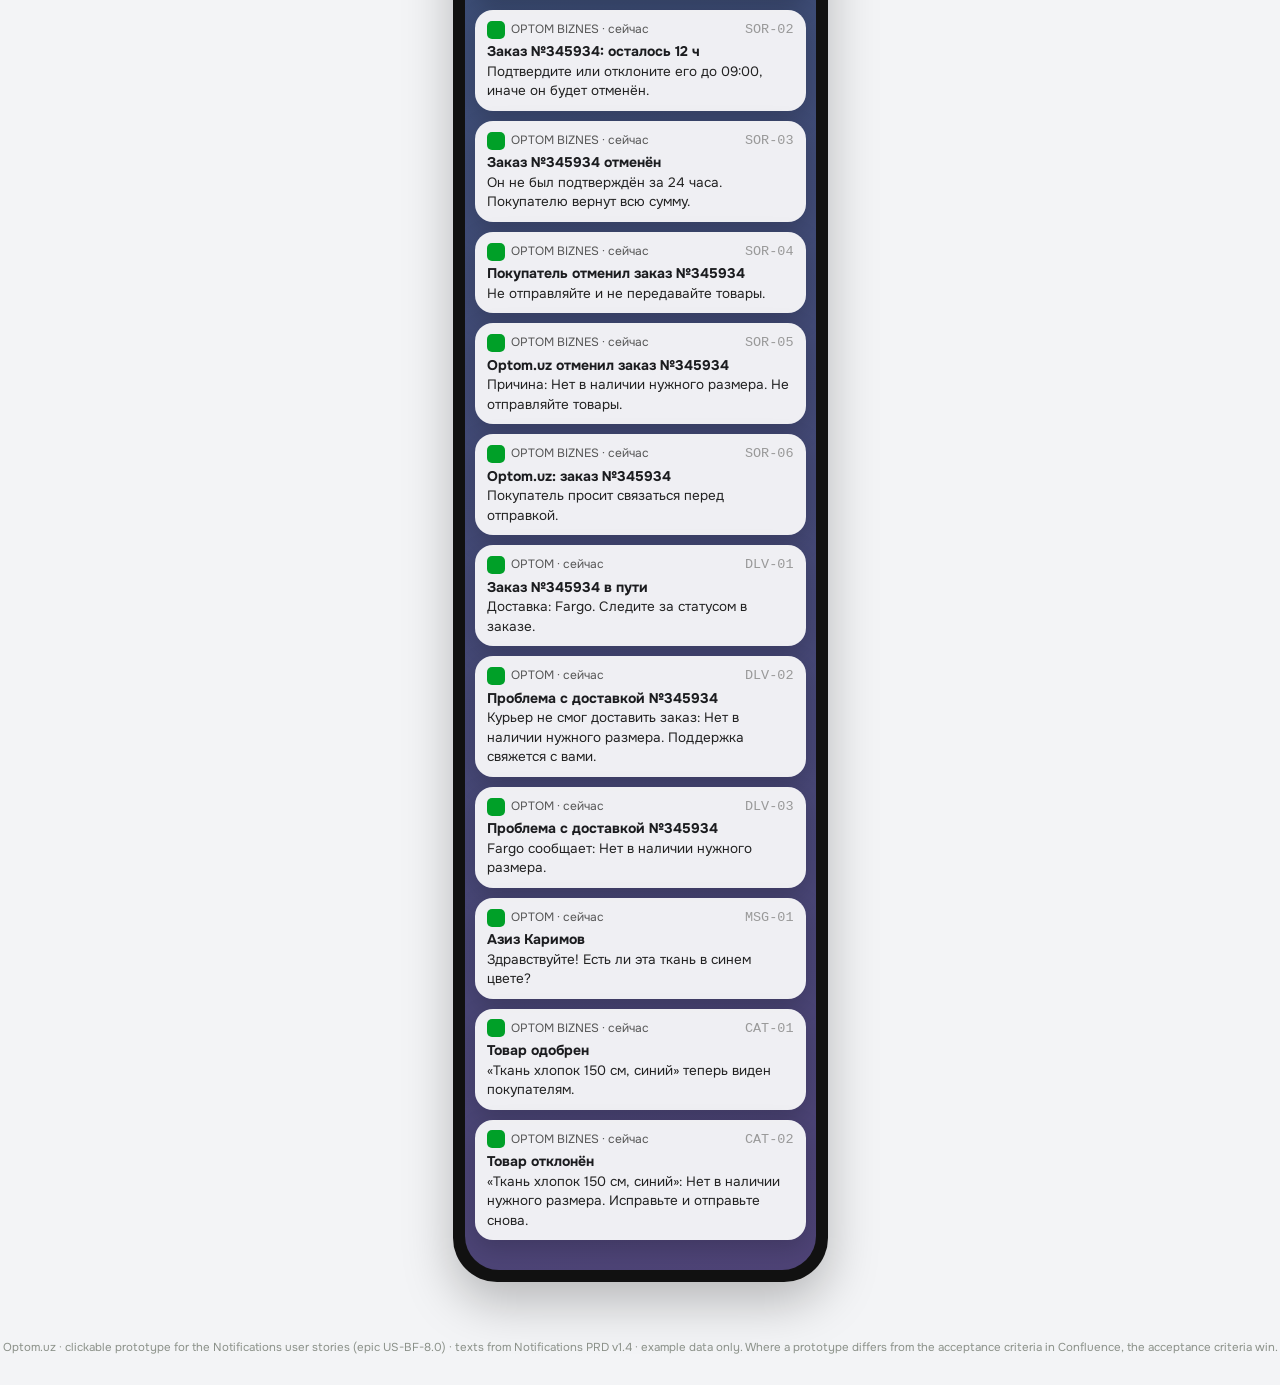
<file: p2-3-push-gallery.html>
<!doctype html>
<html lang="ru"><head><meta charset="utf-8"><meta name="robots" content="noindex,nofollow"><meta name="viewport" content="width=device-width,initial-scale=1">
<title>P2.3 Push, pop-up and SMS gallery</title>
<link rel="preconnect" href="https://fonts.googleapis.com"><link href="https://fonts.googleapis.com/css2?family=Onest:wght@400;500;600;700&display=swap" rel="stylesheet">
<style>/* Optom.uz prototype base — colours and components taken from the Figma exports (Seller website, Buyer website, Super Admin Old) */
:root{
  --green:#00a028; --green-600:#008a22; --green-50:#e6f6ea; --green-100:#cdeed5;
  --ink:#1b1c1f; --ink-2:#38383b; --muted:#6b7079; --muted-2:#8b9189; --line:#e7e9ec; --line-2:#d9dce1;
  --bg:#f3f4f6; --card:#ffffff; --red:#d92d20; --red-50:#fdecec; --amber:#ca8504; --amber-50:#fef7c3;
  --blue:#0c75ed; --blue-50:#e8f2fe; --violet:#7a5af8; --violet-50:#f1edff;
  --radius:12px; --radius-sm:8px;
  --font:"Onest",-apple-system,BlinkMacSystemFont,"Segoe UI",Roboto,sans-serif;
}
*{box-sizing:border-box}
html,body{margin:0;padding:0}
body{font-family:var(--font);font-size:14px;line-height:1.45;color:var(--ink);background:var(--bg)}
button,input,select,textarea{font:inherit;color:inherit}
a{color:var(--green);text-decoration:none}
/* ---- prototype harness bar ---- */
.pbar{position:sticky;top:0;z-index:50;display:flex;flex-wrap:wrap;align-items:center;gap:10px;padding:8px 16px;background:#14161a;color:#e9ecef;font-size:12.5px}
.pbar b{color:#fff;font-weight:600}
.pbar .tag{background:#2a2e35;border-radius:6px;padding:2px 8px;color:#c6cbd2}
.pbar select{background:#23272e;border:1px solid #3a3f47;border-radius:6px;color:#fff;padding:4px 8px;max-width:420px}
.pbar .sp{flex:1}
.pbar button{background:#23272e;border:1px solid #3a3f47;border-radius:6px;color:#fff;padding:4px 10px;cursor:pointer}
.pbar button.on{background:var(--green);border-color:var(--green)}
.notes{position:fixed;right:16px;bottom:16px;width:380px;max-height:60vh;overflow:auto;z-index:60;background:#fffef5;border:1px solid #eadf9f;border-radius:12px;box-shadow:0 12px 30px rgba(0,0,0,.18);padding:14px 16px;font-size:12.5px;display:none}
.notes.show{display:block}
.notes h4{margin:0 0 6px;font-size:13px}
.notes ul{margin:4px 0 0 16px;padding:0}
.notes li{margin:3px 0}
.notes .src{color:#6b6200;font-size:11.5px;margin-top:8px}
/* ---- seller / admin shell ---- */
.shell{display:grid;grid-template-columns:232px 1fr;min-height:calc(100vh - 40px)}
.side{padding:18px 14px;display:flex;flex-direction:column;gap:2px}
.logo{display:flex;align-items:center;gap:8px;font-weight:600;font-size:26px;letter-spacing:-.5px;margin:0 6px 22px;color:var(--ink)}
.logo svg{flex:none}
.side .grp{font-size:11px;font-weight:600;color:var(--muted);letter-spacing:.04em;text-transform:uppercase;margin:14px 10px 6px}
.nav{display:flex;align-items:center;gap:10px;padding:9px 10px;border-radius:10px;color:var(--ink-2);cursor:default}
.nav.on{background:#fff;box-shadow:0 1px 2px rgba(0,0,0,.05);color:var(--ink);font-weight:500}
.nav svg{width:18px;height:18px;stroke:currentColor;fill:none;stroke-width:1.6;opacity:.8}
.side .me{margin-top:auto;background:#fff;border-radius:12px;padding:10px;display:flex;gap:10px;align-items:center}
.ava{width:34px;height:34px;border-radius:50%;background:#d7dbe0;display:grid;place-items:center;font-weight:600;color:#555;flex:none}
.me small{display:block;color:var(--green);font-size:12px}
.main{padding:16px 24px 40px 8px;min-width:0}
.top{display:flex;align-items:center;gap:10px;margin-bottom:14px}
.iconbtn{width:34px;height:34px;border-radius:9px;background:#fff;border:1px solid var(--line);display:grid;place-items:center}
.crumbs{color:var(--muted);font-size:13px;display:flex;gap:8px;align-items:center}
.crumbs b{color:var(--ink);font-weight:500}
.top .sp{flex:1}
.lang{background:#fff;border:1px solid var(--line);border-radius:9px;padding:6px 12px;font-size:13px}
.h1{font-size:26px;font-weight:600;margin:6px 0 14px;display:flex;align-items:center;gap:10px}
/* ---- components ---- */
.card{background:var(--card);border-radius:var(--radius);padding:20px 22px;box-shadow:0 1px 2px rgba(16,24,40,.04)}
.card+.card{margin-top:12px}
.card h3{margin:0 0 4px;font-size:18px;font-weight:600}
.sub{color:var(--muted);margin:0}
.row{display:flex;gap:12px;align-items:center}
.grid2{display:grid;grid-template-columns:1fr 1fr;gap:14px}
.sec{display:grid;grid-template-columns:240px 1fr;gap:24px;padding:20px 0;border-top:1px solid var(--line)}
.sec>.lbl{font-weight:600}
.sec>.lbl .sub{font-weight:400;font-size:13px;margin-top:4px}
.field{display:flex;flex-direction:column;gap:6px;margin-bottom:14px}
.field label{font-size:13px;font-weight:500}
.inp{border:1px solid var(--line-2);border-radius:10px;padding:10px 12px;background:#fff;outline:none;width:100%}
.inp:focus{border-color:var(--green);box-shadow:0 0 0 3px var(--green-50)}
.inp.err{border-color:var(--red)}
.inp[disabled]{background:#f6f7f9;color:var(--muted)}
.err-t{color:var(--red);font-size:12.5px}
.hint{color:var(--muted);font-size:12.5px}
.btn{border:1px solid transparent;border-radius:10px;padding:10px 18px;font-weight:600;cursor:pointer;display:inline-flex;align-items:center;gap:8px;white-space:nowrap}
.btn.pri{background:var(--green);color:#fff}
.btn.pri:hover{background:var(--green-600)}
.btn.pri[disabled]{background:#9fd8ad;cursor:not-allowed}
.btn.out{background:#fff;border-color:var(--line-2);color:var(--ink)}
.btn.soft{background:var(--green-50);color:var(--green)}
.btn.dan{background:var(--red-50);color:var(--red)}
.btn.danfill{background:var(--red);color:#fff}
.btn.link{background:none;padding:6px 4px;color:var(--green)}
.btn.sm{padding:6px 12px;font-size:13px;border-radius:8px}
.btn[disabled]{opacity:.55;cursor:not-allowed}
.pill{display:inline-flex;align-items:center;gap:6px;border-radius:8px;padding:3px 9px;font-size:12.5px;font-weight:500;border:1px solid transparent}
.pill::before{content:"";width:6px;height:6px;border-radius:50%;background:currentColor}
.pill.g{background:var(--green-50);color:var(--green);border-color:var(--green-100)}
.pill.v{background:var(--violet-50);color:var(--violet);border-color:#ddd3ff}
.pill.a{background:#fff6e0;color:#b54708;border-color:#fde7b0}
.pill.r{background:var(--red-50);color:var(--red);border-color:#f9c9c4}
.pill.n{background:#f1f2f4;color:var(--ink-2);border-color:var(--line)}
.pill.b{background:var(--blue-50);color:var(--blue);border-color:#c9e0fd}
.alert{border-radius:12px;padding:14px 16px;display:flex;gap:12px;align-items:flex-start;border-left:4px solid}
.alert .ic{width:22px;height:22px;border-radius:50%;display:grid;place-items:center;color:#fff;font-weight:700;font-size:13px;flex:none}
.alert.w{background:var(--amber-50);border-color:var(--amber)} .alert.w .ic{background:var(--amber)}
.alert.e{background:var(--red-50);border-color:var(--red)} .alert.e .ic{background:var(--red)}
.alert.i{background:var(--blue-50);border-color:var(--blue)} .alert.i .ic{background:var(--blue)}
.alert.s{background:var(--green-50);border-color:var(--green)} .alert.s .ic{background:var(--green)}
.alert b{display:block;margin-bottom:2px}
.toggle{position:relative;width:40px;height:22px;border-radius:12px;background:#d0d4da;border:none;cursor:pointer;flex:none;transition:.15s}
.toggle::after{content:"";position:absolute;top:3px;left:3px;width:16px;height:16px;border-radius:50%;background:#fff;transition:.15s;box-shadow:0 1px 2px rgba(0,0,0,.2)}
.toggle.on{background:var(--green)}
.toggle.on::after{left:21px}
.toggle[disabled]{opacity:.45;cursor:not-allowed}
.chk{display:flex;gap:10px;align-items:flex-start;cursor:pointer;margin:8px 0}
.chk input{width:18px;height:18px;accent-color:var(--green);margin-top:2px;flex:none}
table.t{width:100%;border-collapse:collapse}
table.t th{background:#f6f7f9;text-align:left;font-size:12.5px;font-weight:500;color:var(--muted);padding:10px 12px}
table.t td{border-top:1px solid var(--line);padding:12px;vertical-align:middle}
.kv{display:flex;gap:10px;padding:12px 0;border-top:1px solid var(--line);align-items:flex-start}
.kv:first-of-type{border-top:none}
.kv .k{color:var(--muted)}
.kv svg{width:20px;height:20px;stroke:var(--muted);fill:none;stroke-width:1.6;flex:none;margin-top:1px}
.modal-bg{position:fixed;inset:0;background:rgba(16,18,22,.45);display:grid;place-items:center;z-index:40;padding:20px}
.modal{background:#fff;border-radius:16px;width:min(560px,100%);max-height:90vh;overflow:auto;padding:22px 24px;box-shadow:0 20px 50px rgba(0,0,0,.25)}
.modal h3{margin:0 0 6px;font-size:19px}
.modal .acts{display:flex;justify-content:flex-end;gap:10px;margin-top:18px}
.toast{position:fixed;left:50%;bottom:24px;transform:translateX(-50%);background:#1b1c1f;color:#fff;border-radius:10px;padding:10px 16px;z-index:70;box-shadow:0 10px 30px rgba(0,0,0,.25);font-size:13.5px}
.digits{display:flex;gap:6px;align-items:flex-end}
.digit{background:#eceef1;border-radius:10px;width:42px;height:52px;display:grid;place-items:center;font-size:24px;font-weight:600}
.dsep{font-size:24px;font-weight:600;padding:0 4px 12px}
.ycard{border:1.5px solid var(--line-2);border-radius:12px;padding:12px 14px;display:flex;gap:12px;align-items:center;cursor:pointer;background:#fff}
.ycard.on{border-color:var(--green);background:var(--green-50)}
.ycard .r{width:18px;height:18px;border-radius:50%;border:2px solid var(--line-2);flex:none}
.ycard.on .r{border:5px solid var(--green)}
.ycard[aria-disabled=true]{opacity:.5;cursor:not-allowed}
.yglogo{font-weight:700;letter-spacing:-.3px}
.yglogo i{font-style:italic;font-weight:800}
.code-big{font-size:30px;letter-spacing:6px;font-weight:700;background:#f6f7f9;border-radius:10px;padding:8px 14px;display:inline-block}
.steps{display:flex;justify-content:space-between;position:relative;margin:6px 0 4px}
.steps::before{content:"";position:absolute;left:20px;right:20px;top:17px;height:2px;background:var(--line)}
.step{position:relative;text-align:center;flex:1;color:var(--muted);font-size:13px}
.step .dot{width:36px;height:36px;border-radius:10px;margin:0 auto 6px;background:#fff;border:1.5px solid var(--line-2);display:grid;place-items:center}
.step.on{color:var(--green);font-weight:500}
.step.on .dot{background:var(--green-50);border-color:var(--green)}
.timeline .it{display:flex;gap:12px;padding:8px 0}
.timeline .it .d{width:30px;height:30px;border-radius:50%;background:#f1f2f4;display:grid;place-items:center;flex:none;font-size:13px}
.timeline .it small{display:block;color:var(--muted)}
.muted{color:var(--muted)}
.small{font-size:12.5px}
.mt8{margin-top:8px}.mt12{margin-top:12px}.mt16{margin-top:16px}.mb0{margin-bottom:0}
.spin{width:16px;height:16px;border:2px solid #c8ead1;border-top-color:var(--green);border-radius:50%;animation:sp 0.8s linear infinite;display:inline-block}
@keyframes sp{to{transform:rotate(360deg)}}
.ann{outline:2px dashed #f0b400;outline-offset:3px;border-radius:12px}

/* ---- notification centre components (proposal; follows the buyer mobile "Уведомления" design) ---- */
.bellwrap{position:relative}
.bell{position:relative;width:38px;height:38px;border-radius:10px;background:#fff;border:1px solid var(--line);display:grid;place-items:center;cursor:pointer}
.bell svg{width:20px;height:20px;stroke:#38383b;fill:none;stroke-width:1.7}
.badge{position:absolute;top:-6px;right:-7px;min-width:19px;height:19px;padding:0 5px;border-radius:10px;background:var(--red);color:#fff;font-size:11px;font-weight:600;display:grid;place-items:center;border:2px solid #fff}
.dd{position:absolute;right:0;top:46px;width:400px;background:#fff;border-radius:14px;box-shadow:0 16px 40px rgba(16,24,40,.18);border:1px solid var(--line);z-index:30;overflow:hidden}
.dd .hd{display:flex;align-items:center;justify-content:space-between;padding:14px 16px 8px}
.dd .hd b{font-size:16px}
.dd .ft{display:flex;justify-content:center;padding:10px;border-top:1px solid var(--line)}
.ni{display:flex;gap:12px;padding:12px 16px;cursor:pointer;position:relative;border-top:1px solid var(--line)}
.ni:hover{background:#f8f9fa}
.ni.unread{background:#f6fbf7}
.ni .gi{width:40px;height:40px;border-radius:50%;display:grid;place-items:center;flex:none}
.ni .gi svg{width:20px;height:20px;fill:none;stroke-width:1.7}
.gi.o{background:var(--green-50)} .gi.o svg{stroke:var(--green)}
.gi.m{background:var(--blue-50)} .gi.m svg{stroke:var(--blue)}
.gi.s{background:#f1f2f4} .gi.s svg{stroke:#555}
.gi.w{background:var(--red-50)} .gi.w svg{stroke:var(--red)}
.gi.a{background:var(--violet-50)} .gi.a svg{stroke:var(--violet)}
.ni .bd{flex:1;min-width:0}
.ni .tt{font-weight:600;white-space:nowrap;overflow:hidden;text-overflow:ellipsis}
.ni .tx{color:var(--ink-2);display:-webkit-box;-webkit-line-clamp:2;-webkit-box-orient:vertical;overflow:hidden;margin-top:2px}
.ni .tm{color:var(--muted);font-size:12px;margin-top:4px}
.ni .ud{width:9px;height:9px;border-radius:50%;background:var(--green);flex:none;margin-top:6px}
.ni .cid{position:absolute;right:10px;bottom:8px;font-size:10.5px;color:#a0a6ae;font-family:ui-monospace,Menlo,monospace}
.ni .acts{display:flex;gap:8px;margin-top:8px}
.tabs{display:flex;gap:6px;border-bottom:1px solid var(--line);margin-bottom:0}
.tab{padding:10px 14px;cursor:pointer;color:var(--muted);border-bottom:2px solid transparent;margin-bottom:-1px;font-weight:500}
.tab.on{color:var(--ink);border-bottom-color:var(--green)}
.tab .c{background:var(--green);color:#fff;border-radius:9px;padding:0 6px;font-size:11.5px;margin-left:6px}
.empty{padding:48px 20px;text-align:center;color:var(--muted)}
.empty .eic{width:64px;height:64px;border-radius:50%;background:#f1f2f4;display:grid;place-items:center;margin:0 auto 12px}
.empty .eic svg{width:30px;height:30px;stroke:#9aa0a8;fill:none;stroke-width:1.6}
/* web pop-up (toast with title, text, first button) */
.npop{position:fixed;top:56px;right:20px;width:360px;background:#fff;border-radius:14px;box-shadow:0 16px 40px rgba(16,24,40,.22);border:1px solid var(--line);z-index:65;padding:14px 16px;display:flex;gap:12px;animation:pin .25s ease}
.npop .x{position:absolute;top:8px;right:10px;cursor:pointer;color:var(--muted);font-size:18px;line-height:1}
.npop .bar{position:absolute;left:0;bottom:0;height:3px;background:var(--green);animation:pbar 5s linear forwards;border-radius:0 0 0 14px}
@keyframes pin{from{transform:translateY(-10px);opacity:0}to{transform:none;opacity:1}}
@keyframes pbar{from{width:100%}to{width:0}}
/* buyer website header */
.bweb{background:#fff;min-height:calc(100vh - 40px)}
.bhead{display:flex;align-items:center;gap:16px;padding:14px 32px;border-bottom:1px solid var(--line);background:#fff;position:sticky;top:40px;z-index:20}
.bsearch{flex:1;max-width:560px;display:flex;align-items:center;gap:8px;background:#f3f4f6;border-radius:10px;padding:10px 14px;color:var(--muted)}
.bcat{background:var(--green);color:#fff;border-radius:10px;padding:10px 16px;font-weight:600}
.hic{display:flex;flex-direction:column;align-items:center;font-size:11.5px;color:var(--ink-2);gap:2px;cursor:pointer;position:relative}
.hic svg{width:22px;height:22px;stroke:#38383b;fill:none;stroke-width:1.6}
.bbody{padding:24px 32px;max-width:1240px;margin:0 auto}
.prodgrid{display:grid;grid-template-columns:repeat(5,1fr);gap:16px}
.pcard{background:#fff;border:1px solid var(--line);border-radius:12px;overflow:hidden}
.pimg{height:150px;background:linear-gradient(135deg,#eef0f3,#e3e6ea)}
.pcard .pi{padding:10px 12px}
.pcard .pp{font-weight:700;font-size:16px}
.prof{display:grid;grid-template-columns:260px 1fr;gap:24px}
.pside{background:#fff;border:1px solid var(--line);border-radius:14px;padding:10px}
.pside .nav{cursor:pointer}
/* mobile frame */
.phonewrap{display:flex;gap:28px;justify-content:center;padding:24px;flex-wrap:wrap}
.phone{width:375px;height:780px;border-radius:44px;background:#111;padding:12px;box-shadow:0 20px 50px rgba(0,0,0,.25);flex:none}
.scr{width:100%;height:100%;border-radius:34px;background:#fff;overflow:hidden;position:relative;display:flex;flex-direction:column}
.sbar{height:44px;display:flex;justify-content:space-between;align-items:center;padding:0 26px;font-weight:600;font-size:14px;flex:none}
.mhead{display:flex;align-items:center;gap:10px;padding:6px 16px 10px;flex:none}
.mhead b{font-size:20px;flex:1}
.mbody{flex:1;overflow:auto}
.mtabbar{display:flex;justify-content:space-around;border-top:1px solid var(--line);padding:8px 0 22px;font-size:10.5px;color:var(--muted);flex:none}
.mtabbar div{display:flex;flex-direction:column;align-items:center;gap:2px}
.mtabbar svg{width:22px;height:22px;stroke:#8b9189;fill:none;stroke-width:1.6}
.mtabbar .on{color:var(--green)} .mtabbar .on svg{stroke:var(--green)}
.pushb{position:absolute;top:46px;left:10px;right:10px;background:rgba(245,245,247,.97);border-radius:18px;padding:10px 12px;box-shadow:0 8px 24px rgba(0,0,0,.18);z-index:5;cursor:pointer;animation:pin .3s ease}
.pushb .ph{display:flex;align-items:center;gap:6px;font-size:12px;color:#555}
.pushb .ph i{width:18px;height:18px;border-radius:5px;background:var(--green);display:inline-block}
.pushb b{display:block;font-size:14px;margin-top:2px}
.pushb span{font-size:13.5px;color:#222}
/* prototype controls */
.pctl{border:1.5px dashed #c9b44a;background:#fffdf0;border-radius:12px;padding:10px 14px;font-size:12.5px;display:flex;gap:8px;align-items:center;flex-wrap:wrap;margin-bottom:14px}
.pctl b{color:#6b6200}
.pctl .btn{font-size:12.5px;padding:5px 10px;border-radius:8px}
.lbox{display:flex;gap:6px}
.lbox span{padding:4px 10px;border-radius:8px;border:1px solid var(--line-2);cursor:pointer;background:#fff}
.lbox span.on{background:var(--ink);color:#fff;border-color:var(--ink)}
.tl{border-left:2px solid var(--line);margin-left:8px;padding-left:16px}
.tl .ev{position:relative;padding:8px 0}
.tl .ev::before{content:"";position:absolute;left:-23px;top:13px;width:12px;height:12px;border-radius:50%;background:#fff;border:2px solid var(--line-2)}
.tl .ev.sent::before{background:var(--green);border-color:var(--green)}
.tl .ev.cxl::before{background:#fff;border-color:var(--muted)}
.tl .ev.due::before{background:#fff;border-color:var(--amber)}
.mono{font-family:ui-monospace,Menlo,monospace;font-size:12px}
</style></head><body>
<div id="app"></div><p style="text-align:center;color:#8b9189;font-size:11.5px;margin:18px 0 28px">Optom.uz · clickable prototype for the Notifications user stories (epic US-BF-8.0) · texts from Notifications PRD v1.4 · example data only. Where a prototype differs from the acceptance criteria in Confluence, the acceptance criteria win.</p>
<script>// Prototype harness: scenario picker, notes panel, toasts, icons, seller shell
const $ = (s, r = document) => r.querySelector(s);
const esc = s => String(s).replace(/[&<>"]/g, c => ({ "&": "&amp;", "<": "&lt;", ">": "&gt;", '"': "&quot;" }[c]));
const som = n => Math.round(n).toLocaleString("ru-RU").replace(/,/g, " ") + " сум";
const ICON = {
  chart: '<svg viewBox="0 0 24 24"><path d="M4 20V10M10 20V4M16 20v-7M22 20H2"/></svg>',
  box: '<svg viewBox="0 0 24 24"><path d="M21 8l-9-5-9 5 9 5 9-5zM3 8v8l9 5 9-5V8M12 13v8"/></svg>',
  list: '<svg viewBox="0 0 24 24"><rect x="4" y="3" width="16" height="18" rx="2"/><path d="M8 8h8M8 12h8M8 16h5"/></svg>',
  chat: '<svg viewBox="0 0 24 24"><path d="M4 5h16v11H8l-4 4z"/></svg>',
  users: '<svg viewBox="0 0 24 24"><circle cx="9" cy="8" r="3"/><path d="M3 20c0-3 3-5 6-5s6 2 6 5M16 11a3 3 0 1 0 0-6M21 20c0-2-1.5-4-4-4.6"/></svg>',
  store: '<svg viewBox="0 0 24 24"><path d="M3 9l2-5h14l2 5M4 9v11h16V9M3 9h18M9 20v-6h6v6"/></svg>',
  gear: '<svg viewBox="0 0 24 24"><circle cx="12" cy="12" r="3"/><path d="M12 2v3M12 19v3M4.2 4.2l2.1 2.1M17.7 17.7l2.1 2.1M2 12h3M19 12h3M4.2 19.8l2.1-2.1M17.7 6.3l2.1-2.1"/></svg>',
  spark: '<svg viewBox="0 0 24 24"><path d="M12 3l2 6 6 2-6 2-2 6-2-6-6-2 6-2z"/></svg>',
  truck: '<svg viewBox="0 0 24 24"><path d="M2 6h12v10H2zM14 10h4l3 3v3h-7"/><circle cx="6" cy="18" r="2"/><circle cx="17" cy="18" r="2"/></svg>',
  pin: '<svg viewBox="0 0 24 24"><path d="M12 22s7-7 7-12a7 7 0 1 0-14 0c0 5 7 12 7 12z"/><circle cx="12" cy="10" r="2.5"/></svg>',
  phone: '<svg viewBox="0 0 24 24"><path d="M5 3h4l2 5-3 2a12 12 0 0 0 6 6l2-3 5 2v4a2 2 0 0 1-2 2A18 18 0 0 1 3 5a2 2 0 0 1 2-2z"/></svg>',
  cal: '<svg viewBox="0 0 24 24"><rect x="3" y="5" width="18" height="16" rx="2"/><path d="M3 10h18M8 3v4M16 3v4"/></svg>',
  card: '<svg viewBox="0 0 24 24"><rect x="2" y="5" width="20" height="14" rx="2"/><path d="M2 10h20"/></svg>',
  msg: '<svg viewBox="0 0 24 24"><path d="M4 5h16v11H8l-4 4z"/></svg>',
  user: '<svg viewBox="0 0 24 24"><circle cx="12" cy="8" r="4"/><path d="M4 21c0-4 4-6 8-6s8 2 8 6"/></svg>',
  bell: '<svg viewBox="0 0 24 24"><path d="M6 16V11a6 6 0 0 1 12 0v5l2 2H4zM10 21h4"/></svg>',
  globe: '<svg viewBox="0 0 24 24"><circle cx="12" cy="12" r="9"/><path d="M3 12h18M12 3c3 3 3 15 0 18M12 3c-3 3-3 15 0 18"/></svg>',
  side: '<svg viewBox="0 0 24 24"><rect x="3" y="4" width="18" height="16" rx="2"/><path d="M9 4v16"/></svg>',
};
const LOGO = '<span class="logo"><svg width="34" height="34" viewBox="0 0 34 34"><rect x="12" y="2" width="10" height="30" rx="3" fill="#00a028"/><rect x="2" y="8" width="30" height="5" rx="2.5" fill="#00a028"/><rect x="2" y="15" width="30" height="5" rx="2.5" fill="#00a028"/><rect x="2" y="22" width="30" height="5" rx="2.5" fill="#00a028"/><rect x="15" y="9" width="4" height="17" rx="1" fill="#fff"/></svg>optom</span>';
const YG = '<span class="yglogo">Yandex <i>Go</i></span>';
const FARGO = '<span style="font-weight:800;font-style:italic;letter-spacing:-.5px"><span style="color:#e3262e">◤</span> FARGO</span>';

function sellerShell(active, crumbs, content) {
  const nav = (k, ic, t) => `<div class="nav ${active === k ? "on" : ""}">${ICON[ic]}${t}</div>`;
  return `<div class="shell"><aside class="side">${LOGO}
    <div class="grp">Основное</div>${nav("an", "chart", "Аналитика")}${nav("pr", "box", "Товары")}${nav("or", "list", "Заказы")}${nav("ch", "chat", "Чаты")}
    <div class="grp">Организация</div>${nav("em", "users", "Сотрудники")}${nav("br", "store", "Филиалы")}
    <div class="grp">Система</div>${nav("se", "gear", "Настройки")}${nav("ta", "spark", "Тарифы")}
    <div class="me"><span class="ava">НА</span><div><b style="font-weight:600">Николаев А. Д.</b><small>● Подтвержден</small></div></div></aside>
    <main class="main"><div class="top"><span class="iconbtn">${ICON.side.replace("<svg", '<svg width="18" height="18" fill="none" stroke="#38383b"')}</span><div class="crumbs">${crumbs}</div><span class="sp"></span><span class="iconbtn">${ICON.bell.replace("<svg", '<svg width="18" height="18" fill="none" stroke="#38383b"')}</span><span class="lang">Русский ▾</span></div>${content}</main></div>`;
}

// ---- harness ----
const H = { scen: [], cur: null, notesOn: false };
function harness(meta, scenarios) {
  H.scen = scenarios;
  const bar = document.createElement("div"); bar.className = "pbar";
  bar.innerHTML = `<b>${esc(meta.title)}</b><span class="tag">${esc(meta.stories)}</span><span class="tag">v${meta.version}</span>
    <span>Scenario:</span><select id="scen">${scenarios.map((s, i) => `<option value="${i}">${i + 1}. ${esc(s.label)}</option>`).join("")}</select>
    <button id="reset" title="Reset the current scenario">↺ Reset</button><span class="sp"></span>
    <span style="color:#9aa1ab">Prototype · RU UI · notes in English</span>
    <button id="ntoggle">Notes for this state</button>`;
  document.body.prepend(bar);
  const notes = document.createElement("div"); notes.className = "notes"; notes.id = "notes"; document.body.append(notes);
  $("#scen").onchange = e => go(+e.target.value);
  $("#reset").onclick = () => go(+$("#scen").value);
  $("#ntoggle").onclick = () => { H.notesOn = !H.notesOn; notes.classList.toggle("show", H.notesOn); $("#ntoggle").classList.toggle("on", H.notesOn); };
  const q = new URLSearchParams(location.hash.slice(1)), qs = new URLSearchParams(location.search); go(+(q.get("s") || qs.get("s") || 0));
}
function go(i) {
  const s = H.scen[i]; if (!s) return; H.cur = s; $("#scen").value = i; history.replaceState(null, "", "#s=" + i);
  s.apply(); setNotes(s.notes, s.src);
}
function setNotes(list, src) {
  $("#notes").innerHTML = `<h4>What this state shows</h4><ul>${(list || []).map(n => `<li>${n}</li>`).join("")}</ul>${src ? `<div class="src">${src}</div>` : ""}`;
}
let toastT;
function toast(t) { let el = $(".toast"); if (!el) { el = document.createElement("div"); el.className = "toast"; document.body.append(el); } el.textContent = t; el.style.display = "block"; clearTimeout(toastT); toastT = setTimeout(() => el.style.display = "none", 3200); }
function modal(html) { closeModal(); const bg = document.createElement("div"); bg.className = "modal-bg"; bg.id = "mbg"; bg.innerHTML = `<div class="modal">${html}</div>`; document.body.append(bg); return bg; }
function closeModal() { const m = $("#mbg"); if (m) m.remove(); }

// When embedded in a narrow frame (e.g. Confluence iFrame), scale the desktop layout down to fit
(function fitFrame() {
  if (window === window.top) return;
  const apply = () => { const w = document.documentElement.clientWidth; document.documentElement.style.zoom = w < 1280 ? (w / 1280).toFixed(3) : ""; };
  apply(); window.addEventListener("resize", apply);
})();


const CAT = {"ACC-01": {"g": "Service (can't turn off)", "r": "MVP", "cta": "No", "ch": "—", "pp": "—", "oc": "SMS (Eskiz) or e-mail", "trig": "A one-time code is requested: sign-up, sign-in, password reset or phone/e-mail change", "en": "SMS: Optom.uz: your code is {code}. Do not share it with anyone. Valid for {minutes} min.", "uz": "SMS: Optom.uz: tasdiqlash kodingiz {code}. Uni hech kimga bermang. {minutes} daqiqa amal qiladi.", "ru": "SMS: Optom.uz: ваш код {code}. Никому его не сообщайте. Действует {minutes} мин."}, "ACC-02": {"g": "Service (can't turn off)", "r": "MVP", "cta": "Button \"Contact support\" → support chat", "ch": "Web + Mobile", "pp": "Push + Pull", "oc": "E-mail if the user has one", "trig": "The account password is changed", "en": "Password changed\nYour Optom.uz password was changed. If it was not you, contact support now.", "uz": "Parol o‘zgartirildi\nOptom.uz parolingiz o‘zgartirildi. Agar bu siz bo‘lmasangiz, darhol yordam xizmatiga yozing.", "ru": "Пароль изменён\nПароль от Optom.uz изменён. Если это были не вы, срочно напишите в поддержку."}, "ACC-03": {"g": "Service (can't turn off)", "r": "Later", "cta": "Button \"Change password\" → Security settings", "ch": "Web + Mobile", "pp": "Push + Pull", "oc": "—", "trig": "Sign-in from a device that has not been used for this account before", "en": "New sign-in to your account\nSign-in from {device} at {time}. Not you? Change your password.", "uz": "Hisobingizga yangi kirish\n{time} da {device} qurilmasidan kirildi. Siz emasmisiz? Parolni o‘zgartiring.", "ru": "Новый вход в аккаунт\nВход с устройства {device} в {time}. Это не вы? Смените пароль."}, "ACC-04": {"g": "Service", "r": "MVP", "cta": "Link → Application status", "ch": "Web + Mobile", "pp": "Push + Pull", "oc": "—", "trig": "A seller submits the registration application (documents) for verification", "en": "Application received\nWe are checking your documents. This usually takes up to {hours} hours.", "uz": "Ariza qabul qilindi\nHujjatlaringizni tekshiryapmiz. Bu odatda {hours} soatgacha davom etadi.", "ru": "Заявка получена\nМы проверяем ваши документы. Обычно это занимает до {hours} ч."}, "ACC-05": {"g": "Service (can't turn off)", "r": "MVP", "cta": "Button \"Add product\" → Add product", "ch": "Web + Mobile", "pp": "Push + Pull", "oc": "E-mail if confirmed (N7)", "trig": "A moderator approves the seller (seller moderation)", "en": "Your store is approved\nYou can now add products and accept orders on Optom.uz.", "uz": "Do‘koningiz tasdiqlandi\nEndi Optom.uz’da mahsulot qo‘shishingiz va buyurtmalarni qabul qilishingiz mumkin.", "ru": "Магазин одобрен\nТеперь вы можете добавлять товары и принимать заказы на Optom.uz."}, "ACC-06": {"g": "Service (can't turn off)", "r": "MVP", "cta": "Button \"Edit application\" → Registration form", "ch": "Web + Mobile", "pp": "Push + Pull", "oc": "E-mail if confirmed (N7)", "trig": "A moderator rejects the seller application with a reason", "en": "Application rejected\nReason: {reason}. Correct the data and send the application again.", "uz": "Ariza rad etildi\nSabab: {reason}. Ma’lumotlarni tuzating va arizani qayta yuboring.", "ru": "Заявка отклонена\nПричина: {reason}. Исправьте данные и отправьте заявку снова."}, "ACC-07": {"g": "Service (can't turn off)", "r": "Later", "cta": "No (the user cannot sign in)", "ch": "Mobile", "pp": "Push only", "oc": "SMS", "trig": "An admin blocks the user", "en": "Account blocked\nYour Optom.uz account was blocked: {reason}. Contact support for details.", "uz": "Hisob bloklandi\nOptom.uz hisobingiz bloklandi: {reason}. Batafsil: yordam xizmati.", "ru": "Аккаунт заблокирован\nВаш аккаунт Optom.uz заблокирован: {reason}. Подробности — в поддержке."}, "ACC-08": {"g": "Service (can't turn off)", "r": "Later", "cta": "Link → Home page", "ch": "Web + Mobile", "pp": "Push + Pull", "oc": "SMS", "trig": "An admin unblocks the user", "en": "Account restored\nYour Optom.uz account is active again.", "uz": "Hisob tiklandi\nOptom.uz hisobingiz yana faol.", "ru": "Аккаунт восстановлен\nВаш аккаунт Optom.uz снова активен."}, "ACC-09": {"g": "Service (can't turn off)", "r": "With seller roles", "cta": "Link to the seller app in the SMS", "ch": "—", "pp": "—", "oc": "SMS", "trig": "The store owner adds an employee", "en": "SMS: Optom.uz: you were added to {store} as {role}. Sign in to the seller app with this phone number.", "uz": "SMS: Optom.uz: siz {store} do'koniga {role} sifatida qo'shildingiz. Sotuvchi ilovasiga shu raqam bilan kiring.", "ru": "SMS: Optom.uz: вас добавили в {store} ({role}). Войдите в приложение продавца с этим номером."}, "ACC-10": {"g": "Service (can't turn off)", "r": "With seller roles", "cta": "No", "ch": "Web + Mobile", "pp": "Push + Pull", "oc": "—", "trig": "The store owner changes the role of an employee or removes the employee", "en": "Your access changed\nYour role in {store} is now: {role}.", "uz": "Ruxsatlaringiz o‘zgardi\n{store} do‘konidagi rolingiz endi: {role}.", "ru": "Ваш доступ изменён\nВаша роль в {store}: {role}."}, "ACC-11": {"g": "Service (can't turn off)", "r": "Later", "cta": "Button \"Read the offer\" → Offer page", "ch": "Web + Mobile", "pp": "Push + Pull", "oc": "—", "trig": "A new version of the public offer is published", "en": "Terms updated\nWe updated the public offer. Read it and accept it to keep using Optom.uz.", "uz": "Shartlar yangilandi\nOmmaviy oferta yangilandi. Optom.uz’dan foydalanishni davom ettirish uchun uni o‘qib, qabul qiling.", "ru": "Условия обновлены\nМы обновили публичную оферту. Прочитайте и примите её, чтобы продолжить пользоваться Optom.uz."}, "ORD-01": {"g": "Order updates (can't turn off)", "r": "MVP", "cta": "Button \"Open order\" → Order page", "ch": "Web + Mobile", "pp": "Push + Pull", "oc": "—", "trig": "The buyer pays for the order successfully; the order is placed only at this moment (before payment there is no order and no notification)", "en": "Order #{order_no} placed\nPayment of {amount} so‘m received. The seller will confirm the order within 24 hours.", "uz": "#{order_no} buyurtma rasmiylashtirildi\n{amount} so‘m to‘lov qabul qilindi. Sotuvchi buyurtmani 24 soat ichida tasdiqlaydi.", "ru": "Заказ №{order_no} оформлен\nОплата {amount} сум получена. Продавец подтвердит заказ в течение 24 часов."}, "ORD-05": {"g": "Order updates", "r": "MVP", "cta": "Link → Order page", "ch": "Web + Mobile", "pp": "Push + Pull", "oc": "—", "trig": "The seller confirms the order", "en": "Order confirmed\n{seller_name} confirmed order #{order_no} and is preparing it.", "uz": "Buyurtma tasdiqlandi\n{seller_name} #{order_no} buyurtmani tasdiqladi va tayyorlamoqda.", "ru": "Заказ подтверждён\nПродавец {seller_name} подтвердил заказ №{order_no} и готовит его."}, "ORD-06": {"g": "Order updates (can't turn off)", "r": "MVP", "cta": "Link → Order page", "ch": "Web + Mobile", "pp": "Push + Pull", "oc": "—", "trig": "The seller rejects the order", "en": "Order rejected by the seller\n{seller_name} could not accept order #{order_no}. {amount} so‘m will be refunded to your card.", "uz": "Sotuvchi buyurtmani rad etdi\n{seller_name} #{order_no} buyurtmani qabul qila olmadi. {amount} so‘m kartangizga qaytariladi.", "ru": "Продавец отклонил заказ\n{seller_name} не может принять заказ №{order_no}. {amount} сум вернутся на вашу карту."}, "ORD-07": {"g": "Order updates (can't turn off)", "r": "MVP", "cta": "Button \"Find similar\" → Search by the main product", "ch": "Web + Mobile", "pp": "Push + Pull", "oc": "—", "trig": "The order is cancelled automatically because the seller did not confirm it within 24 hours", "en": "Order cancelled\nThe seller did not confirm order #{order_no} in 24 hours. {amount} so‘m will be refunded.", "uz": "Buyurtma bekor qilindi\nSotuvchi #{order_no} buyurtmani 24 soat ichida tasdiqlamadi. {amount} so‘m qaytariladi.", "ru": "Заказ отменён\nПродавец не подтвердил заказ №{order_no} за 24 часа. Мы вернём {amount} сум."}, "ORD-08": {"g": "Order updates (can't turn off)", "r": "MVP", "cta": "Link → Order page", "ch": "Web + Mobile", "pp": "Push + Pull", "oc": "—", "trig": "The buyer cancels the order (for Yandex Go also: support cancels with the buyer as the cause); [fee] sentence only when a delivery cancellation fee was deducted", "en": "Order cancelled\nYou cancelled order #{order_no}. Refund: {amount} so‘m. [if {fee} > 0:] A delivery cancellation fee of {fee} so‘m was deducted.", "uz": "Buyurtma bekor qilindi\nSiz #{order_no} buyurtmani bekor qildingiz. Qaytariladi: {amount} so‘m. [if {fee} > 0:] Bekor qilish to‘lovi {fee} so‘m ushlab qolindi.", "ru": "Заказ отменён\nВы отменили заказ №{order_no}. К возврату: {amount} сум. [if {fee} > 0:] Удержана плата за отмену доставки: {fee} сум."}, "ORD-09": {"g": "Order updates (can't turn off)", "r": "MVP", "cta": "Link → Order page", "ch": "Web + Mobile", "pp": "Push + Pull", "oc": "—", "trig": "An admin cancels the order", "en": "Order cancelled by Optom.uz\nOrder #{order_no} was cancelled: {reason}. {amount} so‘m will be refunded.", "uz": "Optom.uz buyurtmani bekor qildi\n#{order_no} buyurtma bekor qilindi: {reason}. {amount} so‘m qaytariladi.", "ru": "Заказ отменён Optom.uz\nЗаказ №{order_no} отменён: {reason}. Мы вернём {amount} сум."}, "ORD-10": {"g": "Order updates (can't turn off)", "r": "Later", "cta": "Link → Order page", "ch": "Web + Mobile", "pp": "Push + Pull", "oc": "—", "trig": "The refund for a cancelled order is sent to the card", "en": "Refund sent\n{amount} so‘m for order #{order_no} returned to card *{card_last4}. The bank may take up to {days} days.", "uz": "Pul qaytarildi\n#{order_no} buyurtma uchun {amount} so‘m *{card_last4} kartaga qaytarildi. Bank {days} kungacha vaqt olishi mumkin.", "ru": "Деньги возвращены\n{amount} сум за заказ №{order_no} возвращены на карту *{card_last4}. Банку может потребоваться до {days} дн."}, "ORD-11": {"g": "Order updates", "r": "Later", "cta": "Buttons \"Confirm receipt\" and \"Report a problem\" → Order page", "ch": "Web + Mobile", "pp": "Push + Pull", "oc": "—", "trig": "The order gets the status Delivered (provider, seller delivery) and the buyer has not confirmed receipt", "en": "Did you receive order #{order_no}?\nCheck the goods and confirm receipt. If something is wrong, request a return.", "uz": "#{order_no} buyurtmani oldingizmi?\nMahsulotlarni tekshiring va qabul qilganingizni tasdiqlang. Muammo bo‘lsa, qaytarish so‘rang.", "ru": "Вы получили заказ №{order_no}?\nПроверьте товары и подтвердите получение. Если что-то не так, оформите возврат."}, "ORD-12": {"g": "Order updates", "r": "Later", "cta": "Link → Order page", "ch": "Web + Mobile", "pp": "Push + Pull", "oc": "—", "trig": "The buyer has not confirmed receipt 3 days after delivery or pickup; the order is completed automatically", "en": "Order #{order_no} completed\nWe marked the order as received. You can request a return until {date}.", "uz": "#{order_no} buyurtma yakunlandi\nBuyurtma qabul qilingan deb belgilandi. {date} gacha qaytarish so‘rashingiz mumkin.", "ru": "Заказ №{order_no} завершён\nМы отметили заказ как полученный. Оформить возврат можно до {date}."}, "ORD-13": {"g": "Order updates", "r": "Later", "cta": "Button \"Leave a review\" → Review form", "ch": "Web + Mobile", "pp": "Push + Pull", "oc": "—", "trig": "The order is completed (receipt confirmed or auto-completed) and the buyer has not reviewed its products", "en": "How was your order?\nRate the products from {seller_name}. Your review helps other buyers.", "uz": "Buyurtma qanday bo‘ldi?\n{seller_name} mahsulotlarini baholang. Sharhingiz boshqa xaridorlarga yordam beradi.", "ru": "Как вам заказ?\nОцените товары продавца {seller_name}. Ваш отзыв поможет другим покупателям."}, "ORD-14": {"g": "Order updates", "r": "Later", "cta": "Button \"Open receipt\"", "ch": "Web + Mobile", "pp": "Pull only", "oc": "—", "trig": "The fiscal receipt for the order is available", "en": "Receipt for order #{order_no}\nYour fiscal receipt is ready.", "uz": "#{order_no} buyurtma cheki\nFiskal chekingiz tayyor.", "ru": "Чек по заказу №{order_no}\nВаш фискальный чек готов."}, "SOR-01": {"g": "Order updates (can't turn off)", "r": "MVP", "cta": "Button \"Open order\" → Seller order page", "ch": "Web + Mobile", "pp": "Push + Pull", "oc": "—", "trig": "A paid order arrives for the seller's branch (all delivery methods except Yandex Go, which uses YG-S1)", "en": "New order #{order_no}\n{items} items for {amount} so‘m. Confirm within 24 hours.", "uz": "Yangi buyurtma #{order_no}\n{items} ta mahsulot, {amount} so‘m. 24 soat ichida tasdiqlang.", "ru": "Новый заказ №{order_no}\nТоваров: {items}, сумма {amount} сум. Подтвердите заказ в течение 24 часов."}, "SOR-02": {"g": "Order updates (can't turn off)", "r": "MVP", "cta": "Button \"Open order\" → Seller order page", "ch": "Web + Mobile", "pp": "Push + Pull", "oc": "—", "trig": "A paid order is still not confirmed: reminders 12 h, 20 h and 23 h after payment, before the 24-h auto-cancel", "en": "Order #{order_no}: {hours_left} h left\nConfirm or reject it before {time}, otherwise it will be cancelled.", "uz": "#{order_no} buyurtma: {hours_left} soat qoldi\nUni {time} gacha tasdiqlang yoki rad eting, aks holda u bekor qilinadi.", "ru": "Заказ №{order_no}: осталось {hours_left} ч\nПодтвердите или отклоните его до {time}, иначе он будет отменён."}, "SOR-03": {"g": "Order updates (can't turn off)", "r": "MVP", "cta": "Link → Seller order page", "ch": "Web + Mobile", "pp": "Push + Pull", "oc": "—", "trig": "The order is cancelled automatically because the seller did not confirm it within 24 hours", "en": "Order #{order_no} cancelled\nIt was not confirmed in 24 hours. The buyer gets a full refund.", "uz": "#{order_no} buyurtma bekor qilindi\nU 24 soat ichida tasdiqlanmadi. Xaridorga pul to‘liq qaytariladi.", "ru": "Заказ №{order_no} отменён\nОн не был подтверждён за 24 часа. Покупателю вернут всю сумму."}, "SOR-04": {"g": "Order updates (can't turn off)", "r": "MVP", "cta": "Link → Seller order page", "ch": "Web + Mobile", "pp": "Push + Pull", "oc": "—", "trig": "The buyer cancels the order", "en": "Buyer cancelled order #{order_no}\nDo not ship or hand over the goods.", "uz": "Xaridor #{order_no} buyurtmani bekor qildi\nMahsulotlarni jo‘natmang va topshirmang.", "ru": "Покупатель отменил заказ №{order_no}\nНе отправляйте и не передавайте товары."}, "SOR-05": {"g": "Order updates (can't turn off)", "r": "MVP", "cta": "Link → Seller order page", "ch": "Web + Mobile", "pp": "Push + Pull", "oc": "—", "trig": "An admin cancels the order", "en": "Order #{order_no} cancelled by Optom.uz\nReason: {reason}. Do not ship the goods.", "uz": "Optom.uz #{order_no} buyurtmani bekor qildi\nSabab: {reason}. Mahsulotlarni jo‘natmang.", "ru": "Optom.uz отменил заказ №{order_no}\nПричина: {reason}. Не отправляйте товары."}, "SOR-06": {"g": "Order updates (can't turn off)", "r": "MVP", "cta": "Link → Seller order page", "ch": "Web + Mobile", "pp": "Push + Pull", "oc": "—", "trig": "An admin sends a message about an order with \"Send notification\" in the admin order page", "en": "Optom.uz: order #{order_no}\n{message}", "uz": "Optom.uz: #{order_no} buyurtma\n{message}", "ru": "Optom.uz: заказ №{order_no}\n{message}"}, "SOR-07": {"g": "Order updates", "r": "Later", "cta": "Link → Seller order page", "ch": "Web + Mobile", "pp": "Push + Pull", "oc": "—", "trig": "The buyer confirms receipt or the order is completed automatically", "en": "Order #{order_no} completed\nThe buyer received the order.", "uz": "#{order_no} buyurtma yakunlandi\nXaridor buyurtmani qabul qildi.", "ru": "Заказ №{order_no} завершён\nПокупатель получил заказ."}, "SOR-08": {"g": "Service", "r": "Later", "cta": "Button \"Add stock\" → Product stock", "ch": "Web + Mobile", "pp": "Push + Pull", "oc": "—", "trig": "Stock of a product in a branch falls to the threshold: 5 units, one platform value; per product in release 2 (N13)", "en": "Low stock\n{product_name}: {qty} left in {branch_name}.", "uz": "Mahsulot kam qoldi\n{product_name}: {branch_name} filialida {qty} dona qoldi.", "ru": "Товар заканчивается\n{product_name}: в филиале {branch_name} осталось {qty} шт."}, "SOR-09": {"g": "Service", "r": "Later", "cta": "Button \"Add stock\" → Product stock", "ch": "Web + Mobile", "pp": "Push + Pull", "oc": "—", "trig": "Stock of a product in a branch becomes 0", "en": "Out of stock\n{product_name}: out of stock in {branch_name}. Add stock so buyers can order it.", "uz": "Mahsulot tugadi\n{product_name}: {branch_name} filialida tugadi. Buyurtma uchun zaxira qo‘shing.", "ru": "Товар закончился\n{product_name}: закончился в филиале {branch_name}. Пополните остаток для заказов."}, "SOR-10": {"g": "Service", "r": "Later", "cta": "Link → Transfer history", "ch": "Web + Mobile", "pp": "Pull only", "oc": "—", "trig": "Stock is transferred to a branch (or a transfer is returned to the previous branch)", "en": "Stock moved\n{product_name}: {qty} units moved from {from_branch} to {branch_name}.", "uz": "Mahsulot ko‘chirildi\n{product_name}: {from_branch} → {branch_name}, {qty} dona.", "ru": "Товар перемещён\n{product_name}: {qty} шт. перемещено из филиала {from_branch} в {branch_name}."}, "DLV-01": {"g": "Order updates", "r": "MVP", "cta": "Button \"Track order\" → Order tracking", "ch": "Web + Mobile", "pp": "Push + Pull", "oc": "—", "trig": "The order gets the status In delivery (Fargo shipment created and picked up, or seller sets \"In delivery\")", "en": "Order #{order_no} is on the way\nDelivery: {method}. Follow the status in the order.", "uz": "#{order_no} buyurtma yo‘lda\nYetkazib berish: {method}. Holatini buyurtmada kuzating.", "ru": "Заказ №{order_no} в пути\nДоставка: {method}. Следите за статусом в заказе."}, "DLV-02": {"g": "Order updates (can't turn off)", "r": "MVP", "cta": "Button \"Contact support\" → Support chat", "ch": "Web + Mobile", "pp": "Push + Pull", "oc": "—", "trig": "The provider or the seller reports a delivery problem (failed attempt, address not found, parcel returned)", "en": "Delivery problem: order #{order_no}\nThe courier could not deliver the order: {reason}. Support will contact you.", "uz": "Yetkazishda muammo: #{order_no}\nKuryer yetkaza olmadi: {reason}. Yordam xizmati siz bilan bog‘lanadi.", "ru": "Проблема с доставкой №{order_no}\nКурьер не смог доставить заказ: {reason}. Поддержка свяжется с вами."}, "DLV-03": {"g": "Order updates (can't turn off)", "r": "MVP", "cta": "Link → Seller order page", "ch": "Web + Mobile", "pp": "Push + Pull", "oc": "—", "trig": "Same delivery problem as DLV-02", "en": "Delivery problem: order #{order_no}\n{provider} reports: {reason}.", "uz": "Yetkazishda muammo: #{order_no}\n{provider} xabari: {reason}.", "ru": "Проблема с доставкой №{order_no}\n{provider} сообщает: {reason}."}, "DLV-04": {"g": "Order updates (can't turn off)", "r": "With pickup", "cta": "Buttons \"Show QR code\" and \"Route\" → Order page / map", "ch": "Web + Mobile", "pp": "Push + Pull", "oc": "SMS with the pickup code (proposed, like Uzum)", "trig": "The seller sets the status Ready for pickup", "en": "Order #{order_no} is ready for pickup\nCollect it by {date}: {address}. Show the QR code from the order.", "uz": "#{order_no} buyurtmani olib ketish mumkin\nUni {date} gacha oling: {address}. Buyurtmadagi QR kodni ko‘rsating.", "ru": "Заказ №{order_no} готов к выдаче\nЗаберите его до {date}: {address}. Покажите QR-код из заказа."}, "DLV-05": {"g": "Order updates", "r": "With pickup", "cta": "Button \"Route\" → map", "ch": "Web + Mobile", "pp": "Push + Pull", "oc": "—", "trig": "The pickup storage period ends tomorrow (day 2 of 3) and the order is not collected", "en": "Order #{order_no} is waiting for you\nCollect it by {date}: {address}. Otherwise it will be cancelled.", "uz": "#{order_no} buyurtma sizni kutmoqda\nUni {date} gacha oling: {address}. Aks holda buyurtma bekor qilinadi.", "ru": "Заказ №{order_no} ждёт вас\nЗаберите его до {date}: {address}. Иначе заказ будет отменён."}, "DLV-06": {"g": "Order updates (can't turn off)", "r": "With pickup", "cta": "Link → Order page", "ch": "Web + Mobile", "pp": "Push + Pull", "oc": "—", "trig": "Storage period (3 days) ended without pickup: the order is cancelled", "en": "Order #{order_no} not collected\nThe storage period ended and the order was cancelled. Refund: {amount} so‘m.", "uz": "#{order_no} buyurtma olib ketilmadi\nSaqlash muddati tugadi va buyurtma bekor qilindi. Qaytariladigan summa: {amount} so‘m.", "ru": "Заказ №{order_no} не забрали\nСрок хранения истёк, заказ отменён. К возврату: {amount} сум."}, "DLV-07": {"g": "Order updates (can't turn off)", "r": "With pickup", "cta": "Link → Seller order page", "ch": "Web + Mobile", "pp": "Push + Pull", "oc": "—", "trig": "Same as DLV-06", "en": "Order #{order_no} not collected\nThe storage period ended. The order is cancelled; keep the goods.", "uz": "#{order_no} buyurtma olib ketilmadi\nSaqlash muddati tugadi. Buyurtma bekor qilindi, mahsulotlar sizda qoladi.", "ru": "Заказ №{order_no} не забрали\nСрок хранения истёк. Заказ отменён, товары остаются у вас."}, "DLV-08": {"g": "Order updates", "r": "With pickup", "cta": "Buttons \"Confirm receipt\" and \"Report a problem\"", "ch": "Web + Mobile", "pp": "Push + Pull", "oc": "—", "trig": "The seller confirms the pickup handover (QR scan or order number)", "en": "Order #{order_no} handed over\nThank you! If something is wrong with the goods, request a return.", "uz": "#{order_no} buyurtma topshirildi\nRahmat! Mahsulotda muammo bo‘lsa, qaytarish so‘rang.", "ru": "Заказ №{order_no} выдан\nСпасибо! Если с товаром что-то не так, оформите возврат."}, "YG-B1": {"g": "Order updates", "r": "With Yandex Go", "cta": "Button \"Track\" → Order tracking", "ch": "Web + Mobile", "pp": "Push + Pull", "oc": "Yandex sends its own SMS with the delivery code", "trig": "Yandex assigns a courier (CourierAssigned)", "en": "Courier found\n{courier_name}, {car}, is going to the seller for order #{order_no}. Track it in the app.", "uz": "Kuryer topildi\n{courier_name}, {car}, #{order_no} buyurtma uchun sotuvchiga ketmoqda. Ilovada kuzating.", "ru": "Курьер найден\n{courier_name}, {car}, едет к продавцу за заказом №{order_no}. Следите в приложении."}, "YG-B2": {"g": "Order updates", "r": "With Yandex Go", "cta": "Button \"Track\"", "ch": "Web + Mobile", "pp": "Push + Pull", "oc": "—", "trig": "The courier picked up the parcel (InTransit)", "en": "Order on the way\nYour order #{order_no} is on the way.", "uz": "Buyurtma yo‘lda\n#{order_no} buyurtmangiz yo‘lda.", "ru": "Заказ в пути\nВаш заказ №{order_no} в пути."}, "YG-B3": {"g": "Order updates (can't turn off)", "r": "With Yandex Go", "cta": "Link → Order page", "ch": "Web + Mobile", "pp": "Push + Pull", "oc": "—", "trig": "The courier is at the buyer's address (AtBuyer)", "en": "Courier is here\nThe courier has brought order #{order_no}. Check the parcel first, then tell the courier the code from the SMS.", "uz": "Kuryer yetib keldi\nKuryer #{order_no} buyurtmani olib keldi. Avval posilkani tekshiring, so‘ng kuryerga SMS’dagi kodni ayting.", "ru": "Курьер у вас\nКурьер привёз заказ №{order_no}. Сначала проверьте посылку, затем назовите курьеру код из SMS."}, "YG-B4": {"g": "Order updates", "r": "With Yandex Go", "cta": "Link → Order page", "ch": "Web + Mobile", "pp": "Push + Pull", "oc": "—", "trig": "The parcel is delivered (delivered_finish)", "en": "Order delivered\nOrder #{order_no} has been delivered. Thank you for your purchase!", "uz": "Buyurtma yetkazildi\n#{order_no} buyurtma yetkazib berildi. Xaridingiz uchun rahmat!", "ru": "Заказ доставлен\nЗаказ №{order_no} доставлен. Спасибо за покупку!"}, "YG-B5": {"g": "Order updates (can't turn off)", "r": "With Yandex Go", "cta": "Button \"Contact support\"", "ch": "Web + Mobile", "pp": "Push + Pull", "oc": "—", "trig": "Delivery failed and the parcel goes back (Returning)", "en": "Delivery failed\nWe could not deliver order #{order_no}. The parcel is going back to the seller. Support will contact you about the refund.", "uz": "Yetkazib bo‘lmadi\n#{order_no} buyurtmani yetkazib bo‘lmadi. Posilka sotuvchiga qaytmoqda. Pul bo‘yicha yordam xizmati bog‘lanadi.", "ru": "Не удалось доставить\nЗаказ №{order_no} не доставлен, посылка возвращается продавцу. Поддержка свяжется с вами о возврате денег."}, "YG-B6": {"g": "Order updates (can't turn off)", "r": "Later", "cta": "Link → Order page", "ch": "Web + Mobile", "pp": "Push + Pull", "oc": "—", "trig": "Refund made after a Yandex Go parcel came back (buyer not reached; support marks the refund made, US-YG-1.12 AC8)", "en": "Refund made\nRefund for order #{order_no}: {amount} so‘m, the price of the goods minus the Yandex return fee.", "uz": "Pul qaytarildi\n#{order_no} buyurtma bo‘yicha {amount} so‘m qaytarildi: tovar narxidan Yandexning qaytarish to‘lovi ayirilgan.", "ru": "Деньги возвращены\nВозврат по заказу №{order_no}: {amount} сум — стоимость товара за вычетом платы Яндекса за возврат."}, "YG-S1": {"g": "Order updates (can't turn off)", "r": "With Yandex Go", "cta": "Button \"Open order\"", "ch": "Web + Mobile", "pp": "Push + Pull", "oc": "—", "trig": "A paid Yandex Go order arrives", "en": "New Yandex Go order\nOrder #{order_no} is paid. Pack it and confirm the order: a courier is booked right away.", "uz": "Yangi Yandex Go buyurtmasi\n#{order_no} buyurtma to‘landi. Uni qadoqlang va tasdiqlang — kuryer darhol chaqiriladi.", "ru": "Новый заказ с Yandex Go\nЗаказ №{order_no} оплачен. Упакуйте его и подтвердите заказ — курьер будет вызван сразу."}, "YG-S2": {"g": "Order updates (can't turn off)", "r": "With Yandex Go", "cta": "Button \"Open order\"", "ch": "Web + Mobile", "pp": "Push + Pull", "oc": "—", "trig": "The Yandex Go order is still not confirmed 30 min after payment", "en": "Order is waiting\nOrder #{order_no} is not confirmed yet. Confirm it to book a courier. Unconfirmed orders are cancelled after 24 h.", "uz": "Buyurtma kutmoqda\n#{order_no} buyurtma tasdiqlanmagan. Kuryer chaqirish uchun tasdiqlang. Aks holda u 24 soatda bekor qilinadi.", "ru": "Заказ ждёт подтверждения\nЗаказ №{order_no} не подтверждён. Подтвердите его, чтобы вызвать курьера. Иначе через 24 ч он будет отменён."}, "YG-S3": {"g": "Order updates (can't turn off)", "r": "With Yandex Go", "cta": "Button \"Decide\" → Price decision", "ch": "Web + Mobile", "pp": "Push + Pull", "oc": "—", "trig": "The Yandex offer price is above the price the buyer paid", "en": "Yandex asks more\nYandex asks {offer} so‘m to deliver order #{order_no}; the buyer paid {paid} so‘m. Decide before {time}.", "uz": "Yandex ko‘proq so‘ramoqda\nYandex #{order_no} buyurtma uchun {offer} so‘m so‘ramoqda, xaridor {paid} so‘m to‘lagan. Soat {time} gacha qaror qiling.", "ru": "Яндекс просит больше\nЯндекс просит {offer} сум за доставку заказа №{order_no}, покупатель оплатил {paid} сум. Решите до {time}."}, "YG-S4": {"g": "Order updates (can't turn off)", "r": "With Yandex Go", "cta": "Button \"Re-book\"", "ch": "Web + Mobile", "pp": "Push + Pull", "oc": "—", "trig": "The Yandex offer expired", "en": "Yandex price expired\nThe Yandex price for order #{order_no} has expired. Re-book delivery.", "uz": "Yandex narxi eskirdi\n#{order_no} buyurtma uchun Yandex narxining muddati tugadi. Yetkazib berishni qayta chaqiring.", "ru": "Цена Яндекса истекла\nЦена Яндекса для заказа №{order_no} истекла. Вызовите доставку заново."}, "YG-S5": {"g": "Order updates (can't turn off)", "r": "With Yandex Go", "cta": "Button \"Re-book\"", "ch": "Web + Mobile", "pp": "Push + Pull", "oc": "—", "trig": "The courier is not booked (no courier, courier cancelled, not fit, estimating failed)", "en": "Courier not booked\nCourier not booked for order #{order_no}: {reason}. Re-book delivery.", "uz": "Kuryer chaqirilmadi\n#{order_no} uchun kuryer chaqirilmadi: {reason}. Qayta chaqiring.", "ru": "Курьер не вызван\nКурьер для заказа №{order_no} не вызван: {reason}. Вызовите доставку заново."}, "YG-S6": {"g": "Order updates", "r": "With Yandex Go", "cta": "Link → Seller order page", "ch": "Web + Mobile", "pp": "Push + Pull", "oc": "— (no code in the notification; the code is on the order page)", "trig": "Yandex assigns a courier (CourierAssigned)", "en": "Courier is coming\nCourier {courier_name} will arrive for order #{order_no} in about {eta} min. The pickup code is on the order page.", "uz": "Kuryer yo‘lda\nKuryer {courier_name} #{order_no} buyurtma uchun taxminan {eta} daqiqada keladi. Kod buyurtma sahifasida.", "ru": "Курьер едет\nКурьер {courier_name} приедет за заказом №{order_no} примерно через {eta} мин. Код — на странице заказа."}, "YG-S7": {"g": "Order updates (can't turn off)", "r": "With Yandex Go", "cta": "Link → Seller order page", "ch": "Web + Mobile", "pp": "Push + Pull", "oc": "—", "trig": "Delivery failed and the parcel comes back to the seller (Returning)", "en": "Parcel is coming back\nOrder #{order_no} was not delivered and comes back to you. Give the courier the return code from the order page.", "uz": "Posilka qaytmoqda\n#{order_no} buyurtma yetkazilmadi va sizga qaytmoqda. Kuryerga buyurtma sahifasidagi qaytarish kodini ayting.", "ru": "Посылка возвращается\nЗаказ №{order_no} не доставлен и возвращается к вам. Назовите курьеру код возврата со страницы заказа."}, "YG-S9": {"g": "Service (can't turn off)", "r": "With Yandex Go", "cta": "Button \"Delivery settings\"", "ch": "Web + Mobile", "pp": "Push + Pull", "oc": "—", "trig": "The seller's Yandex Delivery token is no longer valid", "en": "Yandex Go is off: token\nYour Yandex Delivery token stopped working. Add a new token: Settings → Delivery integrations.", "uz": "Yandex Go o‘chirildi: token\nYandex Yetkazib berish tokeni ishlamay qoldi. Yangi token qo‘shing: Sozlamalar → Yetkazib berish integratsiyalari.", "ru": "Yandex Go отключён: токен\nТокен Яндекс Доставки перестал работать. Добавьте новый: Настройки → Интеграции доставки."}, "YG-S10": {"g": "Service (can't turn off)", "r": "With Yandex Go", "cta": "Button \"Delivery settings\"", "ch": "Web + Mobile", "pp": "Push + Pull", "oc": "—", "trig": "The seller's Yandex Delivery balance is too low; Yandex Go is switched off for buyers", "en": "Yandex Go is off: balance\nYour Yandex Delivery balance is too low. Top it up in the Yandex cabinet; until then Yandex Go is off for your shop.", "uz": "Yandex Go o‘chirildi: balans\nYandex Yetkazib berish balansi yetarli emas. Yandex kabinetida to‘ldiring — shungacha Yandex Go o‘chiq.", "ru": "Yandex Go отключён: баланс\nНа балансе Яндекс Доставки мало средств. Пополните его в кабинете Яндекса — до этого Yandex Go отключён."}, "YG-S11": {"g": "Order updates (can't turn off)", "r": "With Yandex Go", "cta": "Button \"Re-book\" → Seller order page", "ch": "Web + Mobile", "pp": "Push + Pull", "oc": "—", "trig": "Support cancelled the courier with the seller as the cause (US-YG-1.9 AC12); [fee] sentence only when {fee} > 0", "en": "Support cancelled the courier\nSupport cancelled the courier for order #{order_no}. [if {fee} > 0:] Fee {fee} so‘m was charged to your Yandex balance. Re-book or cancel the order.", "uz": "Kuryer bekor qilindi\nYordam xizmati #{order_no} kuryerini bekor qildi. [if {fee} > 0:] To‘lov {fee} so‘m Yandex balansidan yechildi. Qayta chaqiring yoki bekor qiling.", "ru": "Поддержка отменила курьера\nПоддержка отменила курьера для заказа №{order_no}. [if {fee} > 0:] Плата {fee} сум списана с баланса Яндекса. Вызовите заново или отмените заказ."}, "YG-S13": {"g": "Service (can't turn off)", "r": "With Yandex Go", "cta": "Link → Settings → Delivery integrations", "ch": "Web + Mobile", "pp": "Push + Pull", "oc": "—", "trig": "Optom.uz switched Yandex Go off for the shop (US-YG-1.13 AC4)", "en": "Optom.uz switched Yandex Go off\nYandex Go is off for your shop. Deliveries already booked continue. Contact Optom.uz support for details.", "uz": "Optom.uz Yandex Go’ni o‘chirdi\nDo‘koningiz uchun Yandex Go o‘chirildi. Chaqirilgan yetkazib berishlar davom etadi. Batafsil: yordam xizmati.", "ru": "Optom.uz отключил Yandex Go\nYandex Go для вашего магазина отключён. Уже вызванные доставки продолжатся. Подробности — в поддержке."}, "YG-S14": {"g": "Service (can't turn off)", "r": "With Yandex Go", "cta": "Link → Settings → Delivery integrations", "ch": "Web + Mobile", "pp": "Push + Pull", "oc": "—", "trig": "Optom.uz switched Yandex Go on again (US-YG-1.13 AC5)", "en": "Yandex Go is on again\nOptom.uz switched Yandex Go on again for your shop. Buyers see it for the branches where it is on.", "uz": "Yandex Go qayta yoqildi\nOptom.uz do‘koningiz uchun Yandex Go’ni qayta yoqdi. Xaridorlar uni yoqilgan filiallarda ko‘radi.", "ru": "Yandex Go снова включён\nOptom.uz снова включил Yandex Go для вашего магазина. Покупатели видят его в филиалах, где он включён."}, "RET-01": {"g": "Order updates", "r": "Later", "cta": "Button \"Open chat\" → Return chat", "ch": "Web + Mobile", "pp": "Push + Pull", "oc": "—", "trig": "The buyer creates a return request", "en": "Return request #{return_no} sent\nThe seller will reply within {hours} hours. Add photos or a video in the chat.", "uz": "#{return_no} qaytarish so‘rovi yuborildi\nSotuvchi {hours} soat ichida javob beradi. Chatga rasm yoki video qo‘shing.", "ru": "Заявка на возврат отправлена\nПродавец ответит по заявке №{return_no} в течение {hours} ч. Добавьте фото или видео в чат."}, "RET-02": {"g": "Order updates (can't turn off)", "r": "Later", "cta": "Button \"Open request\" → Return request", "ch": "Web + Mobile", "pp": "Push + Pull", "oc": "E-mail if confirmed (N7)", "trig": "The buyer creates a return request", "en": "New return request #{return_no}\nOrder #{order_no}: {reason}. Please reply within {hours} h.", "uz": "Yangi qaytarish so‘rovi #{return_no}\n#{order_no}: {reason}. Iltimos, {hours} soat ichida javob bering.", "ru": "Новая заявка на возврат №{return_no}\nЗаказ №{order_no}: {reason}. Ответьте, пожалуйста, за {hours} ч."}, "RET-03": {"g": "Order updates (can't turn off)", "r": "Later", "cta": "Button \"Open request\"", "ch": "Web + Mobile", "pp": "Push + Pull", "oc": "—", "trig": "The seller has not decided and 24 h, then 4 h, are left before the reply deadline", "en": "Return #{return_no}: {hours_left} h left\nApprove or decline it before {time}.", "uz": "#{return_no} qaytarish: {hours_left} soat qoldi\nUni {time} gacha tasdiqlang yoki rad eting.", "ru": "Возврат №{return_no}: осталось {hours_left} ч\nОдобрите или отклоните его до {time}."}, "RET-04": {"g": "Order updates", "r": "Later", "cta": "Link → Return request", "ch": "Web + Mobile", "pp": "Push + Pull", "oc": "—", "trig": "The seller approves the return", "en": "Return approved\n{seller_name} approved return #{return_no}. Follow the steps in the request to send the goods back.", "uz": "Qaytarish tasdiqlandi\n{seller_name} #{return_no} qaytarishni tasdiqladi. Mahsulotni qaytarish uchun so‘rovdagi ko‘rsatmalarga amal qiling.", "ru": "Возврат одобрен\n{seller_name} одобрил возврат №{return_no}. Отправьте товар обратно по шагам в заявке."}, "RET-06": {"g": "Order updates (can't turn off)", "r": "Later", "cta": "Button \"Appeal\" → Appeal form", "ch": "Web + Mobile", "pp": "Push + Pull", "oc": "—", "trig": "The seller declines the return", "en": "Return declined by the seller\nReason: {reason}. Within {days} days you can ask Optom.uz support to review it.", "uz": "Sotuvchi qaytarishni rad etdi\nSabab: {reason}. {days} kun ichida yordam xizmatiga murojaat qilishingiz mumkin.", "ru": "Продавец отклонил возврат\nПричина: {reason}. В течение {days} дн. можно обжаловать решение в поддержке."}, "RET-07": {"g": "Order updates (can't turn off)", "r": "Later", "cta": "Link → Return request", "ch": "Web + Mobile", "pp": "Push + Pull", "oc": "E-mail if confirmed (N7)", "trig": "The buyer appeals the seller's decline within 3 days; no automatic escalation (N2)", "en": "Return #{return_no} appealed\nThe buyer appealed your decision. Optom.uz support will review the chat and may ask you for details.", "uz": "#{return_no} qaytarish bo‘yicha shikoyat\nXaridor qaroringiz ustidan shikoyat qildi. Optom.uz yordam xizmati chatni ko‘rib chiqadi.", "ru": "Обжалование возврата №{return_no}\nПокупатель обжаловал решение. Поддержка Optom.uz изучит чат и может запросить детали."}, "RET-08": {"g": "New messages (can't turn off)", "r": "Later", "cta": "Button \"Reply\" → Return chat", "ch": "Web + Mobile", "pp": "Push + Pull", "oc": "—", "trig": "Support asks the buyer or the seller for more information in the dispute", "en": "Details needed: #{return_no}\nReply in the chat within {hours} hours so that support can decide.", "uz": "Ma’lumot kerak: #{return_no}\nYordam xizmati qaror qabul qilishi uchun {hours} soat ichida chatda javob bering.", "ru": "Нужны детали: №{return_no}\nОтветьте в чате в течение {hours} ч, чтобы поддержка могла принять решение."}, "RET-09": {"g": "Order updates (can't turn off)", "r": "Later", "cta": "Link → Return request", "ch": "Web + Mobile", "pp": "Push + Pull", "oc": "E-mail to the seller if confirmed (N7)", "trig": "Support approves the return (decision for the buyer)", "en": "Optom.uz approved return #{return_no}\nDecision: the return is approved. {next_step}", "uz": "Optom.uz #{return_no} qaytarishni tasdiqladi\nQaror: qaytarish tasdiqlandi. {next_step}", "ru": "Optom.uz одобрил возврат №{return_no}\nРешение: возврат одобрен. {next_step}"}, "RET-10": {"g": "Order updates (can't turn off)", "r": "Later", "cta": "Link → Return request", "ch": "Web + Mobile", "pp": "Push + Pull", "oc": "E-mail to the seller if confirmed (N7)", "trig": "Support declines the return (decision for the seller)", "en": "Return #{return_no} declined\nOptom.uz support reviewed the case and declined the return: {reason}.", "uz": "#{return_no} qaytarish rad etildi\nOptom.uz yordam xizmati qaytarishni rad etdi: {reason}.", "ru": "Возврат №{return_no} отклонён\nПоддержка Optom.uz рассмотрела обращение и отклонила возврат: {reason}."}, "RET-11": {"g": "Order updates (can't turn off)", "r": "Later", "cta": "Link → Return request", "ch": "Web + Mobile", "pp": "Push + Pull", "oc": "E-mail if confirmed (N7)", "trig": "The dispute goes to mediation (VPO) or to the legal department", "en": "Return #{return_no}: further review\nOur team will contact you within {days} working days.", "uz": "#{return_no}: qo‘shimcha tekshiruv\nJamoamiz {days} ish kuni ichida siz bilan bog‘lanadi.", "ru": "Возврат №{return_no}: доп. проверка\nНаша команда свяжется с вами в течение {days} раб. дн."}, "RET-12": {"g": "Order updates (can't turn off)", "r": "Later", "cta": "Link → Return request", "ch": "Web + Mobile", "pp": "Push + Pull", "oc": "—", "trig": "The refund for an approved return is sent to the card", "en": "Refund for return #{return_no}\n{amount} so‘m returned to card *{card_last4}. The bank may take up to {days} days.", "uz": "#{return_no} qaytarish uchun pul\n{amount} so‘m *{card_last4} kartaga qaytarildi. Bank {days} kungacha vaqt olishi mumkin.", "ru": "Деньги за возврат №{return_no}\n{amount} сум возвращены на карту *{card_last4}. Банку может потребоваться до {days} дн."}, "MSG-01": {"g": "New messages", "r": "MVP", "cta": "Button \"Reply\" → Chat", "ch": "Web + Mobile", "pp": "Push + Pull", "oc": "—", "trig": "A new chat message arrives (text, image, file or video)", "en": "{sender_name}\n{message_preview}", "uz": "{sender_name}\n{message_preview}", "ru": "{sender_name}\n{message_preview}"}, "MSG-02": {"g": "New messages", "r": "Later", "cta": "Button \"Add to cart\" → Cart with the agreed price", "ch": "Web + Mobile", "pp": "Push + Pull", "oc": "—", "trig": "The seller sends an agreed price for a negotiable product in the chat", "en": "New price offer\n{seller_name}: {product_name} for {price} so‘m per {unit}, until {date}.", "uz": "Yangi narx taklifi\n{seller_name}: {product_name} — {unit} uchun {price} so‘m, {date} gacha.", "ru": "Новая цена\n{seller_name}: {product_name} — {price} сум за {unit}, до {date}."}, "MSG-03": {"g": "New messages", "r": "Later", "cta": "Button \"Reply\" → Chat", "ch": "Web + Mobile", "pp": "Push + Pull", "oc": "—", "trig": "A buyer asks for the price of a negotiable product", "en": "Price request\n{buyer_name} asks for a price: {product_name}, {qty} {unit}.", "uz": "Narx so‘rovi\n{buyer_name} narx so‘ramoqda: {product_name}, {qty} {unit}.", "ru": "Запрос цены\n{buyer_name} просит цену: {product_name}, {qty} {unit}."}, "MSG-04": {"g": "New messages", "r": "Later", "cta": "Button \"Add to cart\"", "ch": "Web + Mobile", "pp": "Push + Pull", "oc": "—", "trig": "An agreed price expires tomorrow and the buyer has not ordered", "en": "Agreed price ends tomorrow\n{product_name}: {price} so‘m per {unit} is valid until {date}.", "uz": "Kelishilgan narx ertaga tugaydi\n{product_name}: {unit} uchun {price} so‘m narx {date} gacha amal qiladi.", "ru": "Договорная цена истекает завтра\n{product_name}: {price} сум за {unit} действует до {date}."}, "MSG-05": {"g": "New messages", "r": "Later", "cta": "Button \"Reply\"", "ch": "Web + Mobile", "pp": "Push + Pull", "oc": "—", "trig": "A buyer's message has been unanswered by the seller for 24 hours", "en": "Unanswered message\n{buyer_name} has been waiting {hours} hours for your reply.", "uz": "Javob berilmagan xabar\n{buyer_name} {hours} soatdan beri javobingizni kutmoqda.", "ru": "Сообщение без ответа\n{buyer_name} ждёт вашего ответа уже {hours} ч."}, "REV-01": {"g": "Service", "r": "Later", "cta": "Button \"Reply\" → Review", "ch": "Web + Mobile", "pp": "Push + Pull", "oc": "—", "trig": "A buyer publishes a review of the seller's product", "en": "New review: {rating}★\n{product_name}: \"{review_preview}\"", "uz": "Yangi sharh: {rating}★\n{product_name}: \"{review_preview}\"", "ru": "Новый отзыв: {rating}★\n{product_name}: «{review_preview}»"}, "REV-02": {"g": "Service", "r": "Later", "cta": "Link → Review", "ch": "Web + Mobile", "pp": "Push + Pull", "oc": "—", "trig": "The seller replies to the buyer's review", "en": "Reply to your review\n{seller_name} replied to your review. Open the product to read it.", "uz": "Sharhingizga javob\n{seller_name} sharhingizga javob berdi. Javobni o‘qish uchun mahsulotni oching.", "ru": "Ответ на ваш отзыв\n{seller_name} ответил на ваш отзыв. Откройте товар, чтобы прочитать."}, "CAT-01": {"g": "Service (can't turn off)", "r": "MVP", "cta": "Button \"Open product\"", "ch": "Web + Mobile", "pp": "Push + Pull", "oc": "—", "trig": "A moderator approves a new product or a change to a product", "en": "Product approved\n\"{product_name}\" is now visible to buyers.", "uz": "Mahsulot tasdiqlandi\n“{product_name}” endi xaridorlarga ko‘rinadi.", "ru": "Товар одобрен\n«{product_name}» теперь виден покупателям."}, "CAT-02": {"g": "Service (can't turn off)", "r": "MVP", "cta": "Button \"Edit product\"", "ch": "Web + Mobile", "pp": "Push + Pull", "oc": "—", "trig": "A moderator rejects a new product or a change to a product, with a reason", "en": "Product rejected\n\"{product_name}\": {reason}. Correct it and send it again.", "uz": "Mahsulot rad etildi\n“{product_name}”: {reason}. Tuzating va qayta yuboring.", "ru": "Товар отклонён\n«{product_name}»: {reason}. Исправьте и отправьте снова."}, "CAT-03": {"g": "Service (can't turn off)", "r": "Later", "cta": "Button \"Open product\"", "ch": "Web + Mobile", "pp": "Push + Pull", "oc": "—", "trig": "An admin hides or blocks a published product (for example after a complaint)", "en": "Product hidden\n\"{product_name}\" was hidden from buyers: {reason}.", "uz": "Mahsulot yashirildi\n“{product_name}” xaridorlardan yashirildi: {reason}.", "ru": "Товар скрыт\n«{product_name}» скрыт от покупателей: {reason}."}, "CAT-04": {"g": "Service", "r": "Later", "cta": "Button \"View result\" → Upload report", "ch": "Web + Mobile", "pp": "Pull only", "oc": "—", "trig": "A bulk product upload (XLS) finishes", "en": "Upload finished\n{ok} products added, {errors} rows with errors.", "uz": "Yuklash tugadi\n{ok} ta mahsulot qo‘shildi, {errors} ta qatorda xato bor.", "ru": "Загрузка завершена\nДобавлено товаров: {ok}. Строк с ошибками: {errors}."}, "FIN-01": {"g": "Service (can't turn off)", "r": "Later", "cta": "Link → Balance history", "ch": "Web + Mobile", "pp": "Push + Pull", "oc": "—", "trig": "A balance top-up succeeds", "en": "Balance topped up\n{amount} so‘m added. Balance: {balance} so‘m.", "uz": "Balans to‘ldirildi\n{amount} so‘m qo‘shildi. Balans: {balance} so‘m.", "ru": "Баланс пополнен\nЗачислено {amount} сум. Баланс: {balance} сум."}, "FIN-02": {"g": "Service (can't turn off)", "r": "Later", "cta": "Button \"Try again\"", "ch": "Web + Mobile", "pp": "Push + Pull", "oc": "—", "trig": "A balance top-up fails", "en": "Top-up failed\n{amount} so‘m was not added to your balance. Try again.", "uz": "Balans to‘ldirilmadi\n{amount} so‘m balansingizga qo‘shilmadi. Qayta urinib ko‘ring.", "ru": "Пополнение не прошло\n{amount} сум не зачислены на баланс. Попробуйте ещё раз."}, "FIN-03": {"g": "Service", "r": "Later", "cta": "Button \"Top up\"", "ch": "Web + Mobile", "pp": "Push + Pull", "oc": "—", "trig": "The balance will not cover the next paid period of the active placements", "en": "Low advertising balance\n{balance} so‘m left. Top up before {date} to keep your ads running.", "uz": "Reklama balansi kam\n{balance} so‘m qoldi. Reklamangiz to‘xtamasligi uchun {date} gacha to‘ldiring.", "ru": "Мало средств на рекламу\nОсталось {balance} сум. Пополните баланс до {date}, чтобы реклама не остановилась."}, "FIN-04": {"g": "Service (can't turn off)", "r": "Later", "cta": "Button \"Top up\"", "ch": "Web + Mobile", "pp": "Push + Pull", "oc": "—", "trig": "Placements stop because the balance is empty", "en": "Ads stopped\nYour balance is empty, so {count} placements were paused.", "uz": "Reklama to‘xtatildi\nBalansingiz bo‘sh, shuning uchun {count} ta joylashtirish to‘xtatildi.", "ru": "Реклама остановлена\nБаланс пуст, поэтому приостановлено размещений: {count}."}, "FIN-05": {"g": "Service", "r": "Later", "cta": "Link → Placement", "ch": "Web + Mobile", "pp": "Push + Pull", "oc": "—", "trig": "A moderator approves an ad creative", "en": "Ad approved\n\"{campaign_name}\" will be shown from {date}.", "uz": "Reklama tasdiqlandi\n“{campaign_name}” {date} dan boshlab ko‘rsatiladi.", "ru": "Реклама одобрена\n«{campaign_name}» будет показываться с {date}."}, "FIN-06": {"g": "Service (can't turn off)", "r": "Later", "cta": "Button \"Edit\" → Placement", "ch": "Web + Mobile", "pp": "Push + Pull", "oc": "—", "trig": "A moderator rejects an ad creative, with a reason", "en": "Ad rejected\n\"{campaign_name}\": {reason}. Correct it and send it again.", "uz": "Reklama rad etildi\n“{campaign_name}”: {reason}. Tuzating va qayta yuboring.", "ru": "Реклама отклонена\n«{campaign_name}»: {reason}. Исправьте и отправьте снова."}, "FIN-07": {"g": "Service", "r": "Later", "cta": "Button \"Statistics\" → Ad statistics", "ch": "Web + Mobile", "pp": "Pull only", "oc": "—", "trig": "A placement period ends", "en": "Placement ended\n\"{campaign_name}\": {impressions} views, {clicks} clicks.", "uz": "Joylashtirish tugadi\n“{campaign_name}”: {impressions} ta ko‘rish, {clicks} ta bosish.", "ru": "Размещение завершено\n«{campaign_name}»: просмотров {impressions}, кликов {clicks}."}, "FIN-08": {"g": "Service", "r": "Later", "cta": "Button \"Renew\" → Tariffs", "ch": "Web + Mobile", "pp": "Push + Pull", "oc": "—", "trig": "The seller's tariff plan expires in 3 days", "en": "Tariff ends in 3 days\nYour plan \"{plan}\" ends on {date}. Renew it to keep its features.", "uz": "Tarif 3 kundan keyin tugaydi\n“{plan}” tarifingiz {date} da tugaydi. Imkoniyatlarni saqlash uchun uni uzaytiring.", "ru": "Тариф закончится через 3 дня\nВаш тариф «{plan}» действует до {date}. Продлите его, чтобы сохранить возможности."}, "FIN-09": {"g": "Service (can't turn off)", "r": "Later", "cta": "Button \"Renew\"", "ch": "Web + Mobile", "pp": "Push + Pull", "oc": "—", "trig": "The tariff plan has expired", "en": "Tariff expired\nYour plan \"{plan}\" ended. Renew it on the Tariffs page.", "uz": "Tarif muddati tugadi\n“{plan}” tarifingiz tugadi. Uni Tariflar sahifasida uzaytiring.", "ru": "Тариф истёк\nТариф «{plan}» закончился. Продлите его на странице «Тарифы»."}, "FIN-10": {"g": "Service (can't turn off)", "r": "Later", "cta": "Link → Payouts", "ch": "Web + Mobile", "pp": "Push + Pull", "oc": "—", "trig": "A payout to the seller is sent", "en": "Payout sent\n{amount} so‘m sent to your account for {period}.", "uz": "To‘lov yuborildi\n{period} uchun {amount} so‘m hisobingizga yuborildi.", "ru": "Выплата отправлена\n{amount} сум за {period} отправлены на ваш счёт."}, "MKT-01": {"g": "Discounts and sales", "r": "Later", "cta": "Button \"Open product\"", "ch": "Web + Mobile", "pp": "Push + Pull", "oc": "—", "trig": "The price of a product in the buyer's favourites drops by 5% or more", "en": "Price dropped\n{product_name} now costs {price} so‘m instead of {old_price} so‘m.", "uz": "Narx tushdi\n{product_name} endi {old_price} so‘m emas, {price} so‘m turadi.", "ru": "Цена снижена\n{product_name} теперь стоит {price} сум вместо {old_price} сум."}, "MKT-02": {"g": "Discounts and sales", "r": "Later", "cta": "Button \"Open product\"", "ch": "Web + Mobile", "pp": "Push + Pull", "oc": "—", "trig": "A product in the buyer's favourites is back in stock", "en": "Back in stock\n{product_name} is available again.", "uz": "Yana sotuvda\n{product_name} yana mavjud.", "ru": "Снова в наличии\n{product_name} снова можно купить."}, "MKT-03": {"g": "Discounts and sales", "r": "Later", "cta": "Button \"Go to cart\"", "ch": "Web + Mobile", "pp": "Push + Pull", "oc": "—", "trig": "Items stay in the cart for 24 hours without an order", "en": "Items are waiting in your cart\nComplete your order before the stock runs out.", "uz": "Savatchangizda mahsulotlar kutmoqda\nMahsulotlar tugab qolmasidan buyurtmani rasmiylashtiring.", "ru": "Товары ждут в корзине\nОформите заказ, пока товары не закончились."}, "MKT-04": {"g": "Discounts and sales", "r": "Later", "cta": "Button \"Shop now\" → Home", "ch": "Web + Mobile", "pp": "Push + Pull", "oc": "—", "trig": "A personal promo code is issued to the buyer", "en": "A promo code for you\nUse {promo_code} for {discount} off until {date}.", "uz": "Siz uchun promokod\n{date} gacha {promo_code} promokodi bilan {discount} chegirma oling.", "ru": "Промокод для вас\nСкидка {discount} по промокоду {promo_code} до {date}."}, "MKT-05": {"g": "Discounts and sales", "r": "Later", "cta": "Admin sets the link (product, category, page) or none", "ch": "Web + Mobile", "pp": "Push + Pull", "oc": "—", "trig": "An admin sends a broadcast (promotion or news) to a user group", "en": "{title}\n{text}", "uz": "{title}\n{text}", "ru": "{title}\n{text}"}, "MKT-06": {"g": "Service (can't turn off)", "r": "Later", "cta": "Optional link", "ch": "Web + Mobile", "pp": "Push + Pull", "oc": "—", "trig": "An admin sends a service announcement (maintenance, rule change) to all users", "en": "{title}\n{text}", "uz": "{title}\n{text}", "ru": "{title}\n{text}"}, "ADM-01": {"g": "Admin inbox", "r": "MVP", "cta": "Link → Seller moderation", "ch": "Web", "pp": "Push + Pull", "oc": "—", "trig": "A seller submits a registration application", "en": "New seller to check\n{store} sent documents for verification.", "uz": "Tekshirish uchun yangi sotuvchi\n{store} tekshiruv uchun hujjat yubordi.", "ru": "Новый продавец на проверку\n{store} отправил документы на проверку."}, "ADM-02": {"g": "Admin inbox", "r": "MVP", "cta": "Link → Product moderation", "ch": "Web", "pp": "Push + Pull", "oc": "—", "trig": "A seller submits a new product or a change to a product", "en": "Products to check: {count}\n{store} sent {count} products for moderation.", "uz": "Tekshirish uchun mahsulotlar: {count}\n{store} moderatsiya uchun {count} ta mahsulot yubordi.", "ru": "Товары на проверку: {count}\n{store} отправил на модерацию товаров: {count}."}, "ADM-03": {"g": "Admin inbox", "r": "Later", "cta": "Link → Creative moderation", "ch": "Web", "pp": "Push + Pull", "oc": "—", "trig": "A seller submits an ad creative", "en": "New ad to check\n{store}: \"{campaign_name}\".", "uz": "Tekshirish uchun yangi reklama\n{store}: “{campaign_name}”.", "ru": "Новая реклама на проверку\n{store}: «{campaign_name}»."}, "ADM-04": {"g": "Admin inbox", "r": "Later", "cta": "Link → Complaint", "ch": "Web", "pp": "Push + Pull", "oc": "—", "trig": "A user files a complaint (chat or product)", "en": "New complaint\n{user_name} complained about {target}.", "uz": "Yangi shikoyat\n{user_name} {target} ustidan shikoyat qildi.", "ru": "Новая жалоба\n{user_name} пожаловался на {target}."}, "ADM-05": {"g": "Admin inbox", "r": "Later", "cta": "Link → Dispute console", "ch": "Web", "pp": "Push + Pull", "oc": "—", "trig": "A buyer appeals a seller's return decision (new dispute)", "en": "New dispute #{return_no}\nOrder #{order_no}: the buyer appealed the seller's decision.", "uz": "Yangi nizo #{return_no}\n#{order_no} buyurtma: xaridor sotuvchi qaroriga shikoyat qildi.", "ru": "Новый спор №{return_no}\nЗаказ №{order_no}: покупатель обжаловал решение продавца."}, "ADM-06": {"g": "Admin inbox", "r": "Later", "cta": "Link → Dispute console", "ch": "Web", "pp": "Push + Pull", "oc": "—", "trig": "A dispute has had no support action for 24 hours", "en": "Dispute #{return_no} is waiting\nNo action for {hours} hours.", "uz": "#{return_no} nizo kutmoqda\n{hours} soatdan beri hech qanday harakat yo‘q.", "ru": "Спор №{return_no} ждёт\nНет действий уже {hours} ч."}, "ADM-07": {"g": "Admin inbox", "r": "With Yandex Go", "cta": "Link → Shipment detail", "ch": "Web", "pp": "Push + Pull", "oc": "—", "trig": "A Yandex Go order is added to the problem list (not confirmed in 2 h, not booked, returning)", "en": "Delivery problem: #{order_no}\n{problem}.", "uz": "Yetkazishda muammo: #{order_no}\n{problem}.", "ru": "Проблема с доставкой №{order_no}\n{problem}."}, "ADM-08": {"g": "Admin inbox", "r": "Later", "cta": "Link → Order", "ch": "Web", "pp": "Push + Pull", "oc": "—", "trig": "A refund to a card fails", "en": "Refund failed: #{order_no}\n{amount} so‘m was not returned: {error}.", "uz": "Pul qaytarilmadi: #{order_no}\n{amount} so‘m qaytarilmadi: {error}.", "ru": "Возврат не прошёл: №{order_no}\n{amount} сум не вернулись: {error}."}};
// ---- Notification catalogue helpers (texts from Notifications PRD v1.4, section 5) ----
// CAT is injected by the build: { "ORD-01": {g: settings group, r: release, cta, ch: web/mobile, pp: push/pull, en, uz, ru}, ... }
let LANG = "ru";
const SAMPLE = {
  order_no: "345934", amount: "1 250 000", seller_name: "Textile Plus", store: "Textile Plus", items: "12", hours_left: "12", time: "09:00",
  date: "26.10.2026", address: "Ташкент, ул. Бунёдкор, 12", reason: "Нет в наличии нужного размера", card_last4: "4417", minutes: "2", code: "482913",
  sender_name: "Азиз Каримов", buyer_name: "Азиз Каримов", message_preview: "Здравствуйте! Есть ли эта ткань в синем цвете?", product_name: "Ткань хлопок 150 см, синий",
  days: "3", hours: "24", return_no: "R-10482", next_step: "Отправьте товар продавцу в течение 3 дней.", problem: "Получатель не отвечает", provider: "Fargo",
  error: "Карта заблокирована", count: "3", role: "Менеджер по продажам", branch_name: "Чиланзар", device: "iPhone 15, Ташкент", qty: "5", unit: "шт.",
  title: "Проверьте заказ", message: "Покупатель просит связаться перед отправкой.", text: "Покупатель просит связаться перед отправкой.", user_name: "Азиз Каримов",
  method: "Fargo", eta: "14:30", courier_name: "Бахтиёр", car: "Chevrolet Damas, 01 A 123 BC", fee: "15 000", price: "48 000", old_price: "52 000", discount: "8",
  promo_code: "OPTOM10", rating: "5", review_preview: "Отличное качество, всё пришло вовремя.", period: "7 дней", plan: "Бизнес", balance: "120 000", campaign_name: "Осенняя распродажа",
  clicks: "340", impressions: "12 400", offer: "52 000", paid: "48 000", from_branch: "Юнусабад", target: "Все покупатели", errors: "2", ok: "148",
};
const NC = {
  title: { ru: "Уведомления", uz: "Bildirishnomalar", en: "Notifications" },
  nw: { ru: "Новые", uz: "Yangi", en: "New" }, rd: { ru: "Прочитанные", uz: "O‘qilgan", en: "Read" },
  all: { ru: "Отметить все как прочитанные", uz: "Barchasini o‘qilgan deb belgilash", en: "Mark all as read" },
  empty: { ru: "Уведомлений пока нет", uz: "Hozircha bildirishnomalar yo‘q", en: "No notifications yet" },
  seeall: { ru: "Все уведомления", uz: "Barcha bildirishnomalar", en: "All notifications" },
  err: { ru: "Не удалось загрузить уведомления. Попробуйте ещё раз.", uz: "Bildirishnomalarni yuklab bo‘lmadi. Qayta urinib ko‘ring.", en: "Couldn't load notifications. Try again." },
  retry: { ru: "Повторить", uz: "Qayta urinish", en: "Try again" },
  noacc: { ru: "У вас нет доступа к этой странице.", uz: "Bu sahifaga kirish huquqingiz yo‘q.", en: "You don't have access to this page." },
  now: { ru: "только что", uz: "hozirgina", en: "just now" }, ago: { ru: "мин назад", uz: "daqiqa oldin", en: "min ago" },
};
const t = k => NC[k][LANG];
const SAMPLE_L = {
  uz: { address: "Toshkent, Bunyodkor ko‘chasi, 12", reason: "Mahsulot qolmagan", role: "Savdo menejeri", next_step: "Mahsulotni 3 kun ichida sotuvchiga yuboring.", problem: "Qabul qiluvchi javob bermayapti", product_name: "Paxta mato 150 sm, ko‘k", message_preview: "Assalomu alaykum! Bu mato ko‘k rangda bormi?", error: "Karta bloklangan", device: "iPhone 15, Toshkent", unit: "dona", sender_name: "Aziz Karimov", buyer_name: "Aziz Karimov", user_name: "Aziz Karimov", period: "7 kun", target: "Barcha xaridorlar", branch_name: "Chilonzor" },
  en: { address: "Tashkent, Bunyodkor street, 12", reason: "Out of stock", role: "Sales manager", next_step: "Send the item to the seller within 3 days.", problem: "The recipient does not answer", product_name: "Cotton fabric 150 cm, blue", message_preview: "Hello! Do you have this fabric in blue?", error: "Card blocked", device: "iPhone 15, Tashkent", unit: "pcs", sender_name: "Aziz Karimov", buyer_name: "Aziz Karimov", user_name: "Aziz Karimov", period: "7 days", target: "All buyers", branch_name: "Chilanzar" },
};
const SAMPLE_ID = { "ACC-07": { ru: { reason: "Нарушение правил площадки" }, uz: { reason: "Platforma qoidalari buzilgan" }, en: { reason: "Breach of the platform rules" } } };
function val(k, v, lang, id) { if (v && v[k] != null) return v[k]; const si = SAMPLE_ID[id] && SAMPLE_ID[id][lang]; if (si && si[k] != null) return si[k]; const sl = SAMPLE_L[lang]; if (sl && sl[k] != null) return sl[k]; return SAMPLE[k]; }
function fillStr(s, v, lang, id) {
  s = s.replace(/\[if \{(\w+)\} > 0:\]\s*([^.]*\.)\s?/g, (m, k, sent) => { const x = parseFloat(String(val(k, v, lang, id) || "0").replace(/\s/g, "")); return x > 0 ? sent + " " : ""; });
  return s.replace(/\{(\w+)\}/g, (m, k) => { const x = val(k, v, lang, id); return x != null ? x : m; }).replace(/\s+$/, "");
}
function msg(id, v, lang) {
  const c = CAT[id]; if (!c) return { title: id, text: "" };
  const raw = fillStr(c[lang || LANG], v, lang || LANG, id);
  if (/^SMS:/.test(raw)) return { sms: true, title: "SMS", text: raw.replace(/^SMS:\s*/, "") };
  const i = raw.indexOf("\n");
  return i < 0 ? { title: raw, text: "" } : { title: raw.slice(0, i), text: raw.slice(i + 1) };
}
function grpIcon(id) {
  const g = (CAT[id] && CAT[id].g) || "";
  if (/^ADM/.test(id)) return ["a", ICON.bell];
  if (/reject|problem|fail|expired|blocked/i.test((CAT[id] || {}).trig || "")) return ["w", ICON.box];
  if (/message/i.test(g)) return ["m", ICON.msg];
  if (/Order/.test(g)) return ["o", ICON.box];
  return ["s", ICON.bell];
}
function relTime(min) { if (min < 1) return t("now"); if (min < 60) return min + " " + t("ago"); if (min < 60 * 24) { const d = new Date(Date.now() - min * 60000); return d.toTimeString().slice(0, 5); } const d = new Date(Date.now() - min * 60000); return d.toLocaleDateString("ru-RU"); }
// item: {id, v, min, read, key}
function itemHTML(it, opts = {}) {
  const m = msg(it.id, it.v); const [cls, ic] = grpIcon(it.id);
  const btns = opts.buttons && CAT[it.id] && /Button/.test(CAT[it.id].cta) ? `<div class="acts">${(CAT[it.id].cta.match(/"([^"]+)"/g) || []).slice(0, 2).map((b, i) => `<span class="btn sm ${i ? "out" : "soft"}">${esc(btnLabel(b.replace(/"/g, "")))}</span>`).join("")}</div>` : "";
  return `<div class="ni ${it.read ? "" : "unread"}" data-key="${it.key}"><span class="gi ${cls}">${ic}</span><div class="bd"><div class="tt">${esc(m.title)}</div><div class="tx">${esc(m.text)}</div>${btns}<div class="tm">${relTime(it.min)}</div></div>${it.read ? "" : '<span class="ud"></span>'}<span class="cid">${it.id}</span></div>`;
}
const BTN = { "Open order": { ru: "Открыть заказ", uz: "Buyurtmani ochish" }, "Pay now": { ru: "Оплатить", uz: "To‘lash" }, "Reply": { ru: "Ответить", uz: "Javob berish" }, "Confirm receipt": { ru: "Подтвердить получение", uz: "Qabul qilishni tasdiqlash" }, "Try again": { ru: "Повторить", uz: "Qayta urinish" }, "Contact support": { ru: "Написать в поддержку", uz: "Qo‘llab-quvvatlashga yozish" }, "Show QR code": { ru: "Показать QR-код", uz: "QR-kodni ko‘rsatish" }, "Route": { ru: "Маршрут", uz: "Yo‘nalish" }, "Open request": { ru: "Открыть заявку", uz: "Arizani ochish" }, "Add product": { ru: "Добавить товар", uz: "Mahsulot qo‘shish" }, "Edit application": { ru: "Изменить заявку", uz: "Arizani tahrirlash" }, "Edit product": { ru: "Изменить товар", uz: "Mahsulotni tahrirlash" }, "Appeal": { ru: "Обжаловать", uz: "Shikoyat qilish" },
  "Open product": { ru: "Открыть товар", uz: "Mahsulotni ochish" }, "Re-book": { ru: "Заказать снова", uz: "Qayta buyurtma" }, "Report a problem": { ru: "Сообщить о проблеме", uz: "Muammo haqida xabar berish" }, "Add stock": { ru: "Пополнить остаток", uz: "Qoldiqni to‘ldirish" }, "Track": { ru: "Отследить", uz: "Kuzatish" }, "Track order": { ru: "Отследить заказ", uz: "Buyurtmani kuzatish" }, "Delivery settings": { ru: "Настройки доставки", uz: "Yetkazib berish sozlamalari" }, "Add to cart": { ru: "В корзину", uz: "Savatga" }, "Top up": { ru: "Пополнить", uz: "To‘ldirish" }, "Renew": { ru: "Продлить", uz: "Uzaytirish" }, "Change password": { ru: "Сменить пароль", uz: "Parolni o‘zgartirish" }, "Read the offer": { ru: "Читать оферту", uz: "Ofertani o‘qish" }, "Order again": { ru: "Заказать снова", uz: "Yana buyurtma berish" }, "Find similar": { ru: "Похожие товары", uz: "O‘xshash mahsulotlar" }, "Leave a review": { ru: "Оставить отзыв", uz: "Sharh qoldirish" }, "Open receipt": { ru: "Открыть чек", uz: "Chekni ochish" }, "Decide": { ru: "Принять решение", uz: "Qaror qabul qilish" }, "Open chat": { ru: "Открыть чат", uz: "Chatni ochish" }, "View result": { ru: "Смотреть результат", uz: "Natijani ko‘rish" }, "Edit": { ru: "Изменить", uz: "Tahrirlash" }, "Statistics": { ru: "Статистика", uz: "Statistika" }, "Go to cart": { ru: "Перейти в корзину", uz: "Savatga o‘tish" }, "Shop now": { ru: "За покупками", uz: "Xarid qilish" } };
function btnLabel(en) { return LANG === "en" ? en : (BTN[en] && BTN[en][LANG]) || en; }
function firstBtn(id) { const c = CAT[id]; const m = c && c.cta.match(/"([^"]+)"/); return m ? btnLabel(m[1]) : ""; }
let popT;
function popup(id, v, onOpen) {
  const old = $(".npop"); if (old) old.remove();
  const m = msg(id, v); const [cls, ic] = grpIcon(id); const b = firstBtn(id);
  const el = document.createElement("div"); el.className = "npop";
  el.innerHTML = `<span class="gi ${cls}" style="width:40px;height:40px;border-radius:50%;display:grid;place-items:center;flex:none">${ic.replace("<svg", '<svg width="20" height="20" fill="none" stroke-width="1.7" stroke="currentColor"')}</span><div style="flex:1;min-width:0;padding-right:10px"><b style="display:block">${esc(m.title)}</b><div style="color:var(--ink-2);margin-top:2px">${esc(m.text)}</div>${b ? `<span class="btn sm soft mt8">${esc(b)}</span>` : ""}</div><span class="x">×</span><span class="bar"></span>`;
  document.body.append(el);
  el.querySelector(".x").onclick = e => { e.stopPropagation(); el.remove(); };
  el.onclick = () => { el.remove(); onOpen && onOpen(); };
  clearTimeout(popT); popT = setTimeout(() => el.remove(), 5000);
}
const langBox = () => `<div class="lbox">${["ru", "uz", "en"].map(l => `<span data-lang="${l}" class="${LANG === l ? "on" : ""}">${l.toUpperCase()}</span>`).join("")}</div>`;
function bindLang(rerender) { document.querySelectorAll("[data-lang]").forEach(e => e.onclick = () => { LANG = e.dataset.lang; rerender(); }); }

// ===== P2.3 Push, pop-up and SMS preview gallery with length check (all 104 catalogue texts) =====
let S = {};
const LONG = { seller_name: "Toshkent Ulgurji Tekstil Savdo", store: "Toshkent Ulgurji Tekstil Savdo", sender_name: "Abdurakhmonova Gulnoza Shavkat", buyer_name: "Abdurakhmonova Gulnoza Shavkat", user_name: "Abdurakhmonova Gulnoza Shavkat", product_name: "Ткань хлопок 100% 150 см плотн", courier_name: "Abdurakhmonov Shavkatjon Akmal",
  reason: "Товар не соответствует описанию: другой цвет и состав ткани", address: "Ташкент, Мирзо-Улугбекский р-н, ул. Буюк Ипак Йули, д. 154", problem: "Получатель не отвечает на звонки, повторная попытка завтра", amount: "999 999 999", order_no: "1234567", message_preview: "Здравствуйте! Подскажите, пожалуйста, есть ли эта ткань в синем цвете и можно ли заказать 300 метров с доставкой", next_step: "Отправьте товар продавцу в течение 3 дней", error: "Операция отклонена банком-эмитентом карты" };
const CUT = { seller_name: 30, store: 30, sender_name: 30, buyer_name: 30, user_name: 30, product_name: 30, courier_name: 30, reason: 60, address: 60, problem: 60, next_step: 60, error: 60, message_preview: 100 };
function vars() { if (S.vals !== "long") return {}; const o = {}; for (const k in LONG) o[k] = LONG[k].length > (CUT[k] || 999) ? LONG[k].slice(0, CUT[k] - 1) + "…" : LONG[k]; return o; }
const isPush = c => /Push/.test(c.pp) && /Mobile/.test(c.ch);
const isWeb = c => /Web/.test(c.ch) && /Push/.test(c.pp);
function ids(f) { return Object.keys(CAT).filter(id => f(id, CAT[id]) && (S.view === "sms" || S.view === "len" || !/^SMS:/.test(CAT[id].en))); }
function reset(over) { S = Object.assign({ view: "ios", filter: () => true, vals: "sample", onlyBad: false, title: "" }, over || {}); render(); }
function langs() { return S.all ? ["ru", "uz", "en"] : [LANG]; }
function ios(id, l) { const m = msg(id, vars(), l); return `<div class="pushb" style="position:relative;top:0;left:0;right:0;margin:0 0 10px;animation:none;cursor:default"><div class="ph"><i></i>${/^(SOR|RET-0[23]|YG-S|CAT|FIN|ACC-0[4-6]|ACC-09)/.test(id) ? "OPTOM BIZNES" : "OPTOM"} · сейчас <span class="mono" style="margin-left:auto;color:#999">${id} ${S.all ? l.toUpperCase() : ""}</span></div><b style="white-space:nowrap;overflow:hidden;text-overflow:ellipsis">${esc(m.title)}</b><span style="display:-webkit-box;-webkit-line-clamp:4;-webkit-box-orient:vertical;overflow:hidden">${esc(m.text)}</span></div>`; }
function andr(id, l) { const m = msg(id, vars(), l); return `<div style="background:#fff;border-radius:16px;padding:10px 14px;margin:0 0 8px"><div class="small" style="color:#00a028">● Optom · сейчас <span class="mono" style="float:right;color:#999">${id} ${S.all ? l.toUpperCase() : ""}</span></div><b style="display:block;white-space:nowrap;overflow:hidden;text-overflow:ellipsis">${esc(m.title)}</b><span style="display:block;white-space:nowrap;overflow:hidden;text-overflow:ellipsis;color:#444">${esc(m.text)}</span></div>`; }
function web(id, l) { const m = msg(id, vars(), l); const [cls, ic] = grpIcon(id); const b = firstBtn(id); return `<div class="card" style="display:flex;gap:12px;width:360px;padding:14px 16px;box-shadow:0 8px 24px rgba(16,24,40,.12)"><span class="gi ${cls}" style="width:40px;height:40px;border-radius:50%;display:grid;place-items:center;flex:none">${ic.replace("<svg", '<svg width="20" height="20" fill="none" stroke-width="1.7"')}</span><div style="min-width:0;flex:1"><b style="display:block;white-space:nowrap;overflow:hidden;text-overflow:ellipsis">${esc(m.title)}</b><div style="color:var(--ink-2);display:-webkit-box;-webkit-line-clamp:3;-webkit-box-orient:vertical;overflow:hidden">${esc(m.text)}</div>${b ? `<span class="btn sm soft mt8">${esc(b)}</span>` : ""}<div class="mono" style="color:#a0a6ae;margin-top:4px">${id} ${S.all ? l.toUpperCase() : ""}</div></div></div>`; }
const GSM = /^[A-Za-z0-9 @£$¥èéùìòÇØøÅå_\^{}\\\[~\]|€ÆæßÉ!"#¤%&'()*+,\-.\/:;<=>?¡ÄÖÑÜ§¿äöñüà\n]*$/;
function sms(id, l) { const m = msg(id, vars(), l); const txt = m.sms ? m.text : (m.title + ". " + m.text); const cyr = /[А-Яа-яЁё]/.test(txt); const lim = cyr ? (id === "ACC-09" ? 134 : 70) : 160; const gsm = cyr || GSM.test(txt); const ok = txt.length <= lim && gsm; return `<div style="max-width:300px"><div class="mono muted">${id} · ${l.toUpperCase()} · ${txt.length}/${lim} ${cyr ? "(Cyrillic, UCS-2)" : "(GSM-7)"} ${ok ? "<span class='pill g'>ok</span>" : `<span class='pill r'>${gsm ? "too long" : "non-GSM character"}</span>`}${m.sms ? "" : " <span class='pill a'>push text reused, SMS wording not defined</span>"}</div><div style="background:#e9e9eb;border-radius:18px;padding:10px 14px;margin-top:4px;white-space:pre-wrap">${esc(txt)}</div></div>`; }
function lenRows() {
  const rows = [];
  for (const id of ids(S.filter)) for (const l of ["ru", "uz", "en"]) {
    const m = msg(id, vars(), l); if (m.sms) continue;
    const tl = m.title.length, xl = m.text.length, bad = tl > 40 || xl > 130;
    if (S.onlyBad && !bad) continue;
    rows.push(`<tr ${bad ? 'style="background:var(--red-50)"' : ""}><td class="mono">${id}</td><td>${CAT[id].r}</td><td>${l.toUpperCase()}</td><td>${esc(m.title)}</td><td style="text-align:right" class="${tl > 40 ? "err-t" : ""}">${tl}</td><td style="max-width:420px">${esc(m.text)}</td><td style="text-align:right" class="${xl > 130 ? "err-t" : ""}">${xl}</td><td>${bad ? "<span class='pill r'>over</span>" : "<span class='pill g'>ok</span>"}</td></tr>`);
  }
  return rows;
}
function render() {
  const list = ids(S.filter);
  const ctl = `<div class="pctl"><b>Prototype controls</b><span>Values:</span><span class="btn ${S.vals === "sample" ? "pri" : "out"}" data-v="sample">Typical</span><span class="btn ${S.vals === "long" ? "pri" : "out"}" data-v="long">Longest allowed (cut per PRD 4.4)</span><span>Languages:</span><span class="btn ${S.all ? "pri" : "out"}" id="alll">All three</span>${S.view === "len" ? `<label class="chk" style="margin:0"><input type="checkbox" id="bad" ${S.onlyBad ? "checked" : ""}>Only texts over the limit</label>` : ""}<span class="sp" style="flex:1"></span>${S.all ? "" : langBox()}</div>`;
  let body;
  if (S.view === "ios") body = `<div class="phonewrap" style="padding:0"><div class="phone" style="height:auto;min-height:780px"><div class="scr" style="background:linear-gradient(160deg,#2b5876,#4e4376);padding:44px 10px 20px;height:auto"><div style="color:#fff;text-align:center;font-size:56px;font-weight:300;margin:4px 0 12px">09:41</div>${list.map(id => langs().map(l => ios(id, l)).join("")).join("")}</div></div></div>`;
  else if (S.view === "and") body = `<div class="phonewrap" style="padding:0"><div class="phone" style="height:auto;min-height:780px;border-radius:30px"><div class="scr" style="background:#dfe3e8;padding:44px 10px 20px;height:auto;border-radius:22px">${list.map(id => langs().map(l => andr(id, l)).join("")).join("")}</div></div></div>`;
  else if (S.view === "web") body = `<div style="display:flex;flex-wrap:wrap;gap:16px">${list.map(id => langs().map(l => web(id, l)).join("")).join("")}</div>`;
  else if (S.view === "sms") body = `<div style="display:flex;flex-wrap:wrap;gap:20px">${list.map(id => ["ru", "uz", "en"].map(l => sms(id, l)).join("")).join("")}</div>`;
  else { const r = lenRows(); body = `<div class="card" style="padding:0"><table class="t"><tr><th>ID</th><th>Release</th><th>Lang</th><th>Title</th><th>≤40</th><th>Text</th><th>≤130</th><th></th></tr>${r.join("")}</table>${r.length ? "" : `<div class="empty">No text is over the limit with these values.</div>`}</div>`; }
  $("#app").innerHTML = `<div style="padding:16px 24px 40px"><div class="h1" style="font-size:22px">${esc(S.title)} <span class="pill n">${list.length} notifications</span></div>${ctl}${body}</div>`;
  document.querySelectorAll("[data-v]").forEach(e => e.onclick = () => { S.vals = e.dataset.v; render(); });
  const a = $("#alll"); if (a) a.onclick = () => { S.all = !S.all; render(); };
  const b = $("#bad"); if (b) b.onchange = () => { S.onlyBad = b.checked; render(); };
  bindLang(render);
}
const MVP = (id, c) => c.r === "MVP";
const SC = [
  { label: "iPhone lock screen · all MVP push notifications", apply: () => reset({ view: "ios", filter: (i, c) => MVP(i, c) && isPush(c), title: "iPhone · MVP push" },),
    notes: ["Every MVP notification that goes to the apps as push, in the app's language (switch RU / UZ / EN or \"All three\").", "iOS shows the title on one line and up to 4 lines of text on the lock screen.", "\"OPTOM BIZNES\" = seller app, \"OPTOM\" = buyer app (two Firebase projects).", "Use \"Longest allowed\" to see the worst case with names cut to 30 and reasons / addresses to 60 characters (PRD 4.4)."], src: "US-BF-8.3-03 AC1, AC2 · PRD v1.4 NR-11, 4.4" },
  { label: "Android notification shade · all MVP push notifications", apply: () => reset({ view: "and", filter: (i, c) => MVP(i, c) && isPush(c), title: "Android · MVP push (collapsed)" }),
    notes: ["Collapsed Android notifications show one line of title and one line of text; the rest appears when expanded.", "This is why the first words of the text must carry the meaning (PRD 4.4)."], src: "PRD v1.4 4.4" },
  { label: "Web pop-ups · all MVP web notifications", apply: () => reset({ view: "web", filter: (i, c) => MVP(i, c) && isWeb(c), title: "Web pop-up · MVP" }),
    notes: ["Pop-up on the buyer website, seller cabinet and admin panel: title on one line, text up to 3 lines, the first button from the catalogue.", "Shown for 5 seconds top right while the page is open (US-BF-8.3-03 AC3)."], src: "US-BF-8.3-03 AC3" },
  { label: "SMS · every SMS text with character set and length", apply: () => reset({ view: "sms", filter: (i, c) => i !== "YG-B1" && (/SMS/.test(c.oc || "") || /^SMS/.test(c.en)), title: "SMS" }),
    notes: ["Latin texts (Uzbek, English) must use GSM-7 only, so one SMS holds 160 characters; Uzbek uses the plain apostrophe (o', g').", "Cyrillic SMS: ACC-01 ≤ 70, ACC-09 ≤ 134 characters (PRD 4.4).", "Items that are push with an extra SMS (DLV-04, ACC-07, ACC-08) are shown as one-line SMS of title + text; their SMS wording is to be confirmed."], src: "US-BF-8.3-03 AC7, AC8 · PRD v1.4 4.4" },
  { label: "Length check · all 104 notifications in 3 languages", apply: () => reset({ view: "len", vals: "long", title: "Length check · title ≤ 40, text ≤ 130 after variables" }),
    notes: ["Every push / list text in Russian, Uzbek and English, filled with the longest allowed values.", "Red rows break the limit. Tick \"Only texts over the limit\" for the list to fix.", "Switch to \"Typical\" values to see normal lengths."], src: "US-BF-8.3-02 AC9 · PRD v1.4 NR-11, 4.4" },
  { label: "Buyer orders and delivery (ORD, DLV)", apply: () => reset({ view: "ios", filter: i => /^(ORD|DLV-0[1-2]|DLV-0[4-8])/.test(i), title: "Buyer · orders and delivery" }),
    notes: ["MVP: ORD-01, ORD-05 – ORD-09, DLV-01, DLV-02. With pickup: DLV-04 – DLV-08. Later: ORD-10 (refund, N10), ORD-11, ORD-12 (confirm receipt, N5), ORD-13, ORD-14.", "ORD-02, ORD-03, ORD-04 are removed: an order exists only after successful payment, so nothing is sent before it."], src: "US-BF-8.1-01, US-BF-8.1-02" },
  { label: "Seller orders (SOR, DLV-03, DLV-07)", apply: () => reset({ view: "ios", filter: i => /^(SOR|DLV-03|DLV-07)/.test(i), title: "Seller · orders" }),
    notes: ["MVP: SOR-01 – SOR-06 and DLV-03. Later: SOR-07 (N5) and SOR-08 – SOR-10 (stock, N13)."], src: "US-SF-10.1-01" },
  { label: "Account, chat and moderation (ACC, MSG, CAT)", apply: () => reset({ view: "ios", filter: i => /^(ACC|MSG|CAT)/.test(i), title: "Account, chat, moderation" }),
    notes: ["ACC-01 and ACC-09 are SMS only and are not shown here (see the SMS scenario).", "MVP: ACC-02, ACC-04 – ACC-06 (ACC-05, ACC-06 also by e-mail, N7), MSG-01, CAT-01, CAT-02; ACC-09, ACC-10 with seller roles (not in the MVP)."], src: "US-BF-8.3-05" },
  { label: "Returns (RET) · later", apply: () => reset({ view: "ios", filter: i => /^RET/.test(i), title: "Returns" }),
    notes: ["All later: return and dispute notifications are out of the MVP (N1, N2). RET-05 is removed: no automatic approval (N1)."], src: "US-BF-8.2-01, US-SF-10.2-01" },
  { label: "Admin inbox (ADM) · web pop-ups", apply: () => reset({ view: "web", filter: i => /^ADM/.test(i), title: "Admin inbox" }),
    notes: ["MVP: ADM-01, ADM-02, to every admin (N15); ADM-07 with Yandex Go; ADM-08 later (N10); the rest later."], src: "US-AF-5.11-01" },
  { label: "Yandex Go (YG)", apply: () => reset({ view: "ios", filter: i => /^YG/.test(i), title: "Yandex Go" }),
    notes: ["Ship with Yandex Go (US-YG-1.11), except YG-B6 (refund), which is later (N10). Texts here are the catalogue versions of PRD v1.4; US-YG-1.11 is to be pointed at these IDs (plan P3.6)."], src: "US-YG-1.11" },
  { label: "Later items (preview only)", apply: () => reset({ view: "ios", filter: (i, c) => c.r === "Later", title: "Later" }),
    notes: ["Returns, refunds, confirm receipt, marketing, reviews, stock, finance and other later items — shown for proofreading only."], src: "PRD v1.4 section 12" },
];
harness({ title: "P2.3 Push, pop-up and SMS gallery", stories: "Epic US-BF-8.0", version: "1.1" }, SC);

</script></body></html>
</file>
